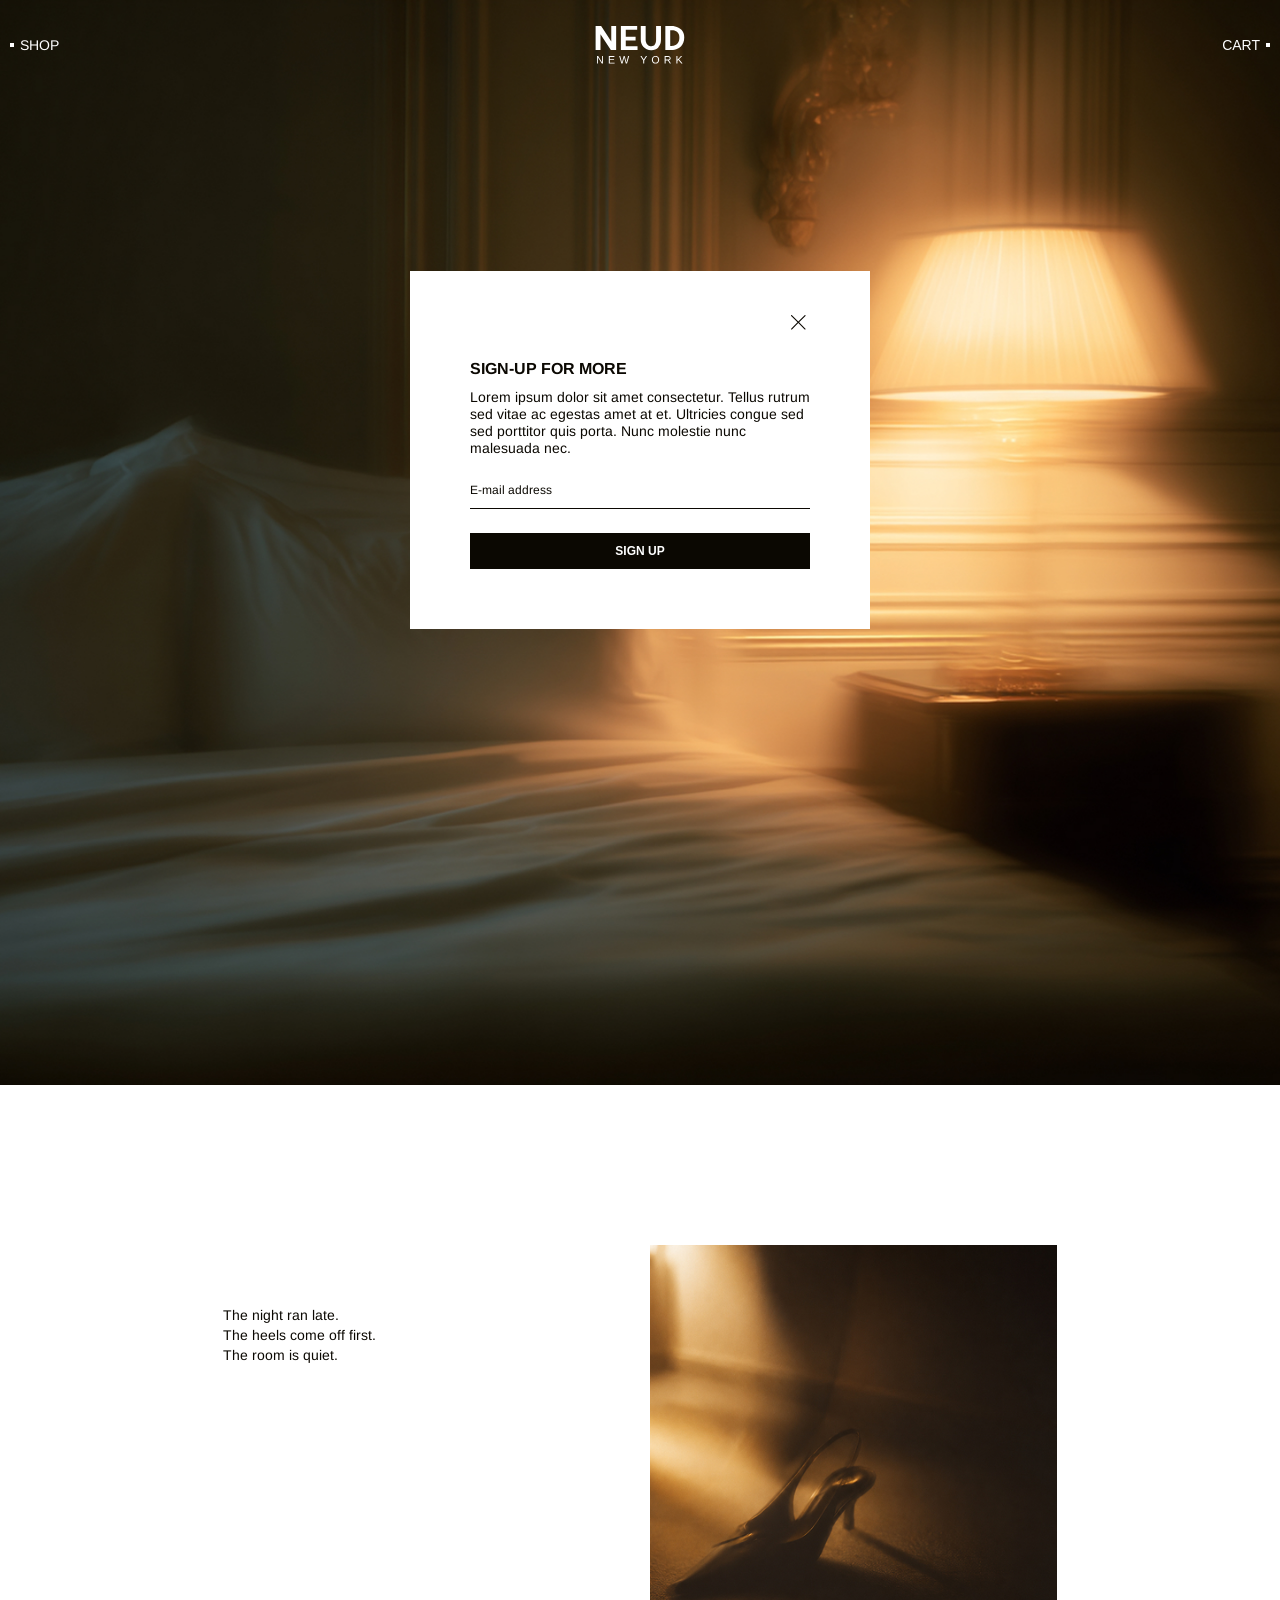
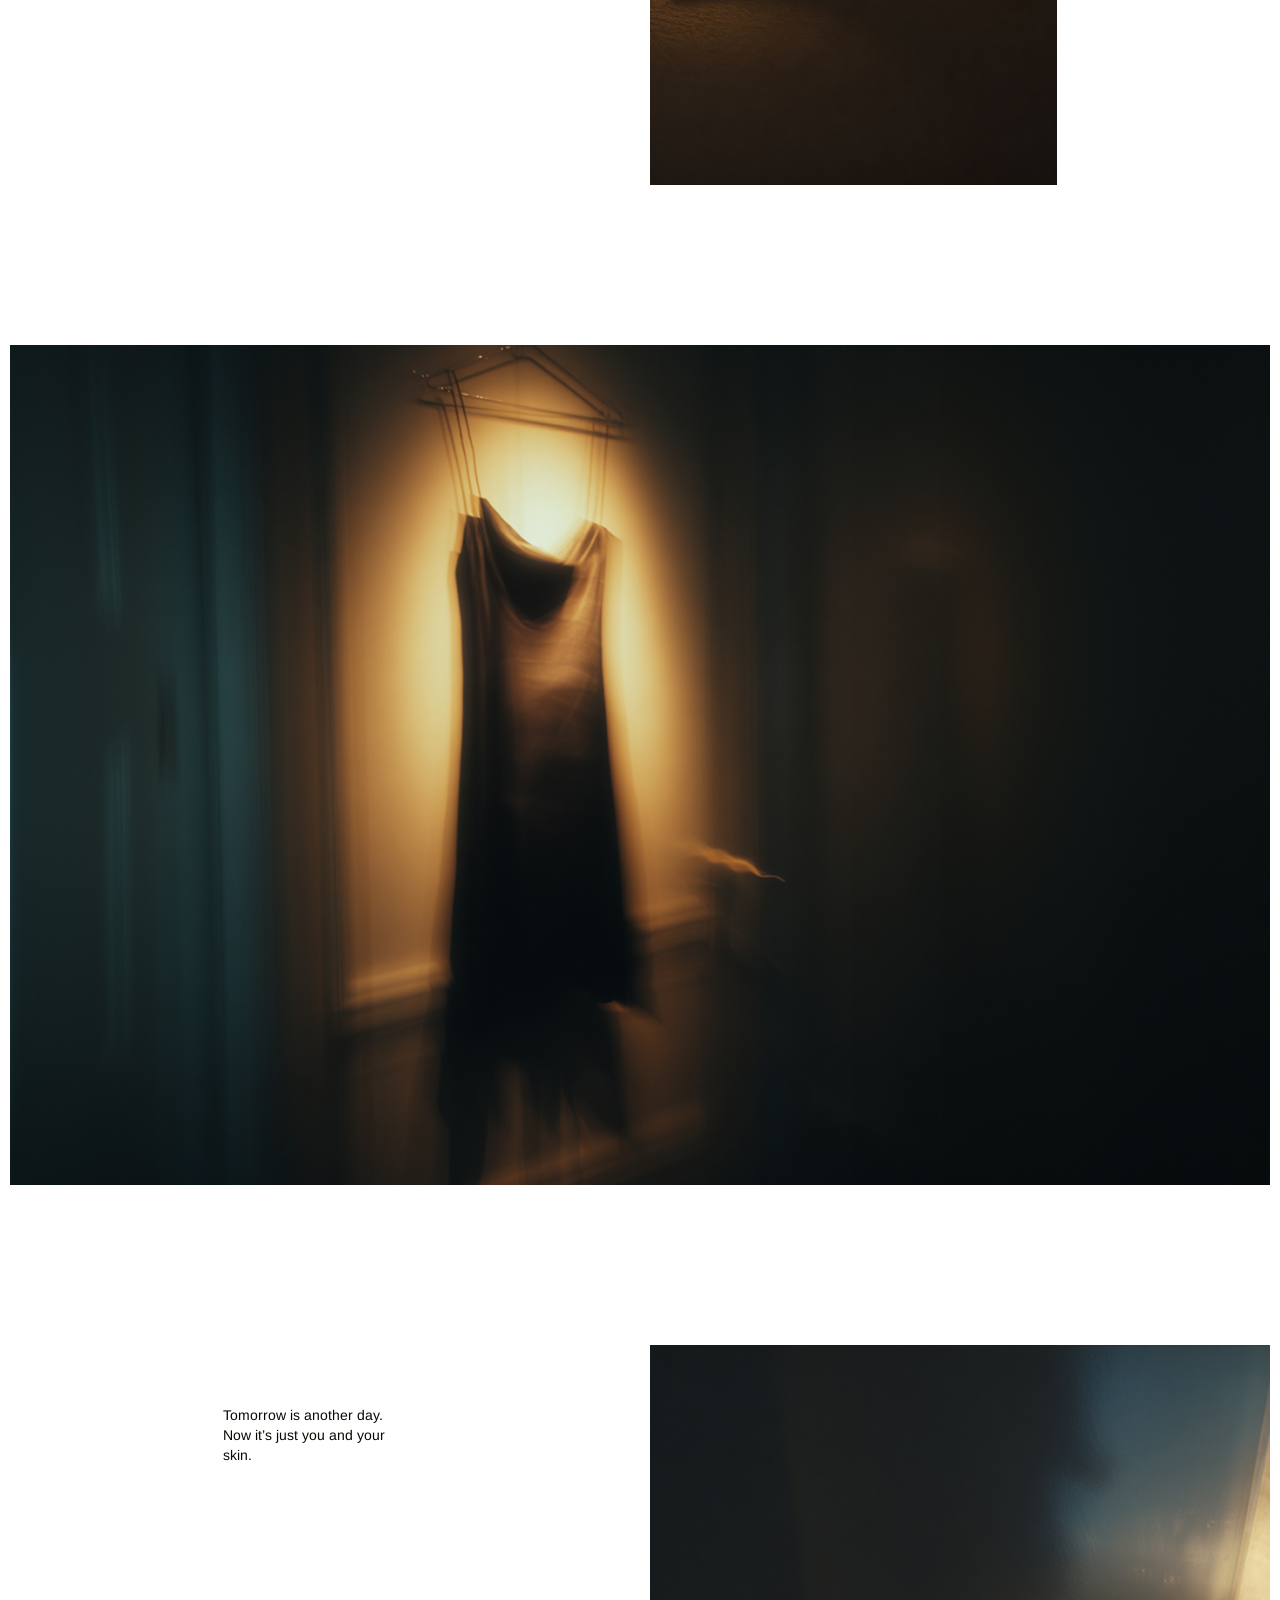
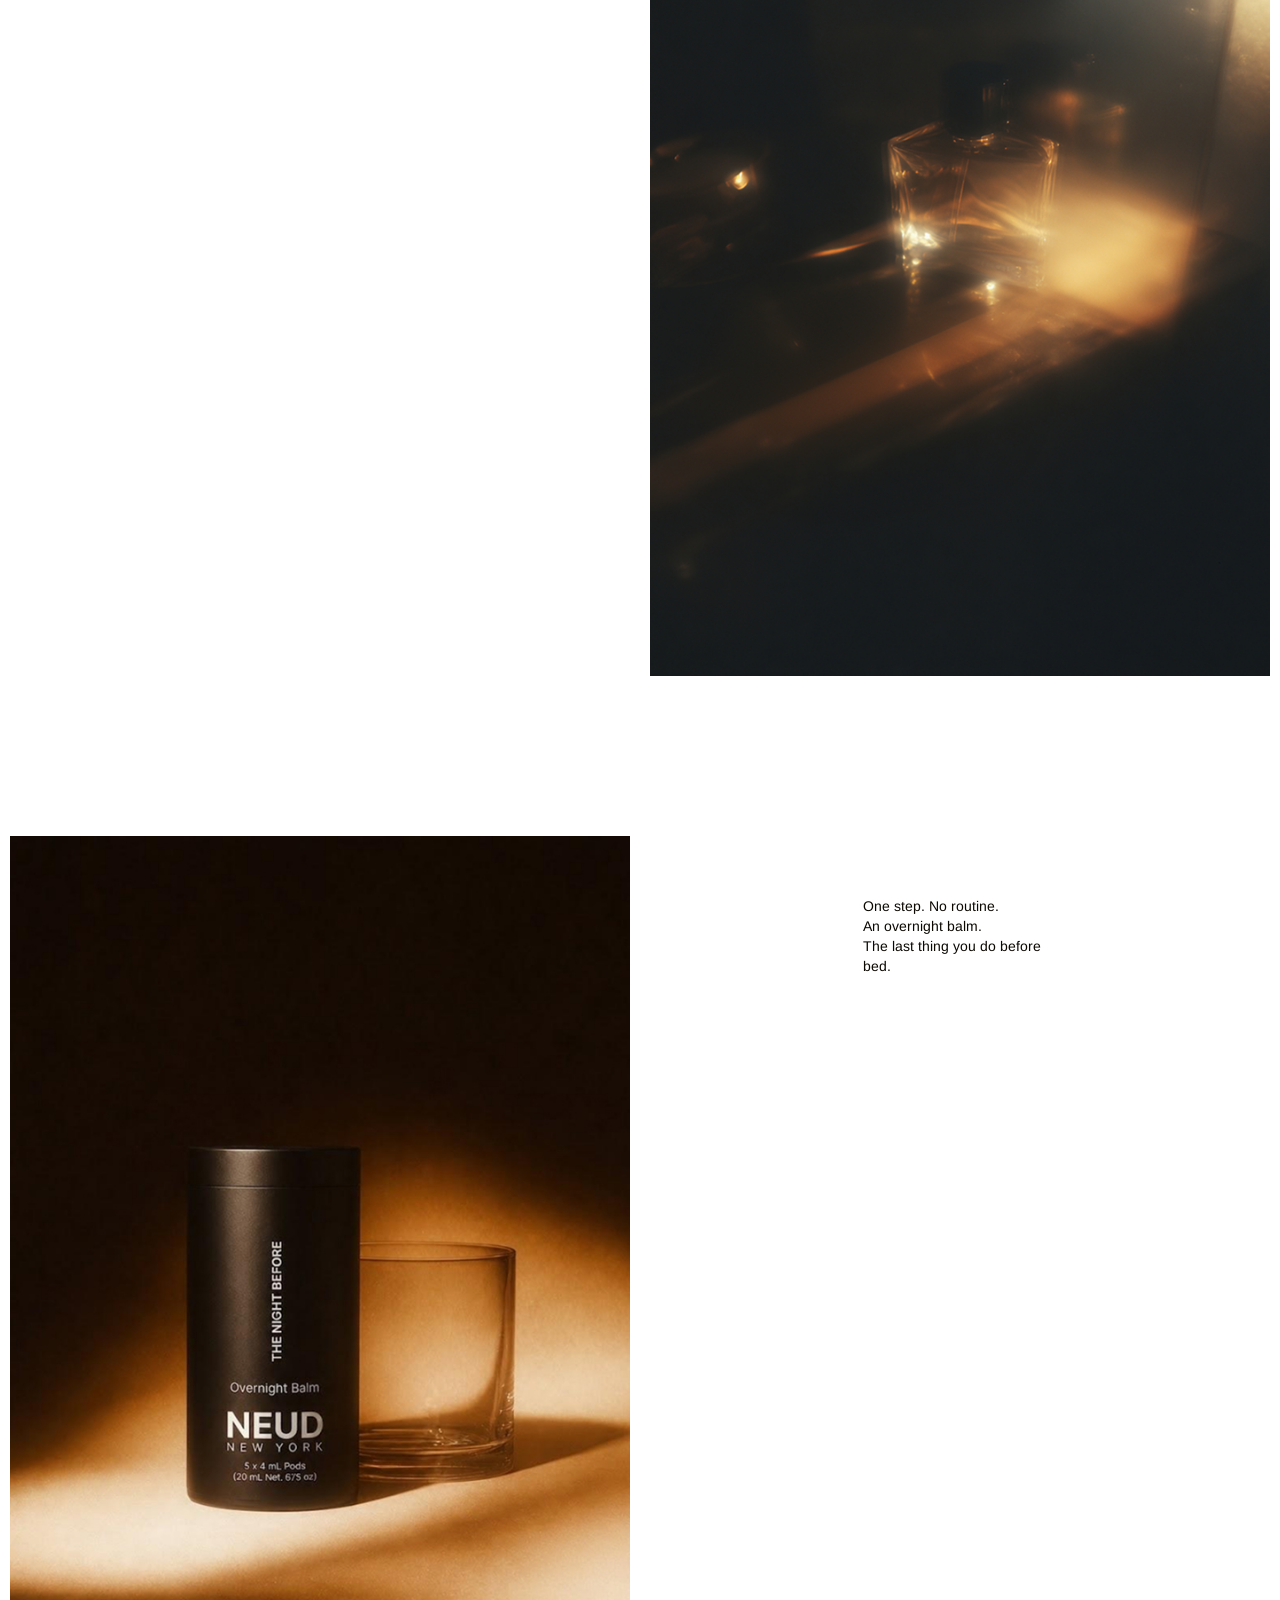
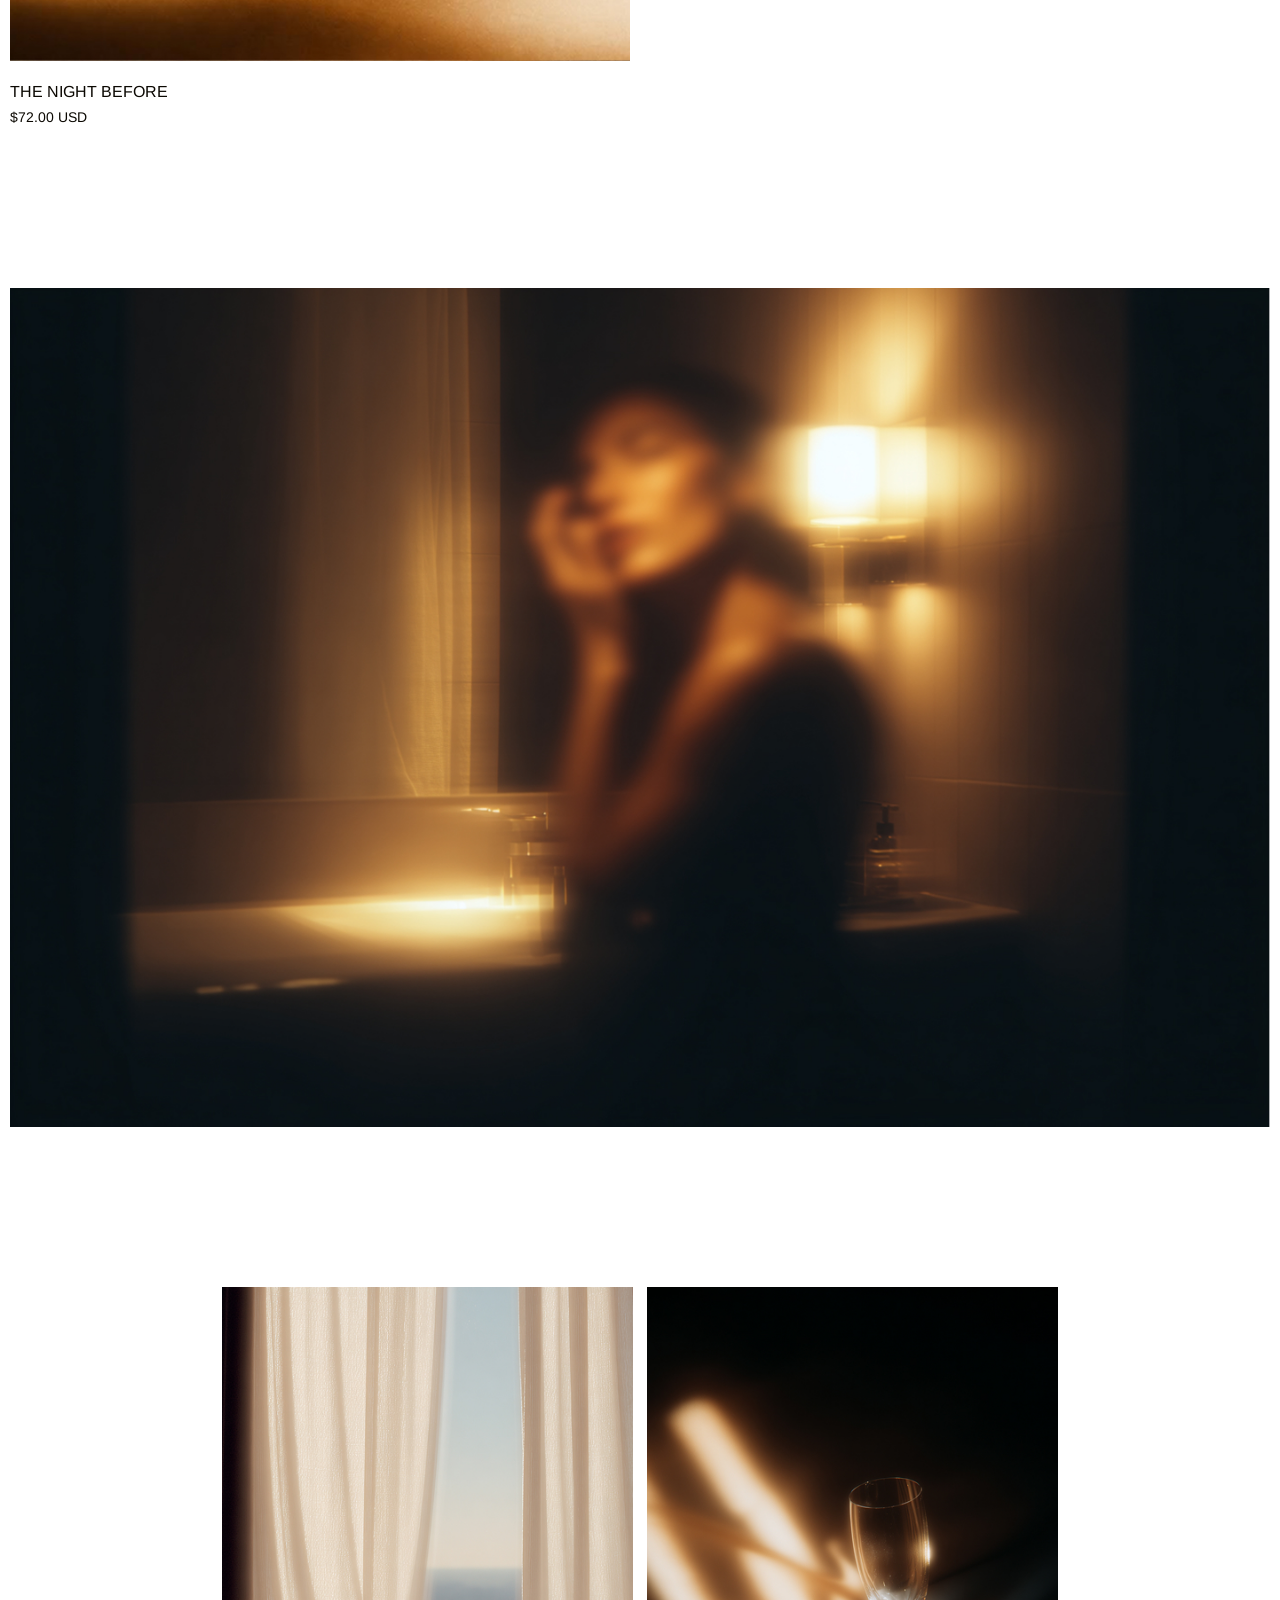
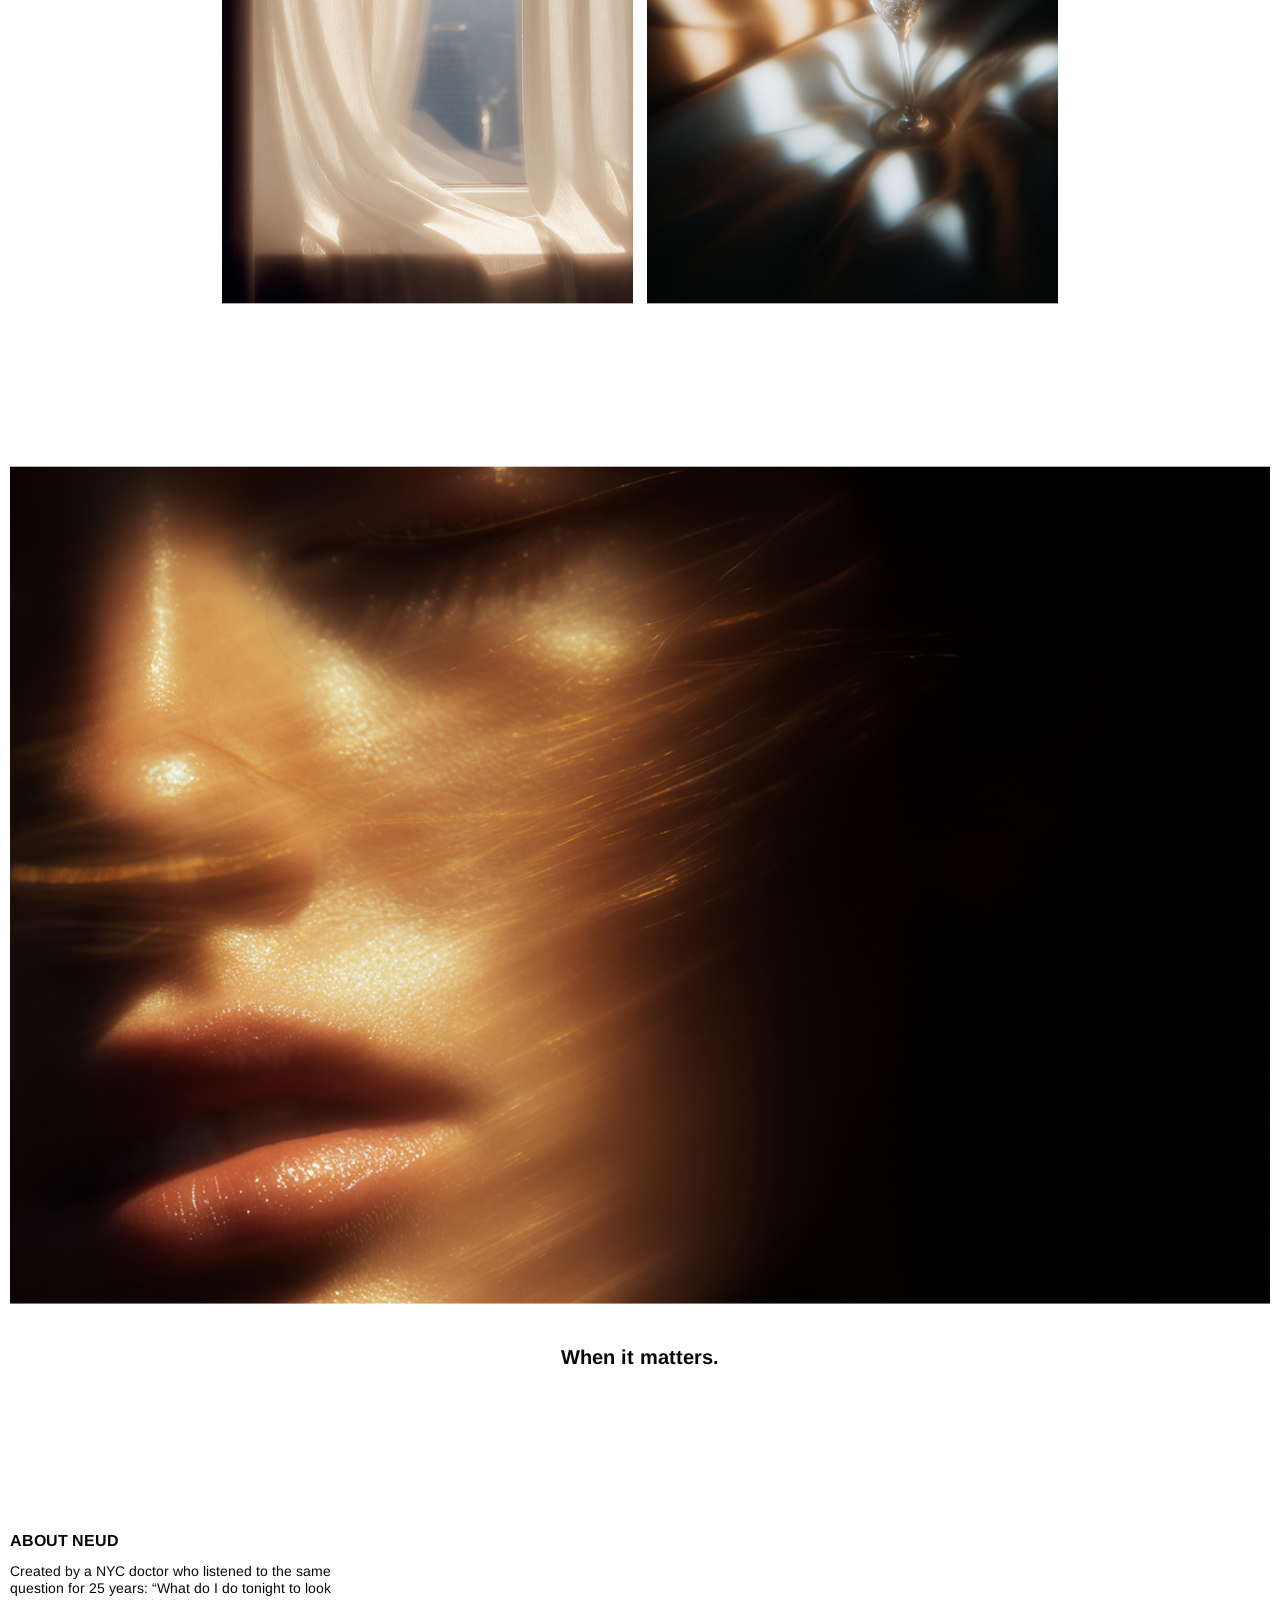
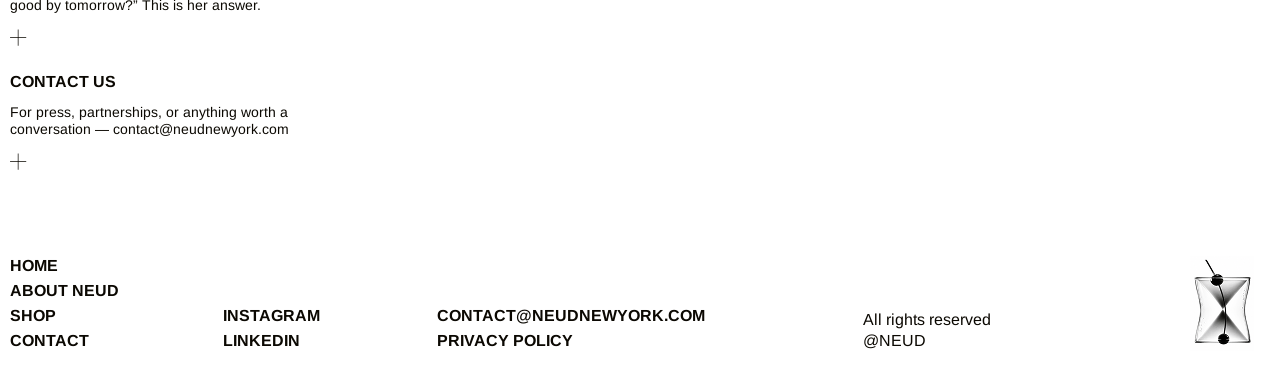
<file: index.html>
<!DOCTYPE html>
<html lang="en">

<head>
	<meta charset="UTF-8">
	<meta name="viewport" content="width=device-width, initial-scale=1.0">
	<title>Neud | Home</title>
	<!-- css link start -->
	<link rel="icon" href="./assets/images/NEUD-Favicon.webp" type="image/x-icon">
	<link rel="stylesheet" href="./assets/css/footer.css">
	<link rel="stylesheet" href="./assets/css/img-grid-section.css">
	<link rel="stylesheet" href="./assets/css/product-text-section.css">
	<link rel="stylesheet" href="./assets/css/card.css">
	<link rel="stylesheet" href="./assets/css/img-text-section2.css">
	<link rel="stylesheet" href="./assets/css/banner-section.css">
	<link rel="stylesheet" href="./assets/css/img-text-section.css">
	<link rel="stylesheet" href="./assets/css/hero-section.css">
	<link rel="stylesheet" href="./assets/css/navbar.css">
	<link rel="stylesheet" href="./assets/css/main.css">
	<!-- css link end -->
</head>

<body>
	<!-- navbar section start -->
	<header>
		<nav class="navbar home-nav home-nav-active">
			<div class="navbar-left">
				<ul class="navbar-links">
					<li><a href="#!" class="navbar-link-item">shop</a></li>
				</ul>
			</div>
			<div class="navbar-logo">
				<a href="index.html" class="logo-white">
					<img src="./assets/images/NEUD-white.svg" alt="NEUD-white">
				</a>
				<a href="index.html" class="logo-black">
					<img src="./assets/images/NEUD-black.svg" alt="NEUD-black">
				</a>
			</div>
			<div class="navbar-right">
				<ul class="navbar-links">
					<li><button class="navbar-link-item cart-drawer-open">cart</button></li>
				</ul>
			</div>
		</nav>
	</header>
	<!-- navbar section start -->

	<main>
		<!-- hero-section start -->
		<section class="hero-section">
			<a href="#!" class="link"></a>
			<img src="./assets/images/hero-bg-desktop.jpg" alt="hero-bg" class="desktop-img">
			<img src="./assets/images/hero-bg-mobile.jpg" alt="hero-bg" class="mobile-img">
		</section>
		<!-- hero-section end -->

		<!-- img-text-section start -->
		<section class="img-text-section">
			<div class="container">
				<div class="img-text-wrapper">
					<div class="blank"></div>
					<div class="img-text-content">
						<p>The night ran late.</p>
						<p>The heels come off first. </p>
						<p>The room is quiet.</p>
					</div>
					<div class="blank"></div>
					<div class="img-text-img">
						<img src="./assets/images/img-text-img1.jpg" alt="img-text-img1">
					</div>
					<div class="blank"></div>
				</div>
			</div>
		</section>
		<!-- img-text-section end -->

		<!-- banner-section start -->
		<section class="banner-section">
			<img src="./assets/images/desktop-banner1.jpg" alt="desktop-banner1" class="desktop-banner-img">
			<img src="./assets/images/mobile-banner1.jpg" alt="mobile-banner" class="mobile-banner-img">
		</section>
		<!-- banner-section end -->

		<!-- img-text-section2 start -->
		<section class="img-text-section2">
			<div class="container">
				<div class="img-text-wrapper2">
					<div class="blank"></div>
					<div class="img-text-content2">
						<p>Tomorrow is another day.</p>
						<p>Now it’s just you and your skin.</p>
					</div>
					<div class="blank"></div>
					<div class="img-text-img2">
						<img src="./assets/images/img-text-img2.jpg" alt="img-text-img2">
					</div>
				</div>
			</div>
		</section>
		<!-- img-text-section2 end -->

		<!-- product-text-section start -->
		<section class="product-text-section">
			<div class="container">
				<div class="product-text-wrapper">
					<div class="product-text-card">
						<div class="product-card card_hover">
							<div class="card-image-wrap">
								<div class="card-img">
									<a class="main-img" href="#">
										<img class="card_img" src="./assets/images/product-img1.jpg" alt="product-img1">
									</a>
									<a class="hover-img" href="#">
										<img class="card_hover_img" src="./assets/images/product-hover-img1.jpg" alt="product-hover-img1">
									</a>
								</div>
								<button class="card-btn">
									<svg width="22" height="20" viewBox="0 0 22 20" fill="none" xmlns="http://www.w3.org/2000/svg">
										<path
											d="M18.9184 18.9333H2.75841C2.56155 18.9324 2.37178 18.8598 2.22455 18.7292C2.07731 18.5985 1.98271 18.4187 1.95841 18.2233L0.538406 5.42333C0.525777 5.3118 0.536756 5.19886 0.570631 5.09186C0.604506 4.98486 0.660518 4.88618 0.735027 4.80224C0.809536 4.7183 0.900873 4.65097 1.0031 4.60464C1.10533 4.55831 1.21617 4.53402 1.32841 4.53333H20.3484C20.4606 4.53404 20.5715 4.55835 20.6737 4.60469C20.7759 4.65102 20.8672 4.71834 20.9417 4.80228C21.0162 4.88622 21.0723 4.98489 21.1061 5.09188C21.14 5.19888 21.151 5.3118 21.1384 5.42333L19.7184 18.2233C19.6941 18.4187 19.5995 18.5985 19.4522 18.7291C19.305 18.8598 19.1152 18.9324 18.9184 18.9333Z"
											stroke="black" stroke-width="1.06667" stroke-linecap="round" stroke-linejoin="round" />
										<path
											d="M6.83844 7.73332V4.53332C6.83844 3.47246 7.25987 2.45504 8.01001 1.7049C8.76016 0.954753 9.77757 0.533325 10.8384 0.533325C11.8993 0.533325 12.9167 0.954753 13.6669 1.7049C14.417 2.45504 14.8384 3.47246 14.8384 4.53332V7.73332"
											stroke="black" stroke-width="1.06667" stroke-linecap="round" stroke-linejoin="round" />
									</svg>
								</button>
							</div>
							<div class="card-content">
								<a href="#" class="card-title">The night before</a>
								<div class="card-price-wrap">
									<p class="latest-price">$72.00 USD</p>
									<p class="previous-price"></p>
								</div>
							</div>
						</div>
						<div class="product-text-card-mobile">
							<p>WHEN IT MATTERS.</p>
							<p><strong>SHOP THE NIGHT BEFORE</strong></p>
						</div>
					</div>
					<div class="blank"></div>
					<div class="product-text-content">
						<div class="product-text-desktop-content">
							<p>One step. No routine.</p>
							<p>An overnight balm.</p>
							<p>The last thing you do before bed.</p>
						</div>
						<div class="product-text-mobile-content">
							<p>One step. No routine. An overnight balm.  The last thing you do before bed.</p>
						</div>
					</div>
					<div class="blank"></div>
				</div>
			</div>
		</section>
		<!-- product-text-section end -->

		<!-- banner-section start -->
		<section class="banner-section">
			<img src="./assets/images/desktop-banner-img2.jpg" alt="desktop-banner2" class="desktop-banner-img">
			<img src="./assets/images/mobile-banner-img2.jpg" alt="mobile-banner2" class="mobile-banner-img">
		</section>
		<!-- banner-section end -->

		<!-- img-grid-section start -->
		<section class="img-grid-section">
			<div class="container">
				<div class="img-grid-wrap">
					<div class="blank"></div>
					<div class="img-grid-item">
						<img src="./assets/images/grid-img1.jpg" alt="grid-img1">
					</div>
					<div class="img-grid-item">
						<img src="./assets/images/grid-img2.jpg" alt="grid-img2">
					</div>
					<div class="blank"></div>
				</div>
			</div>
		</section>
		<!-- img-grid-section end -->

		<!-- banner-section start -->
		<section class="banner-section">
			<img src="./assets/images/desktop-banner-img3.jpg" alt="desktop-banner3" class="desktop-banner-img">
			<img src="./assets/images/mobile-banner-img3.jpg" alt="mobile-banner3" class="mobile-banner-img">
			<p class="banner-title">When it matters.</p>
		</section>
		<!-- banner-section end -->

		<!-- cart-drawer start -->
		<div class="cart-drawer">
			<span class="cart-drawer-close-window-btn"></span>
			<div class="cart-drawer-inner">
				<div class="cart-drawer-top">
					<p class="cart-drawer-title">cart <span>(1 item)</span></p>
					<button class="cart-drawer-close-btn" type="button" aria-label="size chart drawer close"
						title="cart-drawer-close-btn">
						<svg width="10" height="10" viewBox="0 0 10 10" fill="none" xmlns="http://www.w3.org/2000/svg">
							<path
								d="M9.85403 9.14653C9.90048 9.19298 9.93733 9.24813 9.96247 9.30883C9.98762 9.36953 10.0006 9.43458 10.0006 9.50028C10.0006 9.56598 9.98762 9.63103 9.96247 9.69173C9.93733 9.75242 9.90048 9.80757 9.85403 9.85403C9.80757 9.90048 9.75242 9.93733 9.69173 9.96247C9.63103 9.98762 9.56598 10.0006 9.50028 10.0006C9.43458 10.0006 9.36953 9.98762 9.30883 9.96247C9.24813 9.93733 9.19298 9.90048 9.14653 9.85403L5.00028 5.70715L0.854028 9.85403C0.760208 9.94785 0.63296 10.0006 0.500278 10.0006C0.367596 10.0006 0.240348 9.94785 0.146528 9.85403C0.0527077 9.76021 2.61548e-09 9.63296 0 9.50028C-2.61548e-09 9.3676 0.0527077 9.24035 0.146528 9.14653L4.2934 5.00028L0.146528 0.854028C0.0527077 0.760208 0 0.63296 0 0.500278C0 0.367596 0.0527077 0.240348 0.146528 0.146528C0.240348 0.0527077 0.367596 0 0.500278 0C0.63296 0 0.760208 0.0527077 0.854028 0.146528L5.00028 4.2934L9.14653 0.146528C9.24035 0.0527077 9.3676 -2.61548e-09 9.50028 0C9.63296 2.61548e-09 9.76021 0.0527077 9.85403 0.146528C9.94785 0.240348 10.0006 0.367596 10.0006 0.500278C10.0006 0.63296 9.94785 0.760208 9.85403 0.854028L5.70715 5.00028L9.85403 9.14653Z"
								fill="#0B0802" />
						</svg>
					</button>
				</div>
				<div class="cart-drawer-content">
					<div class="cart-drawer-items">
						<div class="cart-drawer-item">
							<div class="cart-drawer-item-img">
								<img src="./assets/images/card-drawer-img1.jpg" alt="card-drawer-img1">
							</div>
							<div class="cart-drawer-item-content-wrap">
								<div class="cart-drawer-item-content-inner">
									<div class="cart-drawer-item-content">
										<p class="cart-drawer-item-title">The night before</p>
										<p class="cart-drawer-item-price">$72.00 USD</p>
										<p class="cart-drawer-item-qty">Qty: 1</p>
									</div>
									<div class="cart-drawer-item-qty-btn-wrap">
										<button class="cart-drawer-item-qty-btn">-</button>
										<input type="text" class="cart-drawer-item-qty-input" value="1" readonly>
										<button class="cart-drawer-item-qty-btn">+</button>
									</div>
								</div>
								<div class="cart-drawer-item-remove-btn-wrap">
									<button class="cart-drawer-item-remove-btn">
										<svg width="12" height="13" viewBox="0 0 12 13" fill="none" xmlns="http://www.w3.org/2000/svg">
											<path
												d="M11.375 2H0.375C0.275544 2 0.180161 2.03951 0.109835 2.10983C0.0395088 2.18016 0 2.27554 0 2.375C0 2.47446 0.0395088 2.56984 0.109835 2.64017C0.180161 2.71049 0.275544 2.75 0.375 2.75H1V11.875C1 12.1071 1.09219 12.3296 1.25628 12.4937C1.42038 12.6578 1.64294 12.75 1.875 12.75H9.875C10.1071 12.75 10.3296 12.6578 10.4937 12.4937C10.6578 12.3296 10.75 12.1071 10.75 11.875V2.75H11.375C11.4745 2.75 11.5698 2.71049 11.6402 2.64017C11.7105 2.56984 11.75 2.47446 11.75 2.375C11.75 2.27554 11.7105 2.18016 11.6402 2.10983C11.5698 2.03951 11.4745 2 11.375 2ZM10 11.875C10 11.9082 9.98683 11.9399 9.96339 11.9634C9.93995 11.9868 9.90815 12 9.875 12H1.875C1.84185 12 1.81005 11.9868 1.78661 11.9634C1.76317 11.9399 1.75 11.9082 1.75 11.875V2.75H10V11.875ZM3 0.375C3 0.275544 3.03951 0.180161 3.10984 0.109835C3.18016 0.0395088 3.27554 0 3.375 0H8.375C8.47446 0 8.56984 0.0395088 8.64017 0.109835C8.71049 0.180161 8.75 0.275544 8.75 0.375C8.75 0.474456 8.71049 0.569839 8.64017 0.640165C8.56984 0.710491 8.47446 0.75 8.375 0.75H3.375C3.27554 0.75 3.18016 0.710491 3.10984 0.640165C3.03951 0.569839 3 0.474456 3 0.375Z"
												fill="black" />
										</svg>
									</button>
								</div>
							</div>
						</div>
					</div>
				</div>
				<div class="cart-drawer-empty">
					<div class="cart-drawer-empty-text">
						<p>Your Cart Is Empty</p>
						<a href="#!" class="btn">shop now</a>
					</div>
				</div>
				<div class="cart-drawer-footer">
					<div class="cart-drawer-total-wrap">
						<p class="cart-drawer-total-title">total</p>
						<p class="cart-drawer-total-price">$72.00 USD</p>
					</div>
					<div class="cart-drawer-checkout-btn-wrap">
						<button class="btn">secure checkout</button>
					</div>
				</div>
			</div>
		</div>
		<!-- cart-drawer end -->

		<!-- modal start -->
		<!-- <button id="openBtn" class="demo-btn">Open Modal</button> -->
		<div class="modal" id="newsletterModal" aria-hidden="true">
			<div class="overlay" data-close></div>
			<div class="modal-card">
				<button class="modal-close" data-close>
					<svg width="15" height="15" viewBox="0 0 15 15" fill="none" xmlns="http://www.w3.org/2000/svg">
						<path
							d="M14.446 13.651C14.5012 13.7025 14.5456 13.7646 14.5763 13.8336C14.607 13.9026 14.6236 13.9771 14.6249 14.0526C14.6262 14.1281 14.6124 14.2031 14.5841 14.2732C14.5558 14.3432 14.5137 14.4068 14.4602 14.4602C14.4068 14.5137 14.3432 14.5558 14.2732 14.5841C14.2031 14.6124 14.1281 14.6262 14.0526 14.6249C13.9771 14.6236 13.9026 14.607 13.8336 14.5763C13.7646 14.5456 13.7025 14.5012 13.651 14.446L7.29847 8.09441L0.945969 14.446C0.839338 14.5453 0.698303 14.5994 0.552577 14.5969C0.406851 14.5943 0.267812 14.5352 0.164752 14.4322C0.0616926 14.3291 0.0026588 14.1901 8.76355e-05 14.0444C-0.00248353 13.8986 0.0516087 13.7576 0.150969 13.651L6.50253 7.29847L0.150969 0.945969C0.0516087 0.839338 -0.00248353 0.698303 8.76355e-05 0.552577C0.0026588 0.406851 0.0616926 0.267812 0.164752 0.164752C0.267812 0.0616926 0.406851 0.0026588 0.552577 8.76355e-05C0.698303 -0.00248353 0.839338 0.0516087 0.945969 0.150969L7.29847 6.50253L13.651 0.150969C13.7576 0.0516087 13.8986 -0.00248353 14.0444 8.76355e-05C14.1901 0.0026588 14.3291 0.0616926 14.4322 0.164752C14.5352 0.267812 14.5943 0.406851 14.5969 0.552577C14.5994 0.698303 14.5453 0.839338 14.446 0.945969L8.09441 7.29847L14.446 13.651Z"
							fill="#0B0802" />
					</svg>
				</button>
				<h3 class="modal-title">SIGN-UP FOR MORE</h3>
				<p class="modal-text">Lorem ipsum dolor sit amet consectetur. Tellus rutrum sed vitae ac egestas amet at et.
					Ultricies congue sed sed porttitor quis porta. Nunc molestie nunc malesuada nec.</p>
				<form class="modal-form">
					<div class="contact-field-col">
						<input type="email" placeholder="E-mail address" required>
					</div>
					<div class="modal-btn">
						<button class="btn">SIGN UP</button>
					</div>
				</form>
			</div>
		</div>
		<!-- modal end -->

	</main>

	<!-- footer start -->
	<footer class="footer">
		<div class="footer-wrap">
			<div class="footer-top">
				<div class="footer-top-item">
					<p class="title">about neud</p>
					<p class="text">Created by a NYC doctor who listened to the same question for 25 years: “What do I do tonight
						to look good by tomorrow?” This is her answer.</p>
					<a href="#!" class="link">
						<svg width="18" height="18" viewBox="0 0 18 18" fill="none" xmlns="http://www.w3.org/2000/svg">
							<path
								d="M17.25 8.625C17.25 8.72446 17.2105 8.81984 17.1402 8.89017C17.0698 8.96049 16.9745 9 16.875 9H9V16.875C9 16.9745 8.96049 17.0698 8.89017 17.1402C8.81984 17.2105 8.72446 17.25 8.625 17.25C8.52554 17.25 8.43016 17.2105 8.35983 17.1402C8.28951 17.0698 8.25 16.9745 8.25 16.875V9H0.375C0.275544 9 0.180161 8.96049 0.109835 8.89017C0.0395089 8.81984 0 8.72446 0 8.625C0 8.52554 0.0395089 8.43016 0.109835 8.35983C0.180161 8.28951 0.275544 8.25 0.375 8.25H8.25V0.375C8.25 0.275544 8.28951 0.180161 8.35983 0.109835C8.43016 0.0395089 8.52554 0 8.625 0C8.72446 0 8.81984 0.0395089 8.89017 0.109835C8.96049 0.180161 9 0.275544 9 0.375V8.25H16.875C16.9745 8.25 17.0698 8.28951 17.1402 8.35983C17.2105 8.43016 17.25 8.52554 17.25 8.625Z"
								fill="#0B0802" />
						</svg>
					</a>
				</div>
				<div class="footer-top-item">
					<p class="title">contact us</p>
					<p class="text">For press, partnerships, or anything worth a conversation — <a
							href="#!">contact@neudnewyork.com</a></p>
					<a href="#!" class="link">
						<svg width="18" height="18" viewBox="0 0 18 18" fill="none" xmlns="http://www.w3.org/2000/svg">
							<path
								d="M17.25 8.625C17.25 8.72446 17.2105 8.81984 17.1402 8.89017C17.0698 8.96049 16.9745 9 16.875 9H9V16.875C9 16.9745 8.96049 17.0698 8.89017 17.1402C8.81984 17.2105 8.72446 17.25 8.625 17.25C8.52554 17.25 8.43016 17.2105 8.35983 17.1402C8.28951 17.0698 8.25 16.9745 8.25 16.875V9H0.375C0.275544 9 0.180161 8.96049 0.109835 8.89017C0.0395089 8.81984 0 8.72446 0 8.625C0 8.52554 0.0395089 8.43016 0.109835 8.35983C0.180161 8.28951 0.275544 8.25 0.375 8.25H8.25V0.375C8.25 0.275544 8.28951 0.180161 8.35983 0.109835C8.43016 0.0395089 8.52554 0 8.625 0C8.72446 0 8.81984 0.0395089 8.89017 0.109835C8.96049 0.180161 9 0.275544 9 0.375V8.25H16.875C16.9745 8.25 17.0698 8.28951 17.1402 8.35983C17.2105 8.43016 17.25 8.52554 17.25 8.625Z"
								fill="#0B0802" />
						</svg>
					</a>
				</div>
			</div>
			<div class="footer-bottom">
				<div class="footer-nav-item">
					<ul>
						<li><a href="#!">home</a></li>
						<li><a href="#!">about neud</a></li>
						<li><a href="#!">shop</a></li>
						<li><a href="#!">contact</a></li>
					</ul>
				</div>
				<div class="footer-nav-item text-center">
					<ul>
						<li><a href="#!">instagram</a></li>
						<li><a href="#!">linkedin</a></li>
					</ul>
				</div>
				<div class="footer-nav-item big">
					<ul>
						<li><a href="#!">contact@neudnewyork.com</a></li>
						<li><a href="#!">Privacy policy</a></li>
					</ul>
				</div>
				<div class="footer-coypyright-wrap">
					<p class="coypyright-text">All rights reserved @NEUD</p>
				</div>
				<div class="footer-btm-img-wrap">
					<img src="./assets/images/footer-btm-img.png" alt="footer-btm-img" class="footer-btm-img">
				</div>
			</div>
		</div>
	</footer>
	<!-- footer end -->

	<!-- js link start -->
	<script src="./assets/js/modal.js"></script>
	<script src="./assets/js/script.js"></script>
	<!-- js link end -->
</body>

</html>
</file>
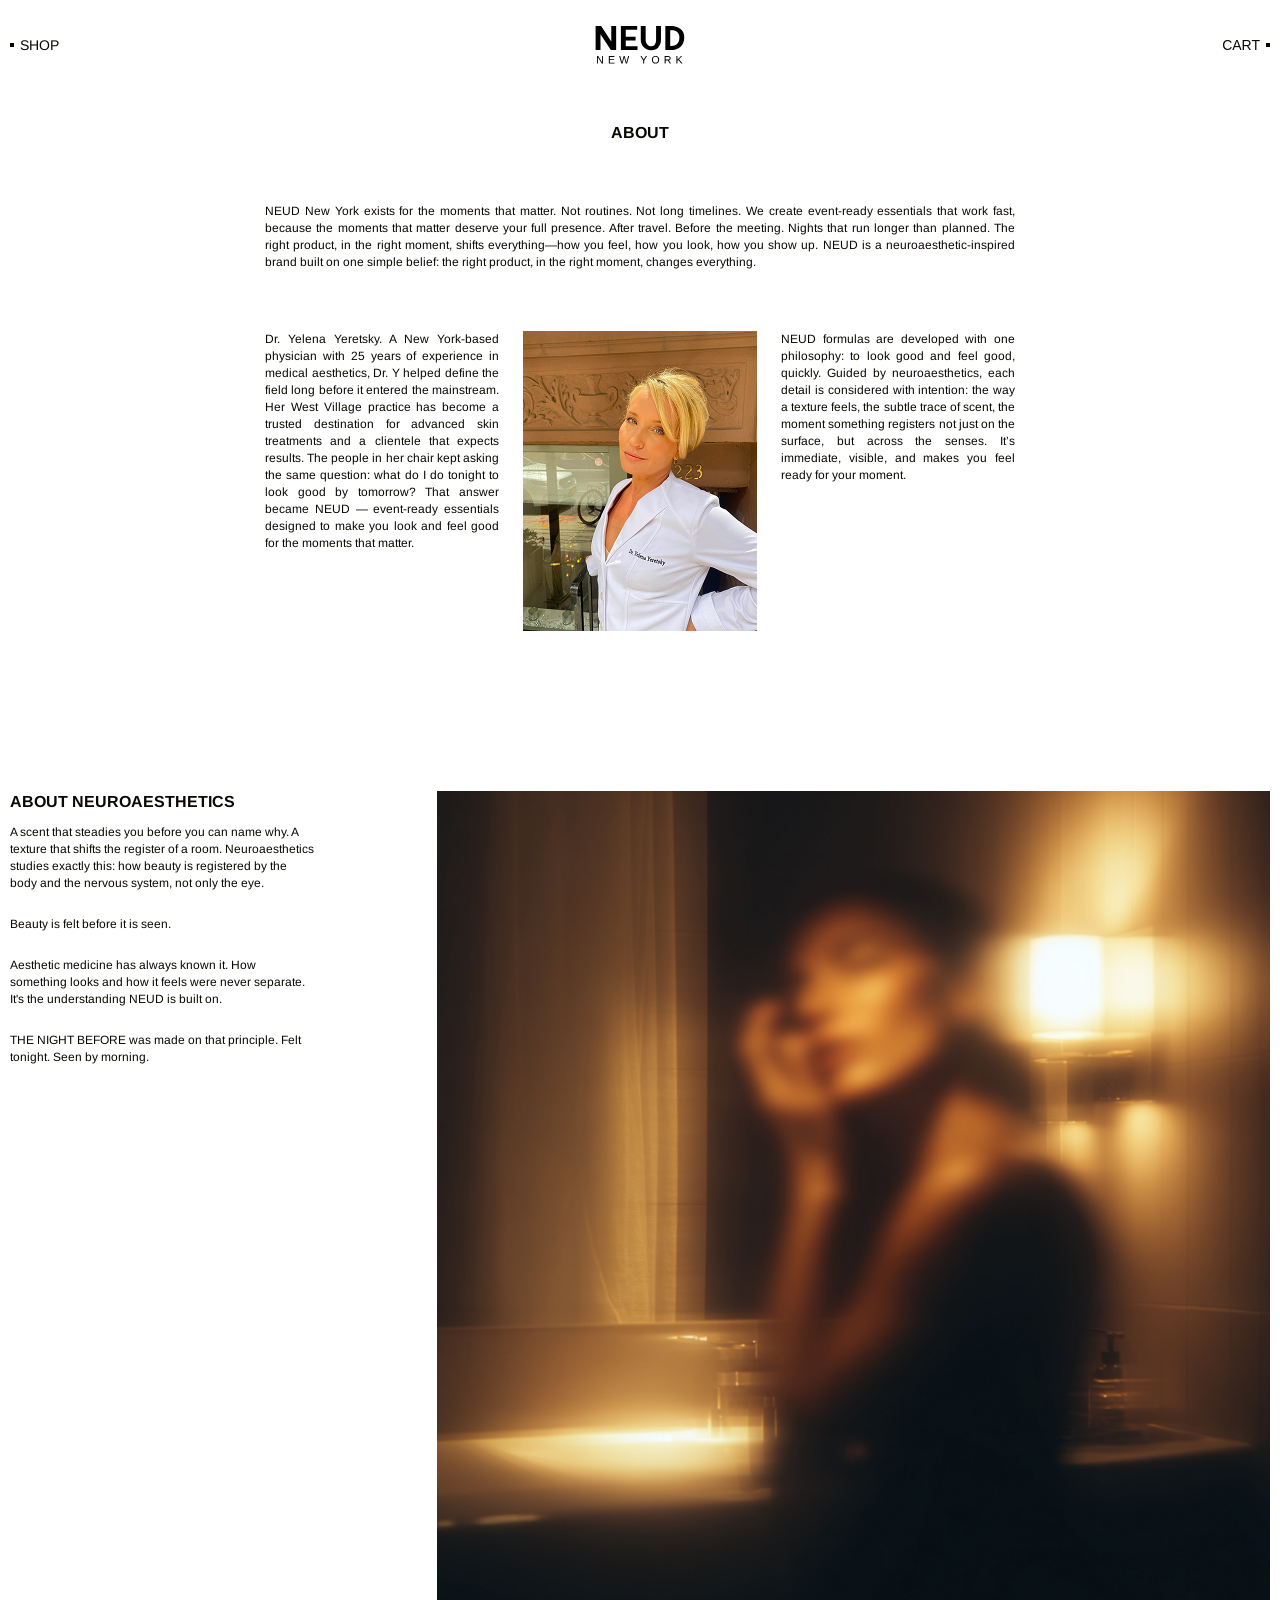
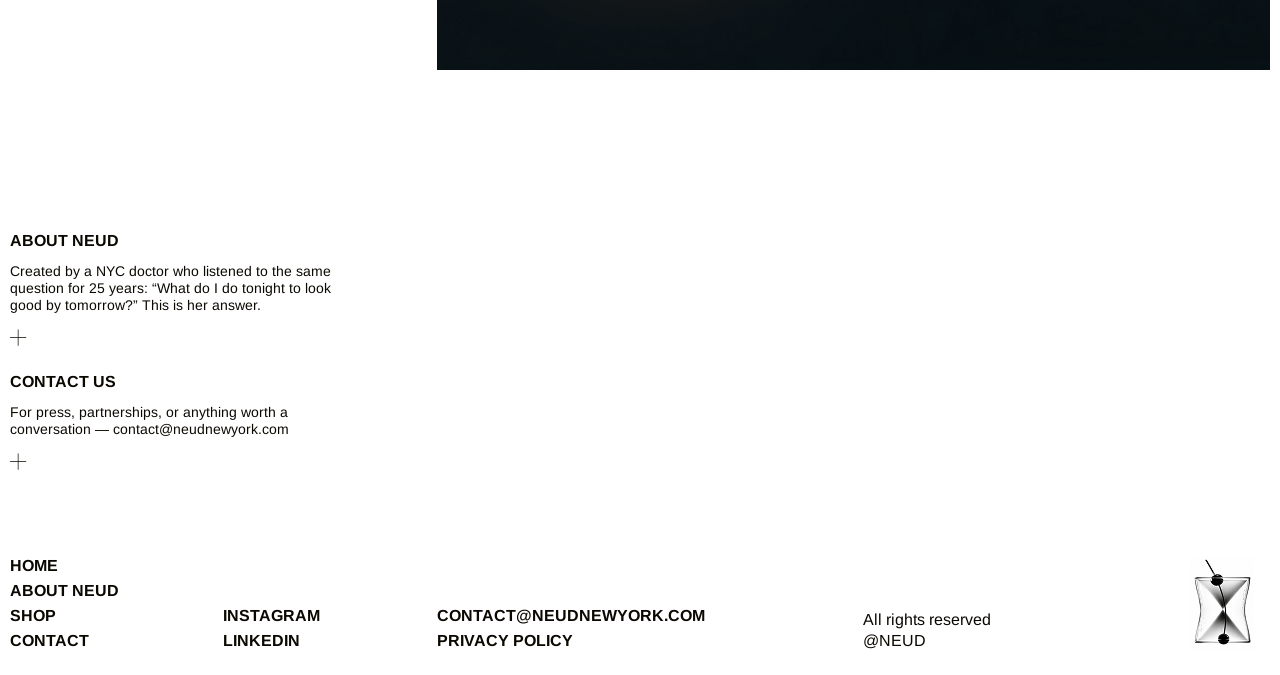
<file: about.html>
<!DOCTYPE html>
<html lang="en">

<head>
	<meta charset="UTF-8">
	<meta name="viewport" content="width=device-width, initial-scale=1.0">
	<title>Neud | About Us</title>
	<!-- css link start -->
	<link rel="icon" href="./assets/images/NEUD-Favicon.webp" type="image/x-icon">
	<link rel="stylesheet" href="./assets/css/footer.css">
	<link rel="stylesheet" href="./assets/css/img-text-section3.css">
	<link rel="stylesheet" href="./assets/css/about-section.css">
	<link rel="stylesheet" href="./assets/css/card.css">
	<link rel="stylesheet" href="./assets/css/navbar.css">
	<link rel="stylesheet" href="./assets/css/main.css">
	<!-- css link end -->
</head>

<body>
	<!-- navbar section start -->
	<header>
		<nav class="navbar ">
			<div class="navbar-left">
				<ul class="navbar-links">
					<li><a href="#!" class="navbar-link-item">shop</a></li>
				</ul>
			</div>
			<div class="navbar-logo">
				<a href="index.html" class="logo-white">
					<img src="./assets/images/NEUD-white.svg" alt="NEUD-white">
				</a>
				<a href="index.html" class="logo-black">
					<img src="./assets/images/NEUD-black.svg" alt="NEUD-black">
				</a>
			</div>
			<div class="navbar-right">
				<ul class="navbar-links">
					<li><button class="navbar-link-item cart-drawer-open">cart</button></li>
				</ul>
			</div>
		</nav>
	</header>
	<!-- navbar section start -->

	<main>
		<!-- about-section start -->
		<section class="about-section">
			<div class="container">
				<div class="about-wrap">
					<h1 class="about-section-heading">ABOUT</h1>
					<div class="about-content-top">
						<p>NEUD New York exists for the moments that matter. Not routines. Not long timelines. We create
							event-ready
							essentials that work fast, because the moments that matter deserve your full presence. After
							travel.
							Before the meeting. Nights that run longer than planned. The right product, in the right
							moment, shifts
							everything—how you feel, how you look, how you show up. NEUD is a neuroaesthetic-inspired
							brand built on
							one simple belief: the right product, in the right moment, changes everything.</p>
					</div>
					<div class="about-content-grid-wrap">
						<div class="about-content-grid">
							<p>Dr. Yelena Yeretsky. A New York-based physician with 25 years of experience in medical
								aesthetics, Dr.
								Y helped define the field long before it entered the mainstream. Her West Village
								practice has become a
								trusted destination for advanced skin treatments and a clientele that expects results.
								The people in her
								chair kept asking the same question: what do I do tonight to look good by tomorrow? That
								answer became
								NEUD — event-ready essentials designed to make you look and feel good for the moments
								that matter.</p>
						</div>
						<div class="about-img-grid">
							<img src="./assets/images/about-img1.jpg" alt="about-img1">
						</div>
						<div class="about-content-grid pt-8">
							<p>NEUD formulas are developed with one philosophy: to look good and feel good, quickly.
								Guided by
								neuroaesthetics, each detail is considered with intention: the way a texture feels, the
								subtle trace of
								scent, the moment something registers not just on the surface, but across the senses.
								It’s immediate,
								visible, and makes you feel ready for your moment.</p>
						</div>
					</div>
				</div>
			</div>
		</section>
		<!-- about-section end -->

		<!-- img-text-section3 start -->
		<section class="img-text-section3">
			<div class="container">
				<div class="img-text-wrap3">
					<div class="img-text-content3">
						<h2 class="img-text-content3-title">ABOUT NEUROAESTHETICS</h2>
						<div class="img-text-content3-wrap">
							<p>A scent that steadies you before you can name why. A texture that shifts the register of
								a room.
								Neuroaesthetics studies exactly this: how beauty is registered by the body and the
								nervous system, not
								only the eye.</p>
							<p>Beauty is felt before it is seen.</p>
							<p>Aesthetic medicine has always known it. How something looks and how it feels were never
								separate. It's
								the understanding NEUD is built on.</p>
							<p>THE NIGHT BEFORE was made on that principle. Felt tonight. Seen by morning.</p>
						</div>
					</div>
					<div class="img-text-img3">
						<img src="./assets/images/img-text-img3.jpg" alt="img-text-img3">
					</div>
				</div>
			</div>
		</section>
		<!-- img-text-section3 end -->

		<!-- cart-drawer start -->
		<div class="cart-drawer blank">
			<span class="cart-drawer-close-window-btn"></span>
			<div class="cart-drawer-inner">
				<div class="cart-drawer-top">
					<p class="cart-drawer-title">cart <span>(1 item)</span></p>
					<button class="cart-drawer-close-btn" type="button" aria-label="size chart drawer close"
						title="cart-drawer-close-btn">
						<svg width="10" height="10" viewBox="0 0 10 10" fill="none" xmlns="http://www.w3.org/2000/svg">
							<path
								d="M9.85403 9.14653C9.90048 9.19298 9.93733 9.24813 9.96247 9.30883C9.98762 9.36953 10.0006 9.43458 10.0006 9.50028C10.0006 9.56598 9.98762 9.63103 9.96247 9.69173C9.93733 9.75242 9.90048 9.80757 9.85403 9.85403C9.80757 9.90048 9.75242 9.93733 9.69173 9.96247C9.63103 9.98762 9.56598 10.0006 9.50028 10.0006C9.43458 10.0006 9.36953 9.98762 9.30883 9.96247C9.24813 9.93733 9.19298 9.90048 9.14653 9.85403L5.00028 5.70715L0.854028 9.85403C0.760208 9.94785 0.63296 10.0006 0.500278 10.0006C0.367596 10.0006 0.240348 9.94785 0.146528 9.85403C0.0527077 9.76021 2.61548e-09 9.63296 0 9.50028C-2.61548e-09 9.3676 0.0527077 9.24035 0.146528 9.14653L4.2934 5.00028L0.146528 0.854028C0.0527077 0.760208 0 0.63296 0 0.500278C0 0.367596 0.0527077 0.240348 0.146528 0.146528C0.240348 0.0527077 0.367596 0 0.500278 0C0.63296 0 0.760208 0.0527077 0.854028 0.146528L5.00028 4.2934L9.14653 0.146528C9.24035 0.0527077 9.3676 -2.61548e-09 9.50028 0C9.63296 2.61548e-09 9.76021 0.0527077 9.85403 0.146528C9.94785 0.240348 10.0006 0.367596 10.0006 0.500278C10.0006 0.63296 9.94785 0.760208 9.85403 0.854028L5.70715 5.00028L9.85403 9.14653Z"
								fill="#0B0802" />
						</svg>
					</button>
				</div>
				<div class="cart-drawer-content">
					<div class="cart-drawer-items">
						<div class="cart-drawer-item">
							<div class="cart-drawer-item-img">
								<img src="./assets/images/card-drawer-img1.jpg" alt="card-drawer-img1">
							</div>
							<div class="cart-drawer-item-content-wrap">
								<div class="cart-drawer-item-content-inner">
									<div class="cart-drawer-item-content">
										<p class="cart-drawer-item-title">The night before</p>
										<p class="cart-drawer-item-price">$72.00 USD</p>
										<p class="cart-drawer-item-qty">Qty: 1</p>
									</div>
									<div class="cart-drawer-item-qty-btn-wrap">
										<button class="cart-drawer-item-qty-btn">-</button>
										<input type="text" class="cart-drawer-item-qty-input" value="1" readonly>
										<button class="cart-drawer-item-qty-btn">+</button>
									</div>
								</div>
								<div class="cart-drawer-item-remove-btn-wrap">
									<button class="cart-drawer-item-remove-btn">
										<svg width="12" height="13" viewBox="0 0 12 13" fill="none"
											xmlns="http://www.w3.org/2000/svg">
											<path
												d="M11.375 2H0.375C0.275544 2 0.180161 2.03951 0.109835 2.10983C0.0395088 2.18016 0 2.27554 0 2.375C0 2.47446 0.0395088 2.56984 0.109835 2.64017C0.180161 2.71049 0.275544 2.75 0.375 2.75H1V11.875C1 12.1071 1.09219 12.3296 1.25628 12.4937C1.42038 12.6578 1.64294 12.75 1.875 12.75H9.875C10.1071 12.75 10.3296 12.6578 10.4937 12.4937C10.6578 12.3296 10.75 12.1071 10.75 11.875V2.75H11.375C11.4745 2.75 11.5698 2.71049 11.6402 2.64017C11.7105 2.56984 11.75 2.47446 11.75 2.375C11.75 2.27554 11.7105 2.18016 11.6402 2.10983C11.5698 2.03951 11.4745 2 11.375 2ZM10 11.875C10 11.9082 9.98683 11.9399 9.96339 11.9634C9.93995 11.9868 9.90815 12 9.875 12H1.875C1.84185 12 1.81005 11.9868 1.78661 11.9634C1.76317 11.9399 1.75 11.9082 1.75 11.875V2.75H10V11.875ZM3 0.375C3 0.275544 3.03951 0.180161 3.10984 0.109835C3.18016 0.0395088 3.27554 0 3.375 0H8.375C8.47446 0 8.56984 0.0395088 8.64017 0.109835C8.71049 0.180161 8.75 0.275544 8.75 0.375C8.75 0.474456 8.71049 0.569839 8.64017 0.640165C8.56984 0.710491 8.47446 0.75 8.375 0.75H3.375C3.27554 0.75 3.18016 0.710491 3.10984 0.640165C3.03951 0.569839 3 0.474456 3 0.375Z"
												fill="black" />
										</svg>
									</button>
								</div>
							</div>
						</div>
					</div>
				</div>
				<div class="cart-drawer-empty">
					<div class="cart-drawer-empty-text">
						<p>Your Cart Is Empty</p>
						<a href="#!" class="btn">shop now</a>
					</div>
				</div>
				<div class="cart-drawer-footer">
					<div class="cart-drawer-total-wrap">
						<p class="cart-drawer-total-title">total</p>
						<p class="cart-drawer-total-price">$72.00 USD</p>
					</div>
					<div class="cart-drawer-checkout-btn-wrap">
						<button class="btn">secure checkout</button>
					</div>
				</div>
			</div>
		</div>
		<!-- cart-drawer end -->
	</main>

	<!-- footer start -->
	<footer class="footer">
		<div class="footer-wrap">
			<div class="footer-top">
				<div class="footer-top-item">
					<p class="title">about neud</p>
					<p class="text">Created by a NYC doctor who listened to the same question for 25 years: “What do I
						do tonight
						to look good by tomorrow?” This is her answer.</p>
					<a href="#!" class="link">
						<svg width="18" height="18" viewBox="0 0 18 18" fill="none" xmlns="http://www.w3.org/2000/svg">
							<path
								d="M17.25 8.625C17.25 8.72446 17.2105 8.81984 17.1402 8.89017C17.0698 8.96049 16.9745 9 16.875 9H9V16.875C9 16.9745 8.96049 17.0698 8.89017 17.1402C8.81984 17.2105 8.72446 17.25 8.625 17.25C8.52554 17.25 8.43016 17.2105 8.35983 17.1402C8.28951 17.0698 8.25 16.9745 8.25 16.875V9H0.375C0.275544 9 0.180161 8.96049 0.109835 8.89017C0.0395089 8.81984 0 8.72446 0 8.625C0 8.52554 0.0395089 8.43016 0.109835 8.35983C0.180161 8.28951 0.275544 8.25 0.375 8.25H8.25V0.375C8.25 0.275544 8.28951 0.180161 8.35983 0.109835C8.43016 0.0395089 8.52554 0 8.625 0C8.72446 0 8.81984 0.0395089 8.89017 0.109835C8.96049 0.180161 9 0.275544 9 0.375V8.25H16.875C16.9745 8.25 17.0698 8.28951 17.1402 8.35983C17.2105 8.43016 17.25 8.52554 17.25 8.625Z"
								fill="#0B0802" />
						</svg>
					</a>
				</div>
				<div class="footer-top-item">
					<p class="title">contact us</p>
					<p class="text">For press, partnerships, or anything worth a conversation — <a
							href="#!">contact@neudnewyork.com</a></p>
					<a href="#!" class="link">
						<svg width="18" height="18" viewBox="0 0 18 18" fill="none" xmlns="http://www.w3.org/2000/svg">
							<path
								d="M17.25 8.625C17.25 8.72446 17.2105 8.81984 17.1402 8.89017C17.0698 8.96049 16.9745 9 16.875 9H9V16.875C9 16.9745 8.96049 17.0698 8.89017 17.1402C8.81984 17.2105 8.72446 17.25 8.625 17.25C8.52554 17.25 8.43016 17.2105 8.35983 17.1402C8.28951 17.0698 8.25 16.9745 8.25 16.875V9H0.375C0.275544 9 0.180161 8.96049 0.109835 8.89017C0.0395089 8.81984 0 8.72446 0 8.625C0 8.52554 0.0395089 8.43016 0.109835 8.35983C0.180161 8.28951 0.275544 8.25 0.375 8.25H8.25V0.375C8.25 0.275544 8.28951 0.180161 8.35983 0.109835C8.43016 0.0395089 8.52554 0 8.625 0C8.72446 0 8.81984 0.0395089 8.89017 0.109835C8.96049 0.180161 9 0.275544 9 0.375V8.25H16.875C16.9745 8.25 17.0698 8.28951 17.1402 8.35983C17.2105 8.43016 17.25 8.52554 17.25 8.625Z"
								fill="#0B0802" />
						</svg>
					</a>
				</div>
			</div>
			<div class="footer-bottom">
				<div class="footer-nav-item">
					<ul>
						<li><a href="#!">home</a></li>
						<li><a href="#!">about neud</a></li>
						<li><a href="#!">shop</a></li>
						<li><a href="#!">contact</a></li>
					</ul>
				</div>
				<div class="footer-nav-item text-center">
					<ul>
						<li><a href="#!">instagram</a></li>
						<li><a href="#!">linkedin</a></li>
					</ul>
				</div>
				<div class="footer-nav-item big">
					<ul>
						<li><a href="#!">contact@neudnewyork.com</a></li>
						<li><a href="#!">Privacy policy</a></li>
					</ul>
				</div>
				<div class="footer-coypyright-wrap">
					<p class="coypyright-text">All rights reserved @NEUD</p>
				</div>
				<div class="footer-btm-img-wrap">
					<img src="./assets/images/footer-btm-img.png" alt="footer-btm-img" class="footer-btm-img">
				</div>
			</div>
		</div>
	</footer>
	<!-- footer end -->

	<!-- js link start -->
	<script src="./assets/js/script.js"></script>
	<!-- js link end -->
</body>

</html>
</file>
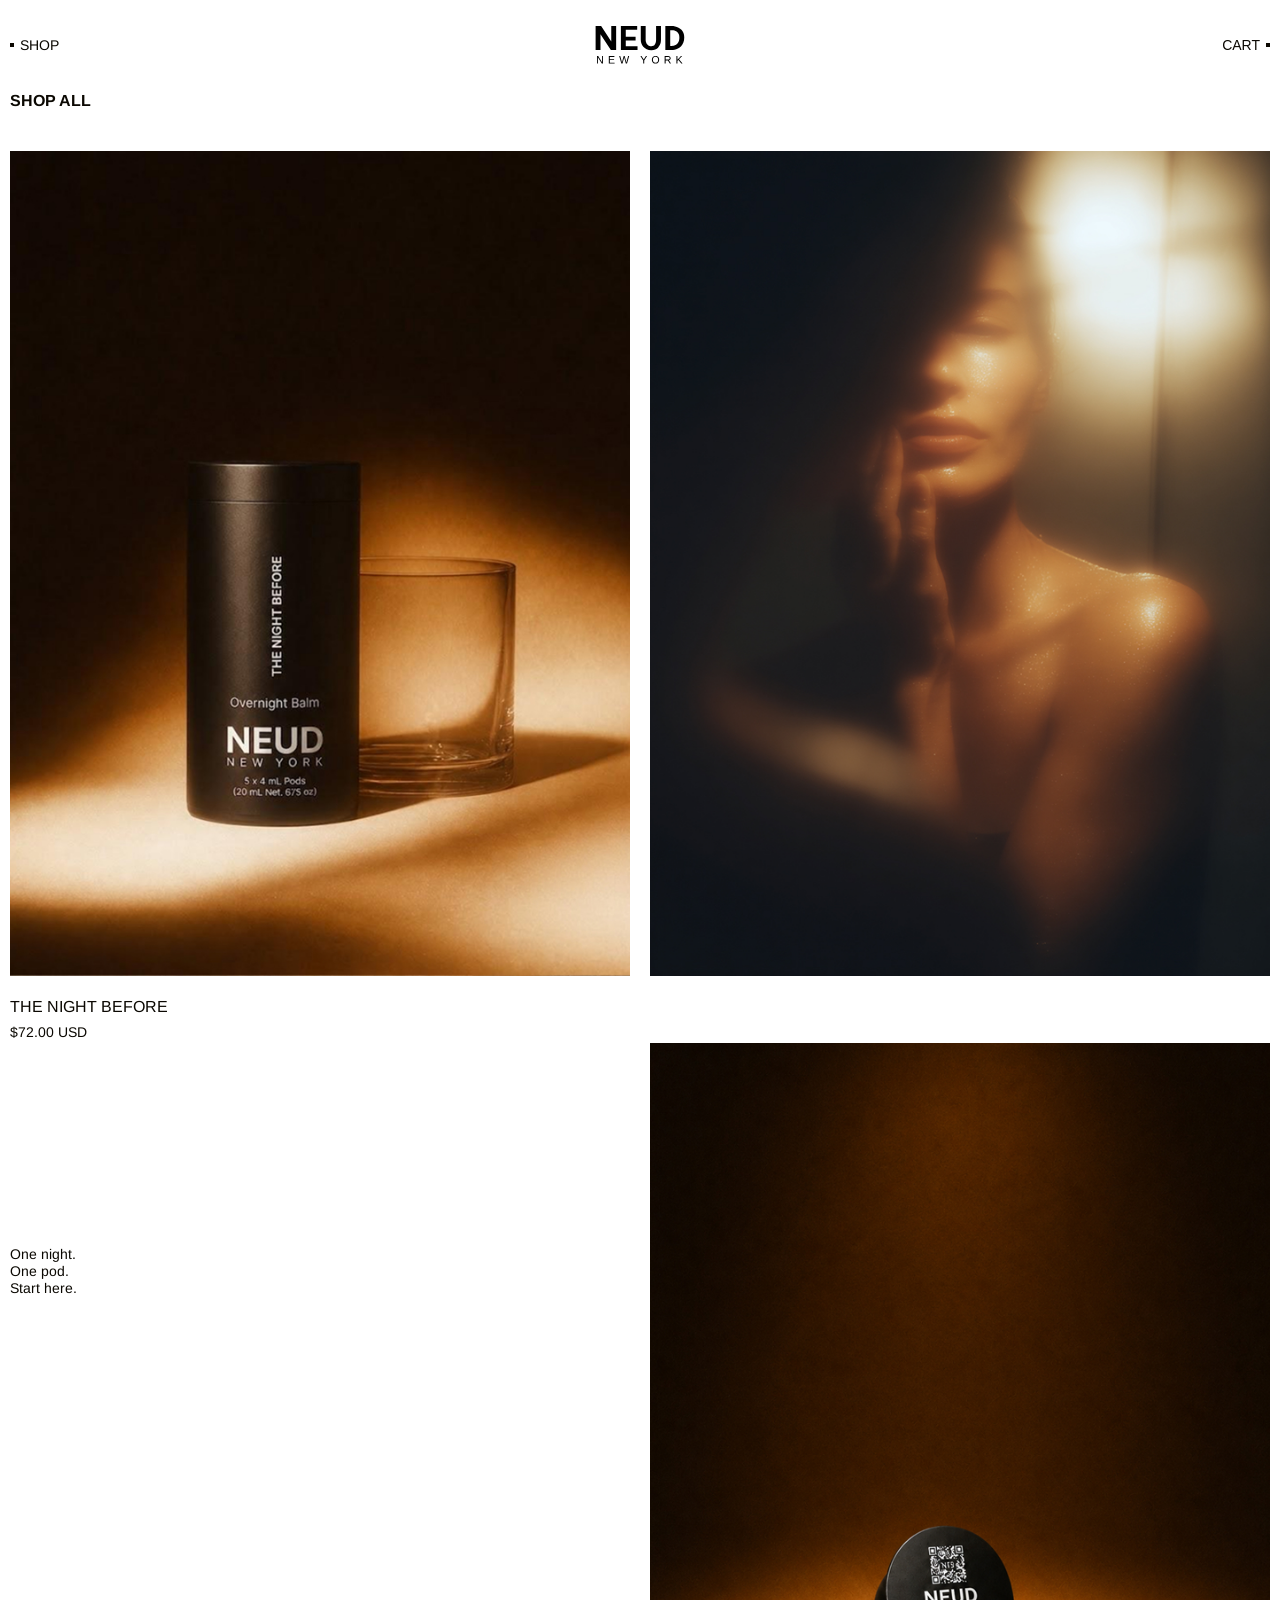
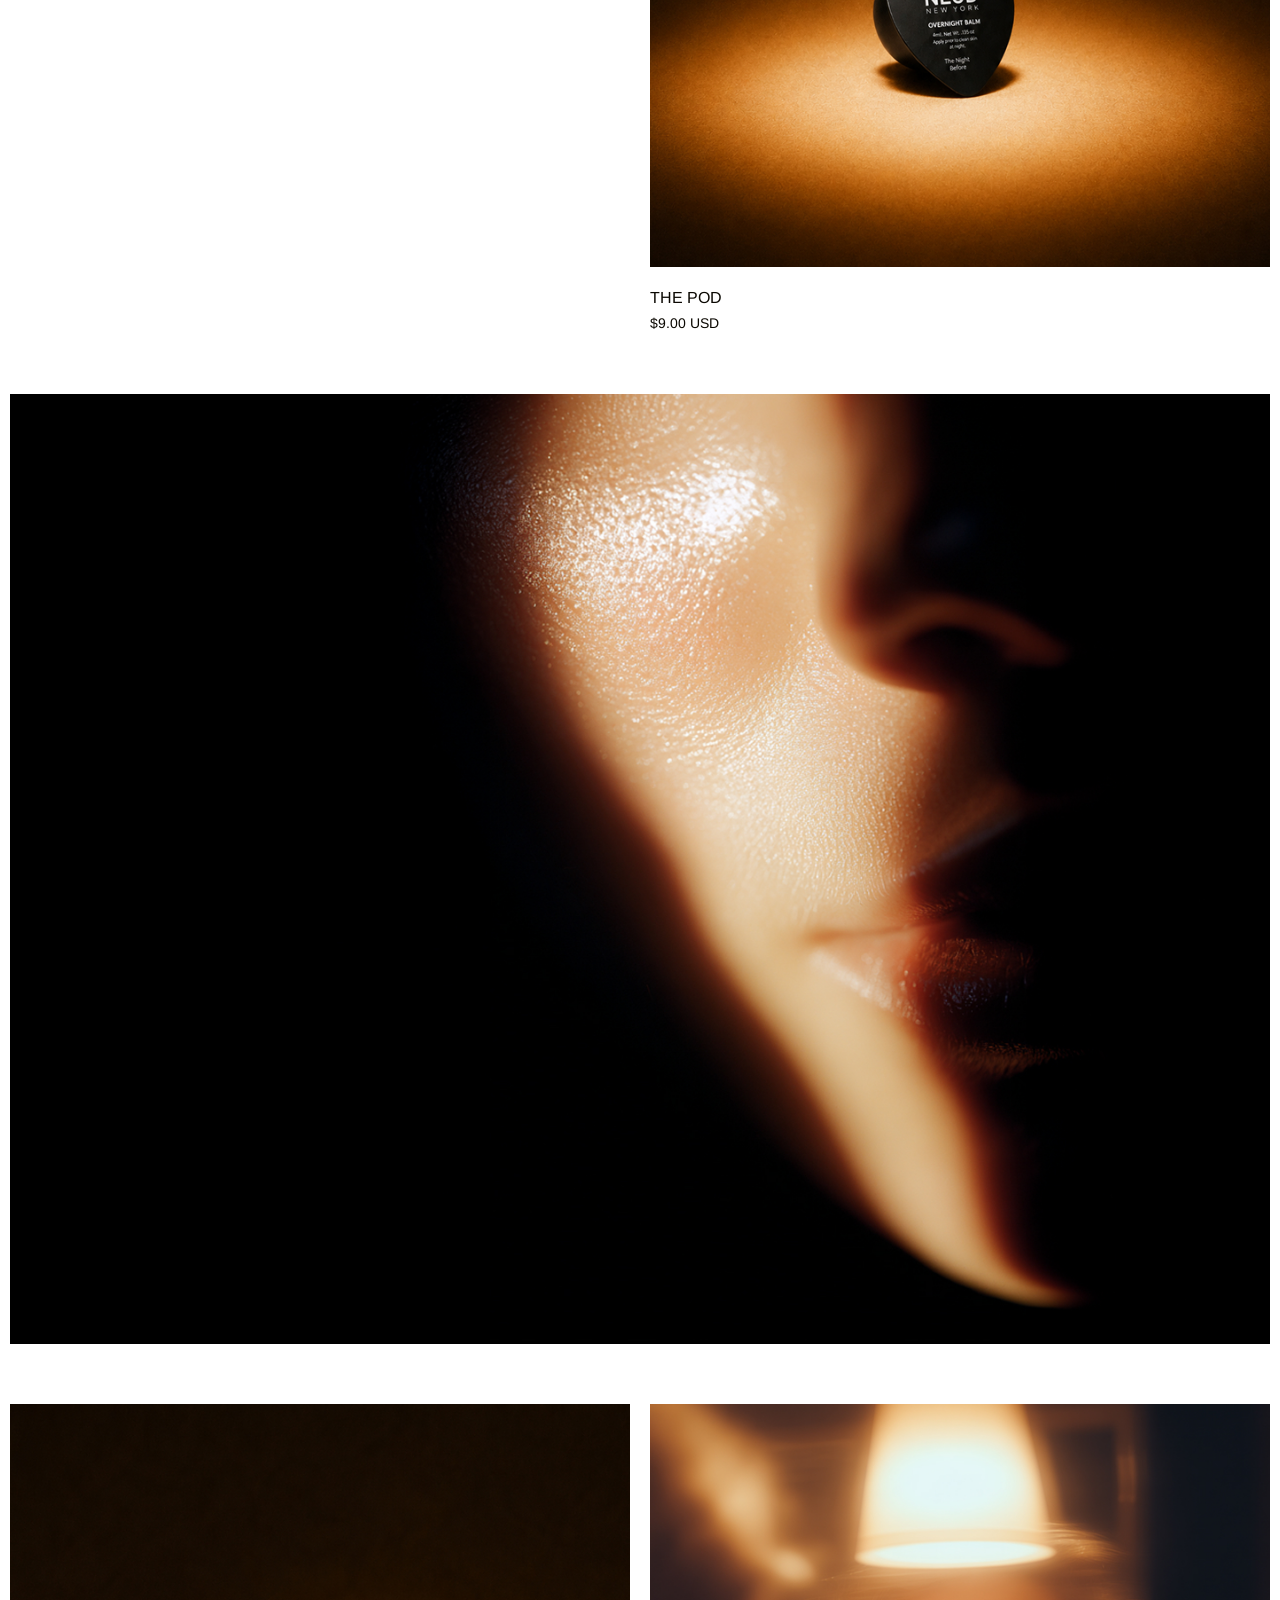
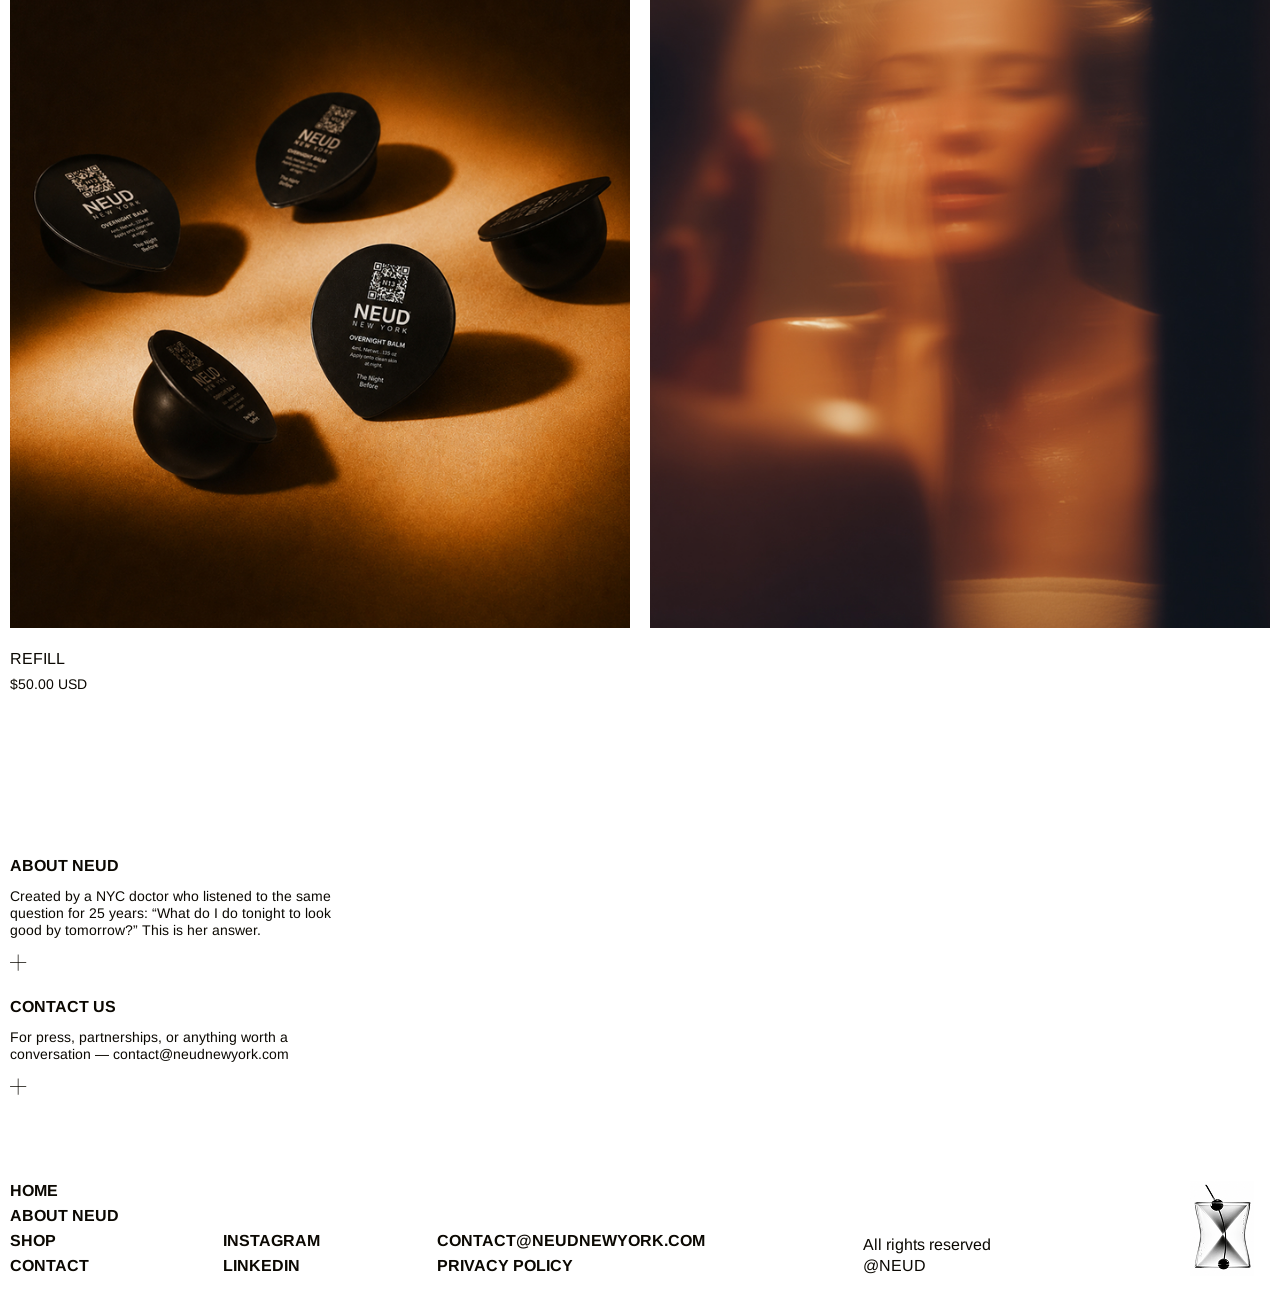
<file: collections.html>
<!DOCTYPE html>
<html lang="en">

<head>
	<meta charset="UTF-8">
	<meta name="viewport" content="width=device-width, initial-scale=1.0">
	<title>Neud | Collections</title>
	<!-- css link start -->
	<link rel="icon" href="./assets/images/NEUD-Favicon.webp" type="image/x-icon">
	<link rel="stylesheet" href="./assets/css/footer.css">
	<link rel="stylesheet" href="./assets/css/banner-section.css">
	<link rel="stylesheet" href="./assets/css/collections-section.css">
	<link rel="stylesheet" href="./assets/css/card.css">
	<link rel="stylesheet" href="./assets/css/navbar.css">
	<link rel="stylesheet" href="./assets/css/main.css">
	<!-- css link end -->
</head>

<body>
	<!-- navbar section start -->
	<header>
		<nav class="navbar ">
			<div class="navbar-left">
				<ul class="navbar-links">
					<li><a href="#!" class="navbar-link-item">shop</a></li>
				</ul>
			</div>
			<div class="navbar-logo">
				<a href="index.html" class="logo-white">
					<img src="./assets/images/NEUD-white.svg" alt="NEUD-white">
				</a>
				<a href="index.html" class="logo-black">
					<img src="./assets/images/NEUD-black.svg" alt="NEUD-black">
				</a>
			</div>
			<div class="navbar-right">
				<ul class="navbar-links">
					<li><button class="navbar-link-item cart-drawer-open">cart</button></li>
				</ul>
			</div>
		</nav>
	</header>
	<!-- navbar section start -->

	<main>
		<!-- collections-section start -->
		<section class="collections-section">
			<div class="container">
				<div class="collections-wrapper">
					<h1 class="collections-section-title">shop all</h1>
					<div class="collections-items">
						<div class="collections-item">
							<div class="product-card card_hover">
								<div class="card-image-wrap">
									<div class="card-img">
										<a class="main-img" href="#">
											<img class="card_img" src="./assets/images/product-img1.jpg"
												alt="product-img1">
										</a>
										<a class="hover-img" href="#">
											<img class="card_hover_img" src="./assets/images/product-hover-img1.jpg"
												alt="product-hover-img1">
										</a>
									</div>
									<button class="card-btn">
										<svg width="22" height="20" viewBox="0 0 22 20" fill="none"
											xmlns="http://www.w3.org/2000/svg">
											<path
												d="M18.9184 18.9333H2.75841C2.56155 18.9324 2.37178 18.8598 2.22455 18.7292C2.07731 18.5985 1.98271 18.4187 1.95841 18.2233L0.538406 5.42333C0.525777 5.3118 0.536756 5.19886 0.570631 5.09186C0.604506 4.98486 0.660518 4.88618 0.735027 4.80224C0.809536 4.7183 0.900873 4.65097 1.0031 4.60464C1.10533 4.55831 1.21617 4.53402 1.32841 4.53333H20.3484C20.4606 4.53404 20.5715 4.55835 20.6737 4.60469C20.7759 4.65102 20.8672 4.71834 20.9417 4.80228C21.0162 4.88622 21.0723 4.98489 21.1061 5.09188C21.14 5.19888 21.151 5.3118 21.1384 5.42333L19.7184 18.2233C19.6941 18.4187 19.5995 18.5985 19.4522 18.7291C19.305 18.8598 19.1152 18.9324 18.9184 18.9333Z"
												stroke="black" stroke-width="1.06667" stroke-linecap="round"
												stroke-linejoin="round" />
											<path
												d="M6.83844 7.73332V4.53332C6.83844 3.47246 7.25987 2.45504 8.01001 1.7049C8.76016 0.954753 9.77757 0.533325 10.8384 0.533325C11.8993 0.533325 12.9167 0.954753 13.6669 1.7049C14.417 2.45504 14.8384 3.47246 14.8384 4.53332V7.73332"
												stroke="black" stroke-width="1.06667" stroke-linecap="round"
												stroke-linejoin="round" />
										</svg>
									</button>
								</div>
								<div class="card-content">
									<a href="#" class="card-title">The night before</a>
									<div class="card-price-wrap">
										<p class="latest-price">$72.00 USD</p>
										<p class="previous-price"></p>
									</div>
								</div>
							</div>
						</div>
						<div class="collection-item">
							<div class="collection-item-img">
								<img src="./assets/images/collection-item-img1.jpg" alt="collection-item-img1">
							</div>
						</div>
						<div class="collection-item">
							<div class="collection-item-content">
								<p>One night.</p>
								<p>One pod.</p>
								<p>Start here.</p>
							</div>
						</div>
						<div class="collections-item">
							<div class="product-card card_hover">
								<div class="card-image-wrap">
									<div class="card-img">
										<a class="main-img" href="#">
											<img class="card_img" src="./assets/images/product-img2.jpg"
												alt="product-img2">
										</a>
										<a class="hover-img" href="#">
											<img class="card_hover_img" src="./assets/images/product-hover-img1.jpg"
												alt="product-hover-img1">
										</a>
									</div>
									<button class="card-btn">
										<svg width="22" height="20" viewBox="0 0 22 20" fill="none"
											xmlns="http://www.w3.org/2000/svg">
											<path
												d="M18.9184 18.9333H2.75841C2.56155 18.9324 2.37178 18.8598 2.22455 18.7292C2.07731 18.5985 1.98271 18.4187 1.95841 18.2233L0.538406 5.42333C0.525777 5.3118 0.536756 5.19886 0.570631 5.09186C0.604506 4.98486 0.660518 4.88618 0.735027 4.80224C0.809536 4.7183 0.900873 4.65097 1.0031 4.60464C1.10533 4.55831 1.21617 4.53402 1.32841 4.53333H20.3484C20.4606 4.53404 20.5715 4.55835 20.6737 4.60469C20.7759 4.65102 20.8672 4.71834 20.9417 4.80228C21.0162 4.88622 21.0723 4.98489 21.1061 5.09188C21.14 5.19888 21.151 5.3118 21.1384 5.42333L19.7184 18.2233C19.6941 18.4187 19.5995 18.5985 19.4522 18.7291C19.305 18.8598 19.1152 18.9324 18.9184 18.9333Z"
												stroke="black" stroke-width="1.06667" stroke-linecap="round"
												stroke-linejoin="round" />
											<path
												d="M6.83844 7.73332V4.53332C6.83844 3.47246 7.25987 2.45504 8.01001 1.7049C8.76016 0.954753 9.77757 0.533325 10.8384 0.533325C11.8993 0.533325 12.9167 0.954753 13.6669 1.7049C14.417 2.45504 14.8384 3.47246 14.8384 4.53332V7.73332"
												stroke="black" stroke-width="1.06667" stroke-linecap="round"
												stroke-linejoin="round" />
										</svg>
									</button>
								</div>
								<div class="card-content">
									<a href="#" class="card-title">The POD</a>
									<div class="card-price-wrap">
										<p class="latest-price">$9.00 USD</p>
										<p class="previous-price"></p>
									</div>
								</div>
							</div>
						</div>
					</div>
				</div>
			</div>
		</section>
		<!-- collections-section end -->

		<!-- banner-section start -->
		<section class="banner-section collection-banner">
			<img src="./assets/images/desktop-banner-img4.jpg" alt="desktop-banner4" class="desktop-banner-img">
			<img src="./assets/images/mobile-banner-img4.jpg" alt="mobile-banner4" class="mobile-banner-img">
		</section>
		<!-- banner-section end -->

		<!-- collections-section start -->
		<section class="collections-section">
			<div class="container">
				<div class="collections-wrapper">
					<div class="collections-items">
						<div class="collections-item">
							<div class="product-card card_hover">
								<div class="card-image-wrap">
									<div class="card-img">
										<a class="main-img" href="#">
											<img class="card_img" src="./assets/images/product-img3.jpg"
												alt="product-img3">
										</a>
										<a class="hover-img" href="#">
											<img class="card_hover_img" src="./assets/images/product-hover-img1.jpg"
												alt="product-hover-img1">
										</a>
									</div>
									<button class="card-btn">
										<svg width="22" height="20" viewBox="0 0 22 20" fill="none"
											xmlns="http://www.w3.org/2000/svg">
											<path
												d="M18.9184 18.9333H2.75841C2.56155 18.9324 2.37178 18.8598 2.22455 18.7292C2.07731 18.5985 1.98271 18.4187 1.95841 18.2233L0.538406 5.42333C0.525777 5.3118 0.536756 5.19886 0.570631 5.09186C0.604506 4.98486 0.660518 4.88618 0.735027 4.80224C0.809536 4.7183 0.900873 4.65097 1.0031 4.60464C1.10533 4.55831 1.21617 4.53402 1.32841 4.53333H20.3484C20.4606 4.53404 20.5715 4.55835 20.6737 4.60469C20.7759 4.65102 20.8672 4.71834 20.9417 4.80228C21.0162 4.88622 21.0723 4.98489 21.1061 5.09188C21.14 5.19888 21.151 5.3118 21.1384 5.42333L19.7184 18.2233C19.6941 18.4187 19.5995 18.5985 19.4522 18.7291C19.305 18.8598 19.1152 18.9324 18.9184 18.9333Z"
												stroke="black" stroke-width="1.06667" stroke-linecap="round"
												stroke-linejoin="round" />
											<path
												d="M6.83844 7.73332V4.53332C6.83844 3.47246 7.25987 2.45504 8.01001 1.7049C8.76016 0.954753 9.77757 0.533325 10.8384 0.533325C11.8993 0.533325 12.9167 0.954753 13.6669 1.7049C14.417 2.45504 14.8384 3.47246 14.8384 4.53332V7.73332"
												stroke="black" stroke-width="1.06667" stroke-linecap="round"
												stroke-linejoin="round" />
										</svg>
									</button>
								</div>
								<div class="card-content">
									<a href="#" class="card-title">REFILL</a>
									<div class="card-price-wrap">
										<p class="latest-price">$50.00 USD</p>
										<p class="previous-price"></p>
									</div>
								</div>
							</div>
						</div>
						<div class="collection-item">
							<div class="collection-item-img">
								<img src="./assets/images/collection-item-img2.jpg" alt="collection-item-img2">
							</div>
						</div>
					</div>
				</div>
			</div>
		</section>
		<!-- collections-section end -->

		<!-- cart-drawer start -->
		<div class="cart-drawer">
			<span class="cart-drawer-close-window-btn"></span>
			<div class="cart-drawer-inner">
				<div class="cart-drawer-top">
					<p class="cart-drawer-title">cart <span>(1 item)</span></p>
					<button class="cart-drawer-close-btn" type="button" aria-label="size chart drawer close"
						title="cart-drawer-close-btn">
						<svg width="10" height="10" viewBox="0 0 10 10" fill="none" xmlns="http://www.w3.org/2000/svg">
							<path
								d="M9.85403 9.14653C9.90048 9.19298 9.93733 9.24813 9.96247 9.30883C9.98762 9.36953 10.0006 9.43458 10.0006 9.50028C10.0006 9.56598 9.98762 9.63103 9.96247 9.69173C9.93733 9.75242 9.90048 9.80757 9.85403 9.85403C9.80757 9.90048 9.75242 9.93733 9.69173 9.96247C9.63103 9.98762 9.56598 10.0006 9.50028 10.0006C9.43458 10.0006 9.36953 9.98762 9.30883 9.96247C9.24813 9.93733 9.19298 9.90048 9.14653 9.85403L5.00028 5.70715L0.854028 9.85403C0.760208 9.94785 0.63296 10.0006 0.500278 10.0006C0.367596 10.0006 0.240348 9.94785 0.146528 9.85403C0.0527077 9.76021 2.61548e-09 9.63296 0 9.50028C-2.61548e-09 9.3676 0.0527077 9.24035 0.146528 9.14653L4.2934 5.00028L0.146528 0.854028C0.0527077 0.760208 0 0.63296 0 0.500278C0 0.367596 0.0527077 0.240348 0.146528 0.146528C0.240348 0.0527077 0.367596 0 0.500278 0C0.63296 0 0.760208 0.0527077 0.854028 0.146528L5.00028 4.2934L9.14653 0.146528C9.24035 0.0527077 9.3676 -2.61548e-09 9.50028 0C9.63296 2.61548e-09 9.76021 0.0527077 9.85403 0.146528C9.94785 0.240348 10.0006 0.367596 10.0006 0.500278C10.0006 0.63296 9.94785 0.760208 9.85403 0.854028L5.70715 5.00028L9.85403 9.14653Z"
								fill="#0B0802" />
						</svg>
					</button>
				</div>
				<div class="cart-drawer-content">
					<div class="cart-drawer-items">
						<div class="cart-drawer-item">
							<div class="cart-drawer-item-img">
								<img src="./assets/images/card-drawer-img1.jpg" alt="card-drawer-img1">
							</div>
							<div class="cart-drawer-item-content-wrap">
								<div class="cart-drawer-item-content-inner">
									<div class="cart-drawer-item-content">
										<p class="cart-drawer-item-title">The night before</p>
										<p class="cart-drawer-item-price">$72.00 USD</p>
										<p class="cart-drawer-item-qty">Qty: 1</p>
									</div>
									<div class="cart-drawer-item-qty-btn-wrap">
										<button class="cart-drawer-item-qty-btn">-</button>
										<input type="text" class="cart-drawer-item-qty-input" value="1" readonly>
										<button class="cart-drawer-item-qty-btn">+</button>
									</div>
								</div>
								<div class="cart-drawer-item-remove-btn-wrap">
									<button class="cart-drawer-item-remove-btn">
										<svg width="12" height="13" viewBox="0 0 12 13" fill="none"
											xmlns="http://www.w3.org/2000/svg">
											<path
												d="M11.375 2H0.375C0.275544 2 0.180161 2.03951 0.109835 2.10983C0.0395088 2.18016 0 2.27554 0 2.375C0 2.47446 0.0395088 2.56984 0.109835 2.64017C0.180161 2.71049 0.275544 2.75 0.375 2.75H1V11.875C1 12.1071 1.09219 12.3296 1.25628 12.4937C1.42038 12.6578 1.64294 12.75 1.875 12.75H9.875C10.1071 12.75 10.3296 12.6578 10.4937 12.4937C10.6578 12.3296 10.75 12.1071 10.75 11.875V2.75H11.375C11.4745 2.75 11.5698 2.71049 11.6402 2.64017C11.7105 2.56984 11.75 2.47446 11.75 2.375C11.75 2.27554 11.7105 2.18016 11.6402 2.10983C11.5698 2.03951 11.4745 2 11.375 2ZM10 11.875C10 11.9082 9.98683 11.9399 9.96339 11.9634C9.93995 11.9868 9.90815 12 9.875 12H1.875C1.84185 12 1.81005 11.9868 1.78661 11.9634C1.76317 11.9399 1.75 11.9082 1.75 11.875V2.75H10V11.875ZM3 0.375C3 0.275544 3.03951 0.180161 3.10984 0.109835C3.18016 0.0395088 3.27554 0 3.375 0H8.375C8.47446 0 8.56984 0.0395088 8.64017 0.109835C8.71049 0.180161 8.75 0.275544 8.75 0.375C8.75 0.474456 8.71049 0.569839 8.64017 0.640165C8.56984 0.710491 8.47446 0.75 8.375 0.75H3.375C3.27554 0.75 3.18016 0.710491 3.10984 0.640165C3.03951 0.569839 3 0.474456 3 0.375Z"
												fill="black" />
										</svg>
									</button>
								</div>
							</div>
						</div>
					</div>
				</div>
				<div class="cart-drawer-empty">
					<div class="cart-drawer-empty-text">
						<p>Your Cart Is Empty</p>
						<a href="#!" class="btn">shop now</a>
					</div>
				</div>
				<div class="cart-drawer-footer">
					<div class="cart-drawer-total-wrap">
						<p class="cart-drawer-total-title">total</p>
						<p class="cart-drawer-total-price">$72.00 USD</p>
					</div>
					<div class="cart-drawer-checkout-btn-wrap">
						<button class="btn">secure checkout</button>
					</div>
				</div>
			</div>
		</div>
		<!-- cart-drawer end -->

	</main>

	<!-- footer start -->
	<footer class="footer">
		<div class="footer-wrap">
			<div class="footer-top">
				<div class="footer-top-item">
					<p class="title">about neud</p>
					<p class="text">Created by a NYC doctor who listened to the same question for 25 years: “What do I
						do tonight
						to look good by tomorrow?” This is her answer.</p>
					<a href="#!" class="link">
						<svg width="18" height="18" viewBox="0 0 18 18" fill="none" xmlns="http://www.w3.org/2000/svg">
							<path
								d="M17.25 8.625C17.25 8.72446 17.2105 8.81984 17.1402 8.89017C17.0698 8.96049 16.9745 9 16.875 9H9V16.875C9 16.9745 8.96049 17.0698 8.89017 17.1402C8.81984 17.2105 8.72446 17.25 8.625 17.25C8.52554 17.25 8.43016 17.2105 8.35983 17.1402C8.28951 17.0698 8.25 16.9745 8.25 16.875V9H0.375C0.275544 9 0.180161 8.96049 0.109835 8.89017C0.0395089 8.81984 0 8.72446 0 8.625C0 8.52554 0.0395089 8.43016 0.109835 8.35983C0.180161 8.28951 0.275544 8.25 0.375 8.25H8.25V0.375C8.25 0.275544 8.28951 0.180161 8.35983 0.109835C8.43016 0.0395089 8.52554 0 8.625 0C8.72446 0 8.81984 0.0395089 8.89017 0.109835C8.96049 0.180161 9 0.275544 9 0.375V8.25H16.875C16.9745 8.25 17.0698 8.28951 17.1402 8.35983C17.2105 8.43016 17.25 8.52554 17.25 8.625Z"
								fill="#0B0802" />
						</svg>
					</a>
				</div>
				<div class="footer-top-item">
					<p class="title">contact us</p>
					<p class="text">For press, partnerships, or anything worth a conversation — <a
							href="#!">contact@neudnewyork.com</a></p>
					<a href="#!" class="link">
						<svg width="18" height="18" viewBox="0 0 18 18" fill="none" xmlns="http://www.w3.org/2000/svg">
							<path
								d="M17.25 8.625C17.25 8.72446 17.2105 8.81984 17.1402 8.89017C17.0698 8.96049 16.9745 9 16.875 9H9V16.875C9 16.9745 8.96049 17.0698 8.89017 17.1402C8.81984 17.2105 8.72446 17.25 8.625 17.25C8.52554 17.25 8.43016 17.2105 8.35983 17.1402C8.28951 17.0698 8.25 16.9745 8.25 16.875V9H0.375C0.275544 9 0.180161 8.96049 0.109835 8.89017C0.0395089 8.81984 0 8.72446 0 8.625C0 8.52554 0.0395089 8.43016 0.109835 8.35983C0.180161 8.28951 0.275544 8.25 0.375 8.25H8.25V0.375C8.25 0.275544 8.28951 0.180161 8.35983 0.109835C8.43016 0.0395089 8.52554 0 8.625 0C8.72446 0 8.81984 0.0395089 8.89017 0.109835C8.96049 0.180161 9 0.275544 9 0.375V8.25H16.875C16.9745 8.25 17.0698 8.28951 17.1402 8.35983C17.2105 8.43016 17.25 8.52554 17.25 8.625Z"
								fill="#0B0802" />
						</svg>
					</a>
				</div>
			</div>
			<div class="footer-bottom">
				<div class="footer-nav-item">
					<ul>
						<li><a href="#!">home</a></li>
						<li><a href="#!">about neud</a></li>
						<li><a href="#!">shop</a></li>
						<li><a href="#!">contact</a></li>
					</ul>
				</div>
				<div class="footer-nav-item text-center">
					<ul>
						<li><a href="#!">instagram</a></li>
						<li><a href="#!">linkedin</a></li>
					</ul>
				</div>
				<div class="footer-nav-item big">
					<ul>
						<li><a href="#!">contact@neudnewyork.com</a></li>
						<li><a href="#!">Privacy policy</a></li>
					</ul>
				</div>
				<div class="footer-coypyright-wrap">
					<p class="coypyright-text">All rights reserved @NEUD</p>
				</div>
				<div class="footer-btm-img-wrap">
					<img src="./assets/images/footer-btm-img.png" alt="footer-btm-img" class="footer-btm-img">
				</div>
			</div>
		</div>
	</footer>
	<!-- footer end -->

	<!-- js link start -->
	<script src="./assets/js/script.js"></script>
	<!-- js link end -->
</body>

</html>
</file>
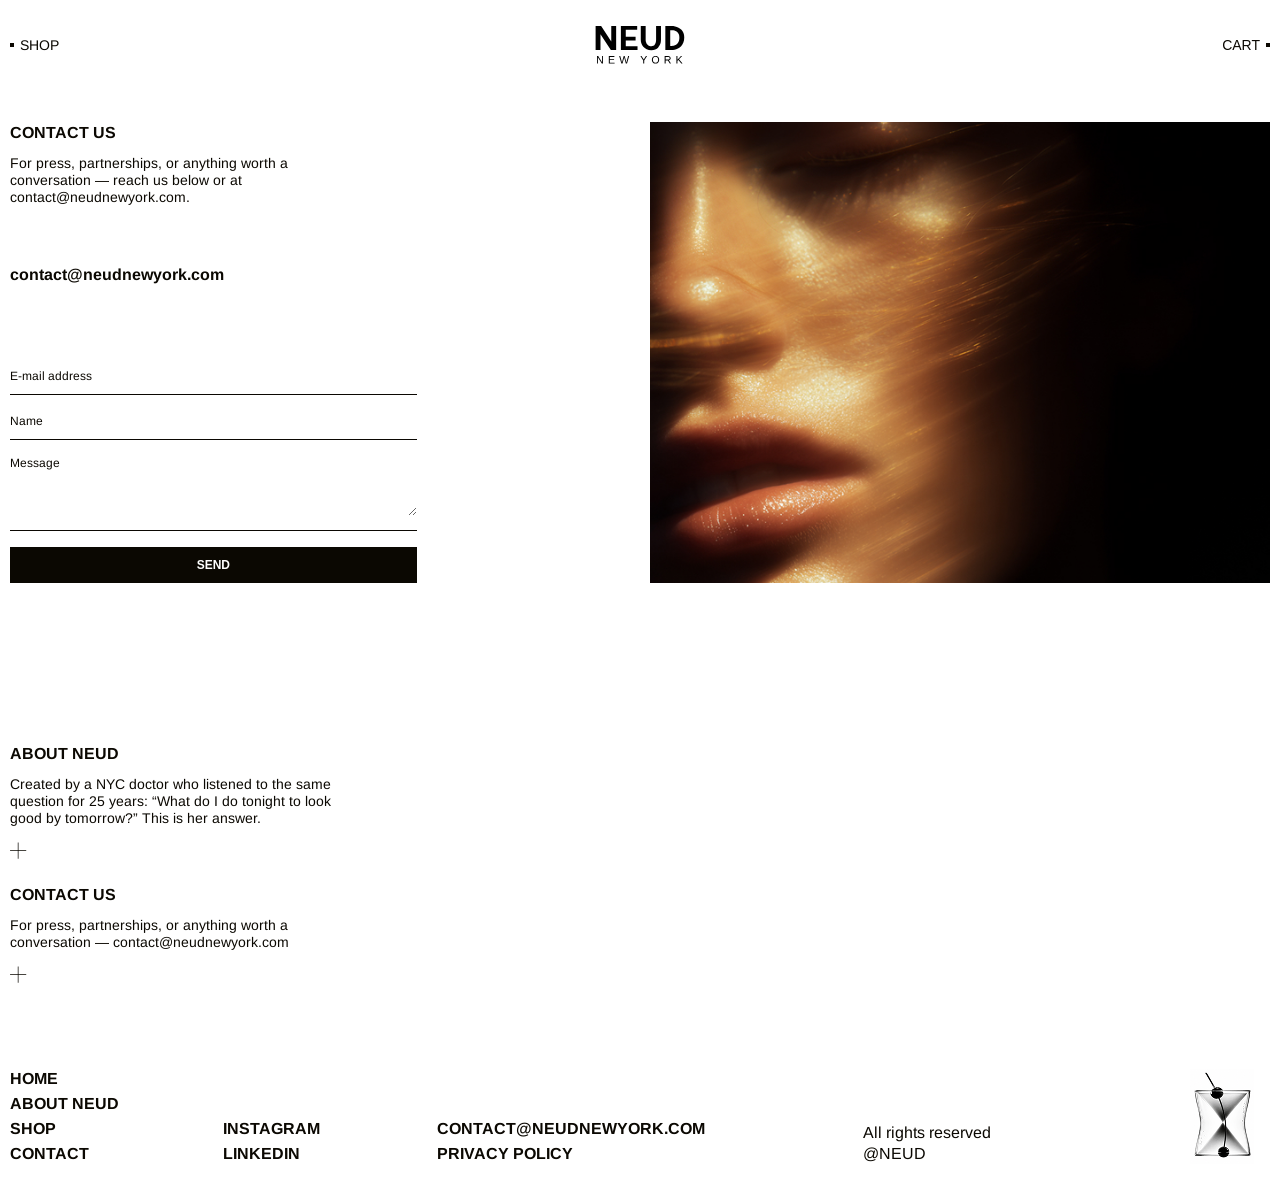
<file: contact.html>
<!DOCTYPE html>
<html lang="en">

<head>
	<meta charset="UTF-8">
	<meta name="viewport" content="width=device-width, initial-scale=1.0">
	<title>Neud | Contact Us</title>
	<!-- css link start -->
	<link rel="icon" href="./assets/images/NEUD-Favicon.webp" type="image/x-icon">
	<link rel="stylesheet" href="./assets/css/footer.css">
	<link rel="stylesheet" href="./assets/css/contact-section.css">
	<link rel="stylesheet" href="./assets/css/card.css">
	<link rel="stylesheet" href="./assets/css/navbar.css">
	<link rel="stylesheet" href="./assets/css/main.css">
	<!-- css link end -->
</head>

<body>
	<!-- navbar section start -->
	<header>
		<nav class="navbar ">
			<div class="navbar-left">
				<ul class="navbar-links">
					<li><a href="#!" class="navbar-link-item">shop</a></li>
				</ul>
			</div>
			<div class="navbar-logo">
				<a href="index.html" class="logo-white">
					<img src="./assets/images/NEUD-white.svg" alt="NEUD-white">
				</a>
				<a href="index.html" class="logo-black">
					<img src="./assets/images/NEUD-black.svg" alt="NEUD-black">
				</a>
			</div>
			<div class="navbar-right">
				<ul class="navbar-links">
					<li><button class="navbar-link-item cart-drawer-open">cart</button></li>
				</ul>
			</div>
		</nav>
	</header>
	<!-- navbar section start -->

	<main>
		<!-- contact-section start -->
		<section class="contact-section">
			<div class="container">
				<div class="contact-wrap">
					<div class="contact-content-wrap">
						<div class="contact-content-top">
							<h1 class="contact-title">contact us</h1>
							<p class="contact-text">For press, partnerships, or anything worth a conversation — reach us
								below or at
								contact@neudnewyork.com.</p>
							<a href="#!" class="contact-mail">contact@neudnewyork.com</a>
						</div>
						<div class="contact-content-btm">
							<form action="" class="contact-form">
								<div class="contact-field-col">
									<input type="email" placeholder="E-mail address">
								</div>
								<div class="contact-field-col">
									<input type="text" placeholder="Name">
								</div>
								<div class="contact-field-col">
									<textarea name="message" placeholder="Message" rows="4" cols="40"></textarea>
								</div>
								<div class="contact-btn">
									<button class="btn">send</button>
								</div>
							</form>
						</div>
					</div>
					<div class="blank"></div>
					<div class="contact-img">
						<img src="./assets/images/contact-img1.jpg" alt="contact-img1">
					</div>
				</div>
			</div>
		</section>
		<!-- contact-section end -->

		<!-- cart-drawer start -->
		<div class="cart-drawer blank">
			<span class="cart-drawer-close-window-btn"></span>
			<div class="cart-drawer-inner">
				<div class="cart-drawer-top">
					<p class="cart-drawer-title">cart <span>(1 item)</span></p>
					<button class="cart-drawer-close-btn" type="button" aria-label="size chart drawer close"
						title="cart-drawer-close-btn">
						<svg width="10" height="10" viewBox="0 0 10 10" fill="none" xmlns="http://www.w3.org/2000/svg">
							<path
								d="M9.85403 9.14653C9.90048 9.19298 9.93733 9.24813 9.96247 9.30883C9.98762 9.36953 10.0006 9.43458 10.0006 9.50028C10.0006 9.56598 9.98762 9.63103 9.96247 9.69173C9.93733 9.75242 9.90048 9.80757 9.85403 9.85403C9.80757 9.90048 9.75242 9.93733 9.69173 9.96247C9.63103 9.98762 9.56598 10.0006 9.50028 10.0006C9.43458 10.0006 9.36953 9.98762 9.30883 9.96247C9.24813 9.93733 9.19298 9.90048 9.14653 9.85403L5.00028 5.70715L0.854028 9.85403C0.760208 9.94785 0.63296 10.0006 0.500278 10.0006C0.367596 10.0006 0.240348 9.94785 0.146528 9.85403C0.0527077 9.76021 2.61548e-09 9.63296 0 9.50028C-2.61548e-09 9.3676 0.0527077 9.24035 0.146528 9.14653L4.2934 5.00028L0.146528 0.854028C0.0527077 0.760208 0 0.63296 0 0.500278C0 0.367596 0.0527077 0.240348 0.146528 0.146528C0.240348 0.0527077 0.367596 0 0.500278 0C0.63296 0 0.760208 0.0527077 0.854028 0.146528L5.00028 4.2934L9.14653 0.146528C9.24035 0.0527077 9.3676 -2.61548e-09 9.50028 0C9.63296 2.61548e-09 9.76021 0.0527077 9.85403 0.146528C9.94785 0.240348 10.0006 0.367596 10.0006 0.500278C10.0006 0.63296 9.94785 0.760208 9.85403 0.854028L5.70715 5.00028L9.85403 9.14653Z"
								fill="#0B0802" />
						</svg>
					</button>
				</div>
				<div class="cart-drawer-content">
					<div class="cart-drawer-items">
						<div class="cart-drawer-item">
							<div class="cart-drawer-item-img">
								<img src="./assets/images/card-drawer-img1.jpg" alt="card-drawer-img1">
							</div>
							<div class="cart-drawer-item-content-wrap">
								<div class="cart-drawer-item-content-inner">
									<div class="cart-drawer-item-content">
										<p class="cart-drawer-item-title">The night before</p>
										<p class="cart-drawer-item-price">$72.00 USD</p>
										<p class="cart-drawer-item-qty">Qty: 1</p>
									</div>
									<div class="cart-drawer-item-qty-btn-wrap">
										<button class="cart-drawer-item-qty-btn">-</button>
										<input type="text" class="cart-drawer-item-qty-input" value="1" readonly>
										<button class="cart-drawer-item-qty-btn">+</button>
									</div>
								</div>
								<div class="cart-drawer-item-remove-btn-wrap">
									<button class="cart-drawer-item-remove-btn">
										<svg width="12" height="13" viewBox="0 0 12 13" fill="none"
											xmlns="http://www.w3.org/2000/svg">
											<path
												d="M11.375 2H0.375C0.275544 2 0.180161 2.03951 0.109835 2.10983C0.0395088 2.18016 0 2.27554 0 2.375C0 2.47446 0.0395088 2.56984 0.109835 2.64017C0.180161 2.71049 0.275544 2.75 0.375 2.75H1V11.875C1 12.1071 1.09219 12.3296 1.25628 12.4937C1.42038 12.6578 1.64294 12.75 1.875 12.75H9.875C10.1071 12.75 10.3296 12.6578 10.4937 12.4937C10.6578 12.3296 10.75 12.1071 10.75 11.875V2.75H11.375C11.4745 2.75 11.5698 2.71049 11.6402 2.64017C11.7105 2.56984 11.75 2.47446 11.75 2.375C11.75 2.27554 11.7105 2.18016 11.6402 2.10983C11.5698 2.03951 11.4745 2 11.375 2ZM10 11.875C10 11.9082 9.98683 11.9399 9.96339 11.9634C9.93995 11.9868 9.90815 12 9.875 12H1.875C1.84185 12 1.81005 11.9868 1.78661 11.9634C1.76317 11.9399 1.75 11.9082 1.75 11.875V2.75H10V11.875ZM3 0.375C3 0.275544 3.03951 0.180161 3.10984 0.109835C3.18016 0.0395088 3.27554 0 3.375 0H8.375C8.47446 0 8.56984 0.0395088 8.64017 0.109835C8.71049 0.180161 8.75 0.275544 8.75 0.375C8.75 0.474456 8.71049 0.569839 8.64017 0.640165C8.56984 0.710491 8.47446 0.75 8.375 0.75H3.375C3.27554 0.75 3.18016 0.710491 3.10984 0.640165C3.03951 0.569839 3 0.474456 3 0.375Z"
												fill="black" />
										</svg>
									</button>
								</div>
							</div>
						</div>
					</div>
				</div>
				<div class="cart-drawer-empty">
					<div class="cart-drawer-empty-text">
						<p>Your Cart Is Empty</p>
						<a href="#!" class="btn">shop now</a>
					</div>
				</div>
				<div class="cart-drawer-footer">
					<div class="cart-drawer-total-wrap">
						<p class="cart-drawer-total-title">total</p>
						<p class="cart-drawer-total-price">$72.00 USD</p>
					</div>
					<div class="cart-drawer-checkout-btn-wrap">
						<button class="btn">secure checkout</button>
					</div>
				</div>
			</div>
		</div>
		<!-- cart-drawer end -->
	</main>

	<!-- footer start -->
	<footer class="footer">
		<div class="footer-wrap">
			<div class="footer-top">
				<div class="footer-top-item">
					<p class="title">about neud</p>
					<p class="text">Created by a NYC doctor who listened to the same question for 25 years: “What do I
						do tonight
						to look good by tomorrow?” This is her answer.</p>
					<a href="#!" class="link">
						<svg width="18" height="18" viewBox="0 0 18 18" fill="none" xmlns="http://www.w3.org/2000/svg">
							<path
								d="M17.25 8.625C17.25 8.72446 17.2105 8.81984 17.1402 8.89017C17.0698 8.96049 16.9745 9 16.875 9H9V16.875C9 16.9745 8.96049 17.0698 8.89017 17.1402C8.81984 17.2105 8.72446 17.25 8.625 17.25C8.52554 17.25 8.43016 17.2105 8.35983 17.1402C8.28951 17.0698 8.25 16.9745 8.25 16.875V9H0.375C0.275544 9 0.180161 8.96049 0.109835 8.89017C0.0395089 8.81984 0 8.72446 0 8.625C0 8.52554 0.0395089 8.43016 0.109835 8.35983C0.180161 8.28951 0.275544 8.25 0.375 8.25H8.25V0.375C8.25 0.275544 8.28951 0.180161 8.35983 0.109835C8.43016 0.0395089 8.52554 0 8.625 0C8.72446 0 8.81984 0.0395089 8.89017 0.109835C8.96049 0.180161 9 0.275544 9 0.375V8.25H16.875C16.9745 8.25 17.0698 8.28951 17.1402 8.35983C17.2105 8.43016 17.25 8.52554 17.25 8.625Z"
								fill="#0B0802" />
						</svg>
					</a>
				</div>
				<div class="footer-top-item">
					<p class="title">contact us</p>
					<p class="text">For press, partnerships, or anything worth a conversation — <a
							href="#!">contact@neudnewyork.com</a></p>
					<a href="#!" class="link">
						<svg width="18" height="18" viewBox="0 0 18 18" fill="none" xmlns="http://www.w3.org/2000/svg">
							<path
								d="M17.25 8.625C17.25 8.72446 17.2105 8.81984 17.1402 8.89017C17.0698 8.96049 16.9745 9 16.875 9H9V16.875C9 16.9745 8.96049 17.0698 8.89017 17.1402C8.81984 17.2105 8.72446 17.25 8.625 17.25C8.52554 17.25 8.43016 17.2105 8.35983 17.1402C8.28951 17.0698 8.25 16.9745 8.25 16.875V9H0.375C0.275544 9 0.180161 8.96049 0.109835 8.89017C0.0395089 8.81984 0 8.72446 0 8.625C0 8.52554 0.0395089 8.43016 0.109835 8.35983C0.180161 8.28951 0.275544 8.25 0.375 8.25H8.25V0.375C8.25 0.275544 8.28951 0.180161 8.35983 0.109835C8.43016 0.0395089 8.52554 0 8.625 0C8.72446 0 8.81984 0.0395089 8.89017 0.109835C8.96049 0.180161 9 0.275544 9 0.375V8.25H16.875C16.9745 8.25 17.0698 8.28951 17.1402 8.35983C17.2105 8.43016 17.25 8.52554 17.25 8.625Z"
								fill="#0B0802" />
						</svg>
					</a>
				</div>
			</div>
			<div class="footer-bottom">
				<div class="footer-nav-item">
					<ul>
						<li><a href="#!">home</a></li>
						<li><a href="#!">about neud</a></li>
						<li><a href="#!">shop</a></li>
						<li><a href="#!">contact</a></li>
					</ul>
				</div>
				<div class="footer-nav-item text-center">
					<ul>
						<li><a href="#!">instagram</a></li>
						<li><a href="#!">linkedin</a></li>
					</ul>
				</div>
				<div class="footer-nav-item big">
					<ul>
						<li><a href="#!">contact@neudnewyork.com</a></li>
						<li><a href="#!">Privacy policy</a></li>
					</ul>
				</div>
				<div class="footer-coypyright-wrap">
					<p class="coypyright-text">All rights reserved @NEUD</p>
				</div>
				<div class="footer-btm-img-wrap">
					<img src="./assets/images/footer-btm-img.png" alt="footer-btm-img" class="footer-btm-img">
				</div>
			</div>
		</div>
	</footer>
	<!-- footer end -->

	<!-- js link start -->
	<script src="./assets/js/script.js"></script>
	<!-- js link end -->
</body>

</html>
</file>
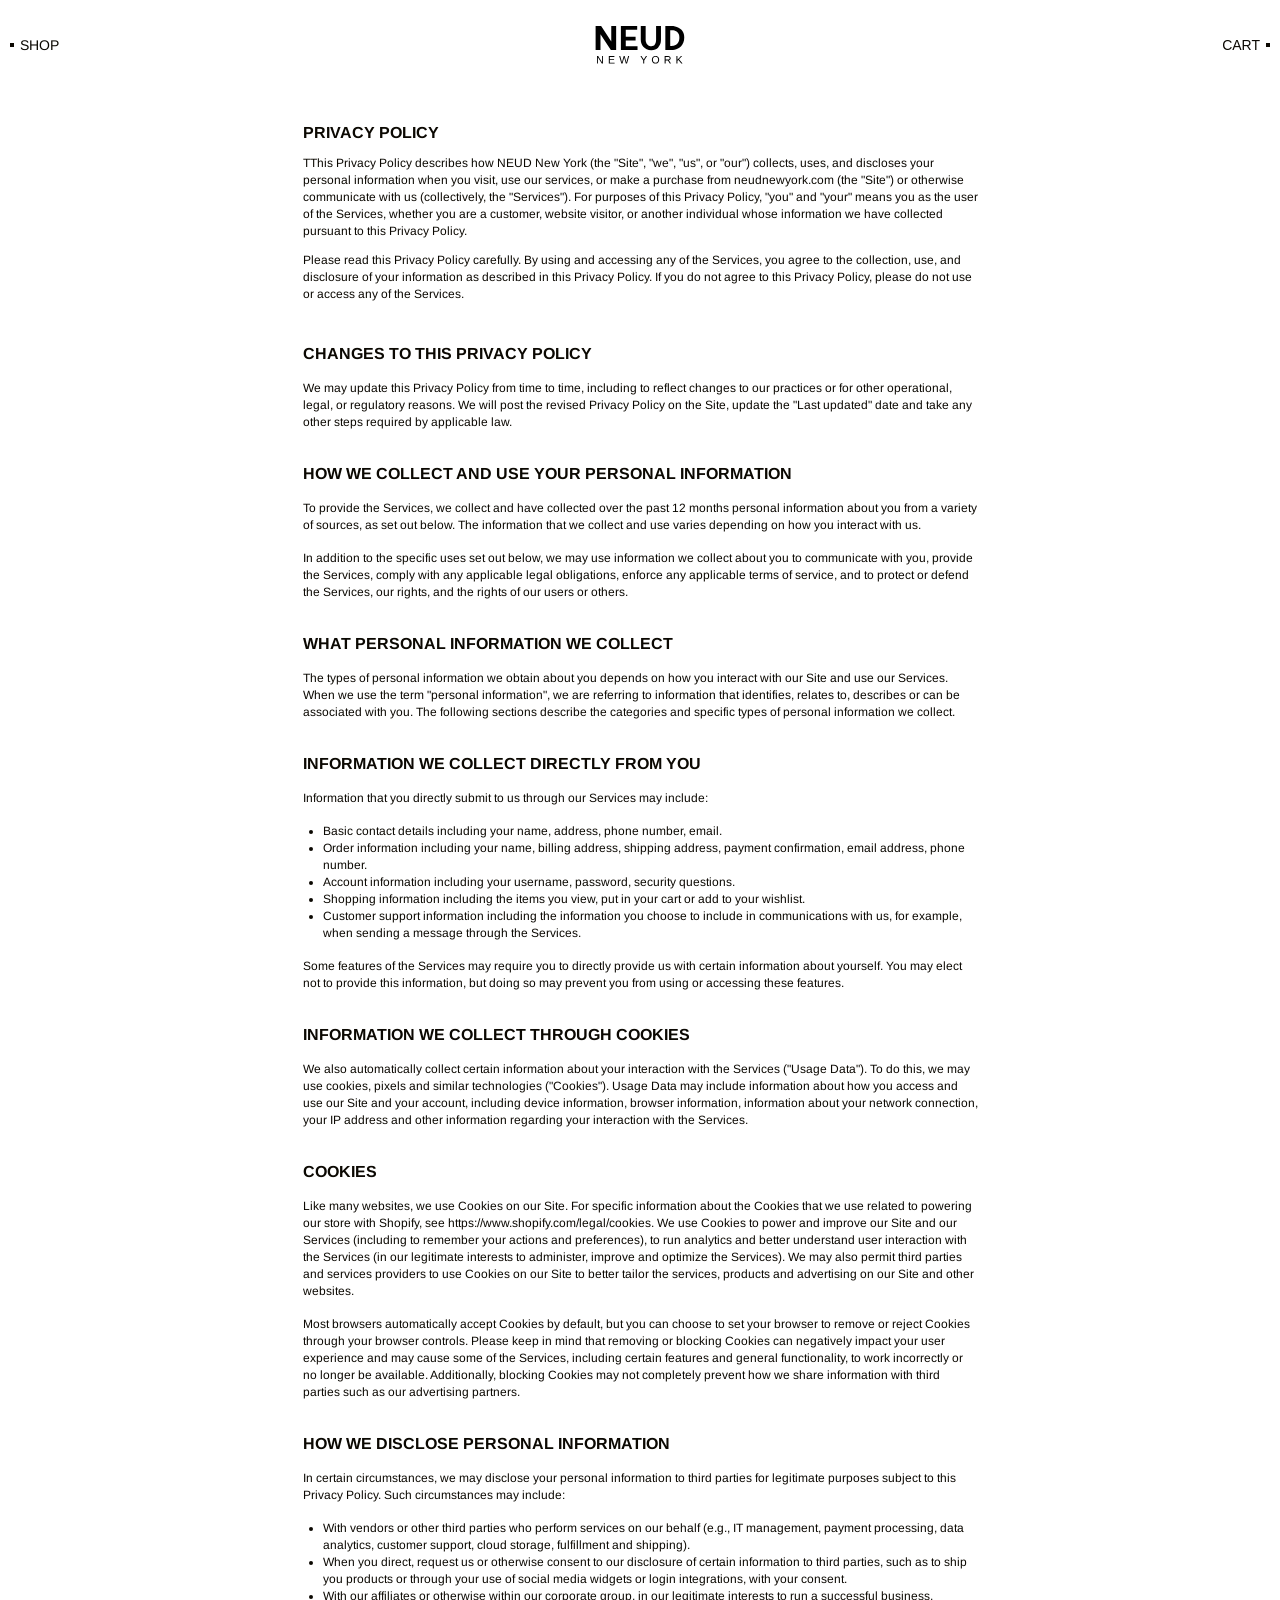
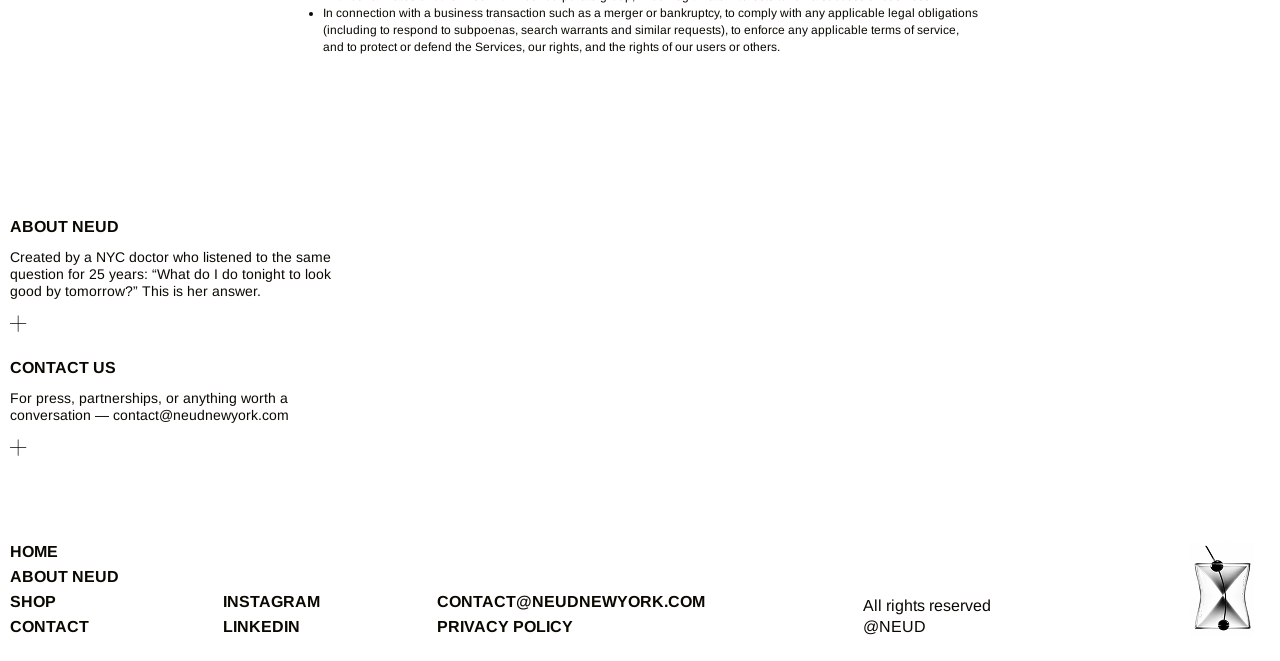
<file: privacy-policy.html>
<!DOCTYPE html>
<html lang="en">

<head>
	<meta charset="UTF-8">
	<meta name="viewport" content="width=device-width, initial-scale=1.0">
	<title>Neud | Privacy Policy</title>
	<!-- css link start -->
	<link rel="icon" href="./assets/images/NEUD-Favicon.webp" type="image/x-icon">
	<link rel="stylesheet" href="./assets/css/footer.css">
	<link rel="stylesheet" href="./assets/css/policy-section.css">
	<link rel="stylesheet" href="./assets/css/card.css">
	<link rel="stylesheet" href="./assets/css/navbar.css">
	<link rel="stylesheet" href="./assets/css/main.css">
	<!-- css link end -->
</head>

<body>
	<!-- navbar section start -->
	<header>
		<nav class="navbar ">
			<div class="navbar-left">
				<ul class="navbar-links">
					<li><a href="#!" class="navbar-link-item">shop</a></li>
				</ul>
			</div>
			<div class="navbar-logo">
				<a href="index.html" class="logo-white">
					<img src="./assets/images/NEUD-white.svg" alt="NEUD-white">
				</a>
				<a href="index.html" class="logo-black">
					<img src="./assets/images/NEUD-black.svg" alt="NEUD-black">
				</a>
			</div>
			<div class="navbar-right">
				<ul class="navbar-links">
					<li><button class="navbar-link-item cart-drawer-open">cart</button></li>
				</ul>
			</div>
		</nav>
	</header>
	<!-- navbar section start -->

	<main>
		<!-- policy-section start -->
		<section class="policy-section">
			<div class="container">
				<div class="policy-wrap">
					<div class="policy-top">
						<div class="policy-item">
							<h1>Privacy Policy</h1>
							<p>TThis Privacy Policy describes how NEUD New York (the "Site", "we", "us", or "our")
								collects, uses, and discloses your personal information when you visit, use our
								services, or make a
								purchase from neudnewyork.com (the "Site") or otherwise communicate with us
								(collectively, the
								"Services"). For purposes of this Privacy Policy, "you" and "your" means you as the user
								of the
								Services, whether you are a customer, website visitor, or another individual whose
								information we have
								collected pursuant to this Privacy Policy.</p>
							<p>Please read this Privacy Policy carefully. By using and accessing any of the Services,
								you agree to the
								collection, use, and disclosure of your information as described in this Privacy Policy.
								If you do not
								agree to this Privacy Policy, please do not use or access any of the Services.</p>
						</div>
					</div>
					<div class="policy-btm">
						<div class="policy-item">
							<h2>Changes to This Privacy Policy</h2>
							<p>We may update this Privacy Policy from time to time, including to reflect changes to our
								practices or
								for other operational, legal, or regulatory reasons. We will post the revised Privacy
								Policy on the
								Site, update the "Last updated" date and take any other steps required by applicable
								law.</p>
						</div>
						<div class="policy-item">
							<h2>How We Collect and Use Your Personal Information</h2>
							<p>To provide the Services, we collect and have collected over the past 12 months personal
								information
								about you from a variety of sources, as set out below. The information that we collect
								and use varies
								depending on how you interact with us.</p>
							<p>In addition to the specific uses set out below, we may use information we collect about
								you to
								communicate with you, provide the Services, comply with any applicable legal
								obligations, enforce any
								applicable terms of service, and to protect or defend the Services, our rights, and the
								rights of our
								users or others.</p>
						</div>
						<div class="policy-item">
							<h2>What Personal Information We Collect</h2>
							<p>The types of personal information we obtain about you depends on how you interact with
								our Site and use
								our Services. When we use the term "personal information", we are referring to
								information that
								identifies, relates to, describes or can be associated with you. The following sections
								describe the
								categories and specific types of personal information we collect.</p>
						</div>
						<div class="policy-item">
							<h2>Information We Collect Directly from You</h2>
							<p>Information that you directly submit to us through our Services may include:</p>
							<ul>
								<li>Basic contact details including your name, address, phone number, email.</li>
								<li>Order information including your name, billing address, shipping address, payment
									confirmation,
									email address, phone number.</li>
								<li>Account information including your username, password, security questions.</li>
								<li>Shopping information including the items you view, put in your cart or add to your
									wishlist.</li>
								<li>Customer support information including the information you choose to include in
									communications with
									us, for example, when sending a message through the Services.</li>
							</ul>
							<p>Some features of the Services may require you to directly provide us with certain
								information about
								yourself. You may elect not to provide this information, but doing so may prevent you
								from using or
								accessing these features.</p>
						</div>
						<div class="policy-item">
							<h2>Information We Collect through Cookies</h2>
							<p>We also automatically collect certain information about your interaction with the
								Services ("Usage
								Data"). To do this, we may use cookies, pixels and similar technologies ("Cookies").
								Usage Data may
								include information about how you access and use our Site and your account, including
								device
								information, browser information, information about your network connection, your IP
								address and other
								information regarding your interaction with the Services.</p>
						</div>
						<div class="policy-item">
							<h2>Cookies</h2>
							<p>Like many websites, we use Cookies on our Site. For specific information about the
								Cookies that we use
								related to powering our store with Shopify, see https://www.shopify.com/legal/cookies.
								We use Cookies to
								power and improve our Site and our Services (including to remember your actions and
								preferences), to run
								analytics and better understand user interaction with the Services (in our legitimate
								interests to
								administer, improve and optimize the Services). We may also permit third parties and
								services providers
								to use Cookies on our Site to better tailor the services, products and advertising on
								our Site and other
								websites.</p>
							<p>Most browsers automatically accept Cookies by default, but you can choose to set your
								browser to remove
								or reject Cookies through your browser controls. Please keep in mind that removing or
								blocking Cookies
								can negatively impact your user experience and may cause some of the Services, including
								certain
								features and general functionality, to work incorrectly or no longer be available.
								Additionally,
								blocking Cookies may not completely prevent how we share information with third parties
								such as our
								advertising partners.</p>
						</div>
						<div class="policy-item">
							<h2>How We Disclose Personal Information</h2>
							<p>In certain circumstances, we may disclose your personal information to third parties for
								legitimate
								purposes subject to this Privacy Policy. Such circumstances may include:</p>
							<ul>
								<li>With vendors or other third parties who perform services on our behalf (e.g., IT
									management, payment
									processing, data analytics, customer support, cloud storage, fulfillment and
									shipping).</li>
								<li>When you direct, request us or otherwise consent to our disclosure of certain
									information to third
									parties, such as to ship you products or through your use of social media widgets or
									login
									integrations, with your consent.</li>
								<li>With our affiliates or otherwise within our corporate group, in our legitimate
									interests to run a
									successful business.</li>
								<li>In connection with a business transaction such as a merger or bankruptcy, to comply
									with any
									applicable legal obligations (including to respond to subpoenas, search warrants and
									similar
									requests), to enforce any applicable terms of service, and to protect or defend the
									Services, our
									rights, and the rights of our users or others.</li>
							</ul>
						</div>
					</div>
				</div>
			</div>
		</section>
		<!-- policy-section end -->

		<!-- cart-drawer start -->
		<div class="cart-drawer blank">
			<span class="cart-drawer-close-window-btn"></span>
			<div class="cart-drawer-inner">
				<div class="cart-drawer-top">
					<p class="cart-drawer-title">cart <span>(1 item)</span></p>
					<button class="cart-drawer-close-btn" type="button" aria-label="size chart drawer close"
						title="cart-drawer-close-btn">
						<svg width="10" height="10" viewBox="0 0 10 10" fill="none" xmlns="http://www.w3.org/2000/svg">
							<path
								d="M9.85403 9.14653C9.90048 9.19298 9.93733 9.24813 9.96247 9.30883C9.98762 9.36953 10.0006 9.43458 10.0006 9.50028C10.0006 9.56598 9.98762 9.63103 9.96247 9.69173C9.93733 9.75242 9.90048 9.80757 9.85403 9.85403C9.80757 9.90048 9.75242 9.93733 9.69173 9.96247C9.63103 9.98762 9.56598 10.0006 9.50028 10.0006C9.43458 10.0006 9.36953 9.98762 9.30883 9.96247C9.24813 9.93733 9.19298 9.90048 9.14653 9.85403L5.00028 5.70715L0.854028 9.85403C0.760208 9.94785 0.63296 10.0006 0.500278 10.0006C0.367596 10.0006 0.240348 9.94785 0.146528 9.85403C0.0527077 9.76021 2.61548e-09 9.63296 0 9.50028C-2.61548e-09 9.3676 0.0527077 9.24035 0.146528 9.14653L4.2934 5.00028L0.146528 0.854028C0.0527077 0.760208 0 0.63296 0 0.500278C0 0.367596 0.0527077 0.240348 0.146528 0.146528C0.240348 0.0527077 0.367596 0 0.500278 0C0.63296 0 0.760208 0.0527077 0.854028 0.146528L5.00028 4.2934L9.14653 0.146528C9.24035 0.0527077 9.3676 -2.61548e-09 9.50028 0C9.63296 2.61548e-09 9.76021 0.0527077 9.85403 0.146528C9.94785 0.240348 10.0006 0.367596 10.0006 0.500278C10.0006 0.63296 9.94785 0.760208 9.85403 0.854028L5.70715 5.00028L9.85403 9.14653Z"
								fill="#0B0802" />
						</svg>
					</button>
				</div>
				<div class="cart-drawer-content">
					<div class="cart-drawer-items">
						<div class="cart-drawer-item">
							<div class="cart-drawer-item-img">
								<img src="./assets/images/card-drawer-img1.jpg" alt="card-drawer-img1">
							</div>
							<div class="cart-drawer-item-content-wrap">
								<div class="cart-drawer-item-content-inner">
									<div class="cart-drawer-item-content">
										<p class="cart-drawer-item-title">The night before</p>
										<p class="cart-drawer-item-price">$72.00 USD</p>
										<p class="cart-drawer-item-qty">Qty: 1</p>
									</div>
									<div class="cart-drawer-item-qty-btn-wrap">
										<button class="cart-drawer-item-qty-btn">-</button>
										<input type="text" class="cart-drawer-item-qty-input" value="1" readonly>
										<button class="cart-drawer-item-qty-btn">+</button>
									</div>
								</div>
								<div class="cart-drawer-item-remove-btn-wrap">
									<button class="cart-drawer-item-remove-btn">
										<svg width="12" height="13" viewBox="0 0 12 13" fill="none"
											xmlns="http://www.w3.org/2000/svg">
											<path
												d="M11.375 2H0.375C0.275544 2 0.180161 2.03951 0.109835 2.10983C0.0395088 2.18016 0 2.27554 0 2.375C0 2.47446 0.0395088 2.56984 0.109835 2.64017C0.180161 2.71049 0.275544 2.75 0.375 2.75H1V11.875C1 12.1071 1.09219 12.3296 1.25628 12.4937C1.42038 12.6578 1.64294 12.75 1.875 12.75H9.875C10.1071 12.75 10.3296 12.6578 10.4937 12.4937C10.6578 12.3296 10.75 12.1071 10.75 11.875V2.75H11.375C11.4745 2.75 11.5698 2.71049 11.6402 2.64017C11.7105 2.56984 11.75 2.47446 11.75 2.375C11.75 2.27554 11.7105 2.18016 11.6402 2.10983C11.5698 2.03951 11.4745 2 11.375 2ZM10 11.875C10 11.9082 9.98683 11.9399 9.96339 11.9634C9.93995 11.9868 9.90815 12 9.875 12H1.875C1.84185 12 1.81005 11.9868 1.78661 11.9634C1.76317 11.9399 1.75 11.9082 1.75 11.875V2.75H10V11.875ZM3 0.375C3 0.275544 3.03951 0.180161 3.10984 0.109835C3.18016 0.0395088 3.27554 0 3.375 0H8.375C8.47446 0 8.56984 0.0395088 8.64017 0.109835C8.71049 0.180161 8.75 0.275544 8.75 0.375C8.75 0.474456 8.71049 0.569839 8.64017 0.640165C8.56984 0.710491 8.47446 0.75 8.375 0.75H3.375C3.27554 0.75 3.18016 0.710491 3.10984 0.640165C3.03951 0.569839 3 0.474456 3 0.375Z"
												fill="black" />
										</svg>
									</button>
								</div>
							</div>
						</div>
					</div>
				</div>
				<div class="cart-drawer-empty">
					<div class="cart-drawer-empty-text">
						<p>Your Cart Is Empty</p>
						<a href="#!" class="btn">shop now</a>
					</div>
				</div>
				<div class="cart-drawer-footer">
					<div class="cart-drawer-total-wrap">
						<p class="cart-drawer-total-title">total</p>
						<p class="cart-drawer-total-price">$72.00 USD</p>
					</div>
					<div class="cart-drawer-checkout-btn-wrap">
						<button class="btn">secure checkout</button>
					</div>
				</div>
			</div>
		</div>
		<!-- cart-drawer end -->
	</main>

	<!-- footer start -->
	<footer class="footer">
		<div class="footer-wrap">
			<div class="footer-top">
				<div class="footer-top-item">
					<p class="title">about neud</p>
					<p class="text">Created by a NYC doctor who listened to the same question for 25 years: “What do I
						do tonight
						to look good by tomorrow?” This is her answer.</p>
					<a href="#!" class="link">
						<svg width="18" height="18" viewBox="0 0 18 18" fill="none" xmlns="http://www.w3.org/2000/svg">
							<path
								d="M17.25 8.625C17.25 8.72446 17.2105 8.81984 17.1402 8.89017C17.0698 8.96049 16.9745 9 16.875 9H9V16.875C9 16.9745 8.96049 17.0698 8.89017 17.1402C8.81984 17.2105 8.72446 17.25 8.625 17.25C8.52554 17.25 8.43016 17.2105 8.35983 17.1402C8.28951 17.0698 8.25 16.9745 8.25 16.875V9H0.375C0.275544 9 0.180161 8.96049 0.109835 8.89017C0.0395089 8.81984 0 8.72446 0 8.625C0 8.52554 0.0395089 8.43016 0.109835 8.35983C0.180161 8.28951 0.275544 8.25 0.375 8.25H8.25V0.375C8.25 0.275544 8.28951 0.180161 8.35983 0.109835C8.43016 0.0395089 8.52554 0 8.625 0C8.72446 0 8.81984 0.0395089 8.89017 0.109835C8.96049 0.180161 9 0.275544 9 0.375V8.25H16.875C16.9745 8.25 17.0698 8.28951 17.1402 8.35983C17.2105 8.43016 17.25 8.52554 17.25 8.625Z"
								fill="#0B0802" />
						</svg>
					</a>
				</div>
				<div class="footer-top-item">
					<p class="title">contact us</p>
					<p class="text">For press, partnerships, or anything worth a conversation — <a
							href="#!">contact@neudnewyork.com</a></p>
					<a href="#!" class="link">
						<svg width="18" height="18" viewBox="0 0 18 18" fill="none" xmlns="http://www.w3.org/2000/svg">
							<path
								d="M17.25 8.625C17.25 8.72446 17.2105 8.81984 17.1402 8.89017C17.0698 8.96049 16.9745 9 16.875 9H9V16.875C9 16.9745 8.96049 17.0698 8.89017 17.1402C8.81984 17.2105 8.72446 17.25 8.625 17.25C8.52554 17.25 8.43016 17.2105 8.35983 17.1402C8.28951 17.0698 8.25 16.9745 8.25 16.875V9H0.375C0.275544 9 0.180161 8.96049 0.109835 8.89017C0.0395089 8.81984 0 8.72446 0 8.625C0 8.52554 0.0395089 8.43016 0.109835 8.35983C0.180161 8.28951 0.275544 8.25 0.375 8.25H8.25V0.375C8.25 0.275544 8.28951 0.180161 8.35983 0.109835C8.43016 0.0395089 8.52554 0 8.625 0C8.72446 0 8.81984 0.0395089 8.89017 0.109835C8.96049 0.180161 9 0.275544 9 0.375V8.25H16.875C16.9745 8.25 17.0698 8.28951 17.1402 8.35983C17.2105 8.43016 17.25 8.52554 17.25 8.625Z"
								fill="#0B0802" />
						</svg>
					</a>
				</div>
			</div>
			<div class="footer-bottom">
				<div class="footer-nav-item">
					<ul>
						<li><a href="#!">home</a></li>
						<li><a href="#!">about neud</a></li>
						<li><a href="#!">shop</a></li>
						<li><a href="#!">contact</a></li>
					</ul>
				</div>
				<div class="footer-nav-item text-center">
					<ul>
						<li><a href="#!">instagram</a></li>
						<li><a href="#!">linkedin</a></li>
					</ul>
				</div>
				<div class="footer-nav-item big">
					<ul>
						<li><a href="#!">contact@neudnewyork.com</a></li>
						<li><a href="#!">Privacy policy</a></li>
					</ul>
				</div>
				<div class="footer-coypyright-wrap">
					<p class="coypyright-text">All rights reserved @NEUD</p>
				</div>
				<div class="footer-btm-img-wrap">
					<img src="./assets/images/footer-btm-img.png" alt="footer-btm-img" class="footer-btm-img">
				</div>
			</div>
		</div>
	</footer>
	<!-- footer end -->

	<!-- js link start -->
	<script src="./assets/js/script.js"></script>
	<!-- js link end -->
</body>

</html>
</file>
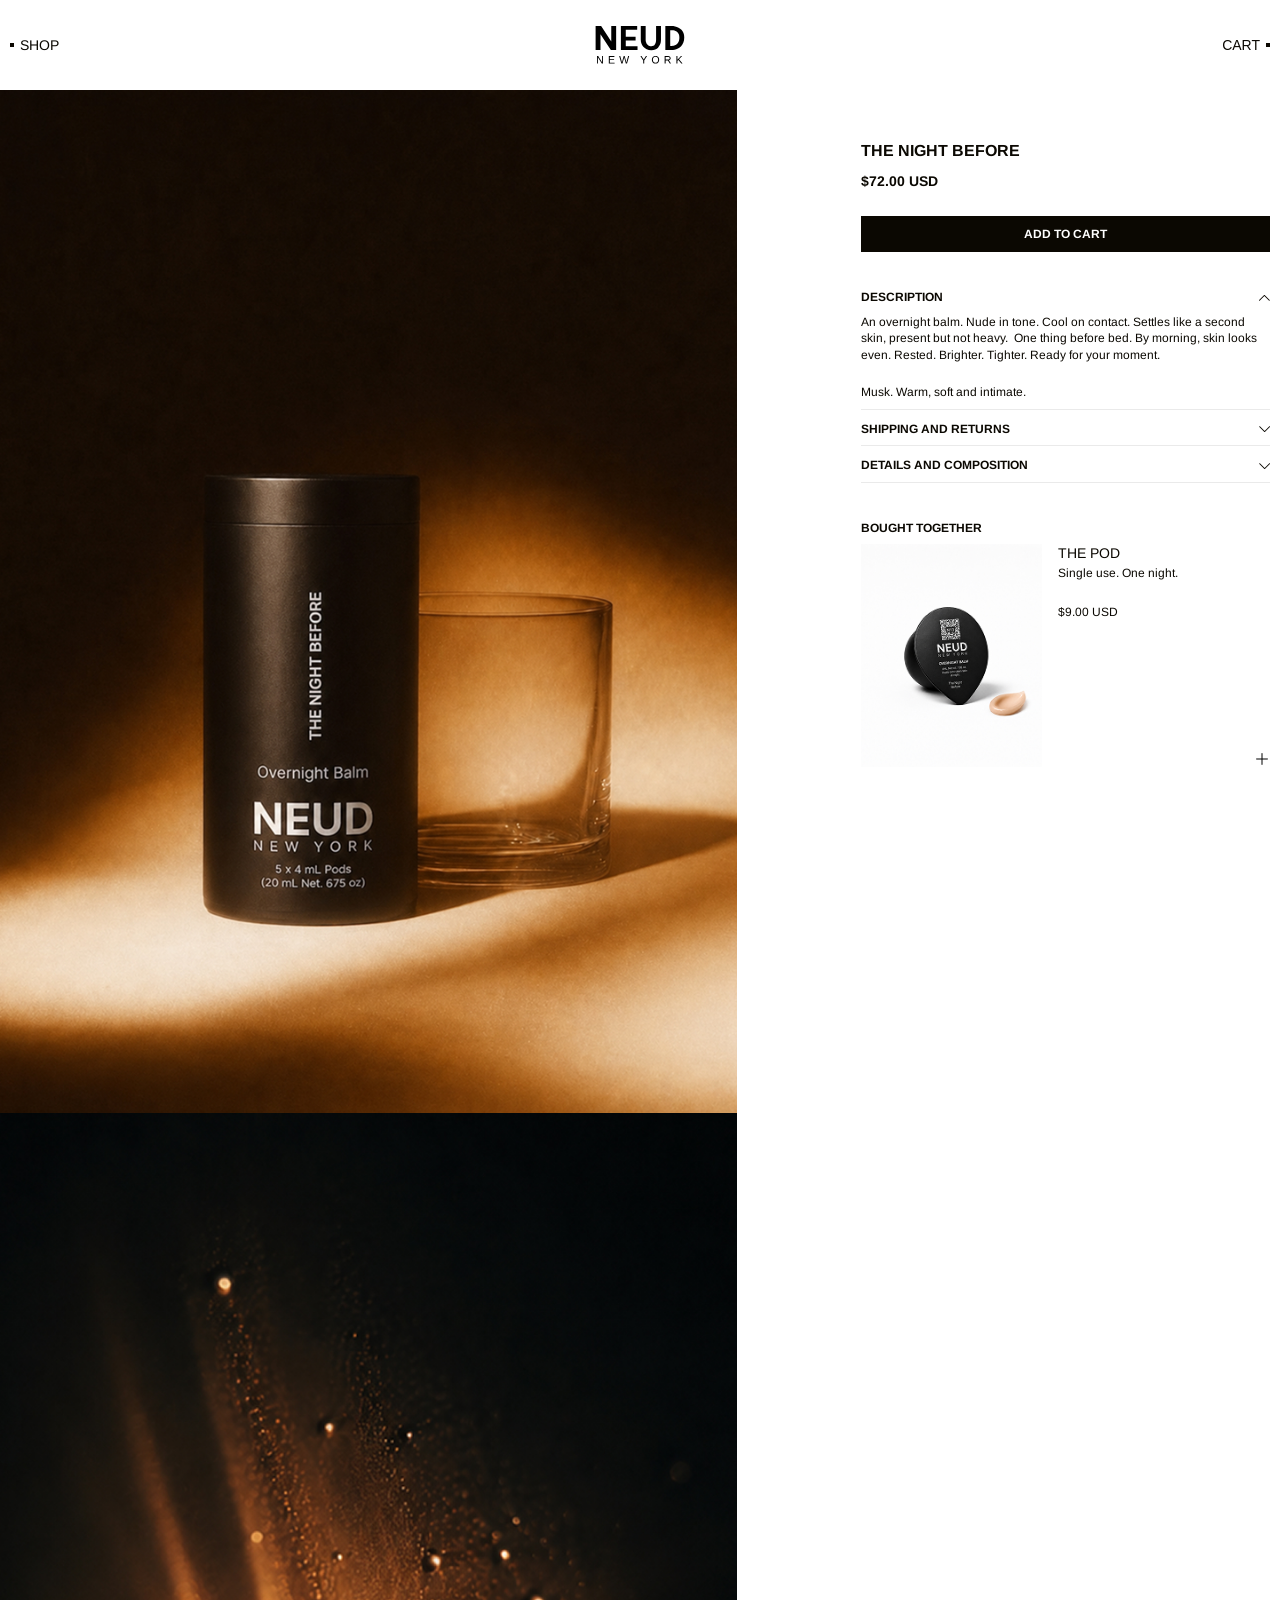
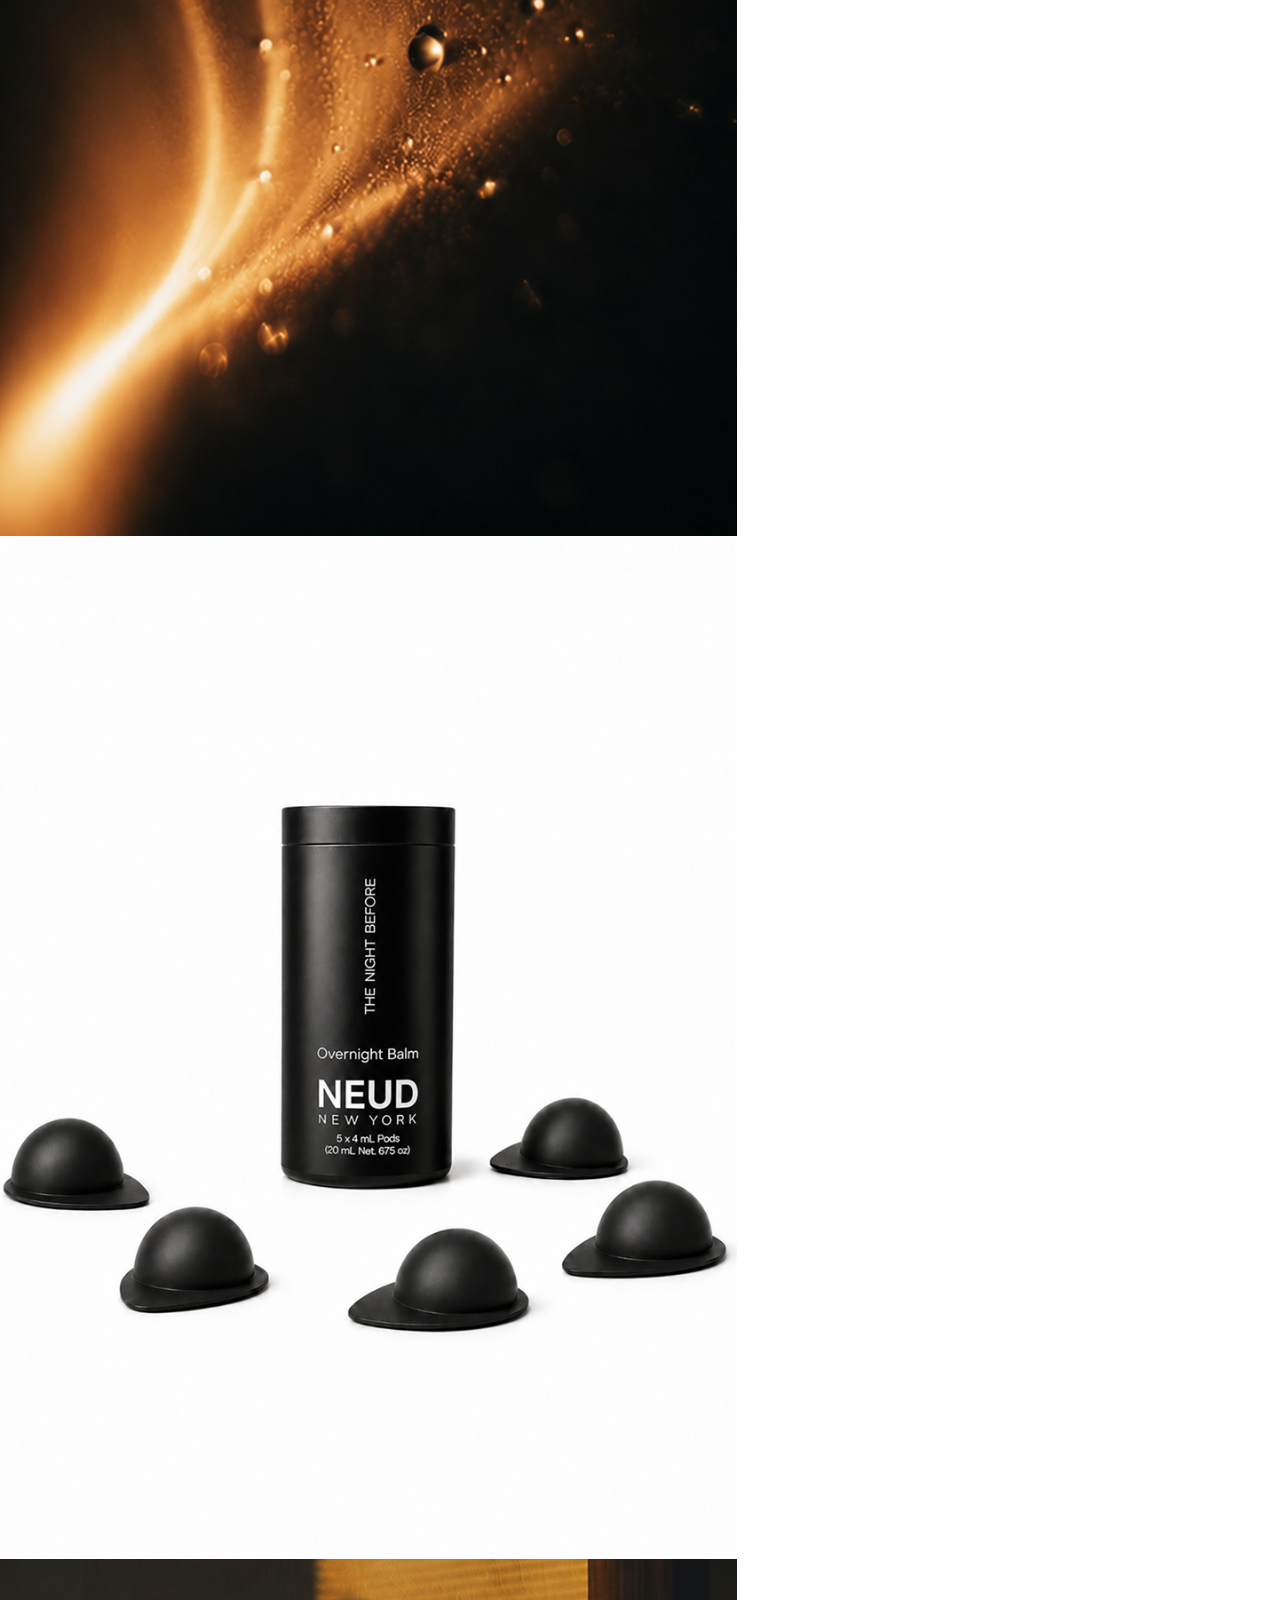
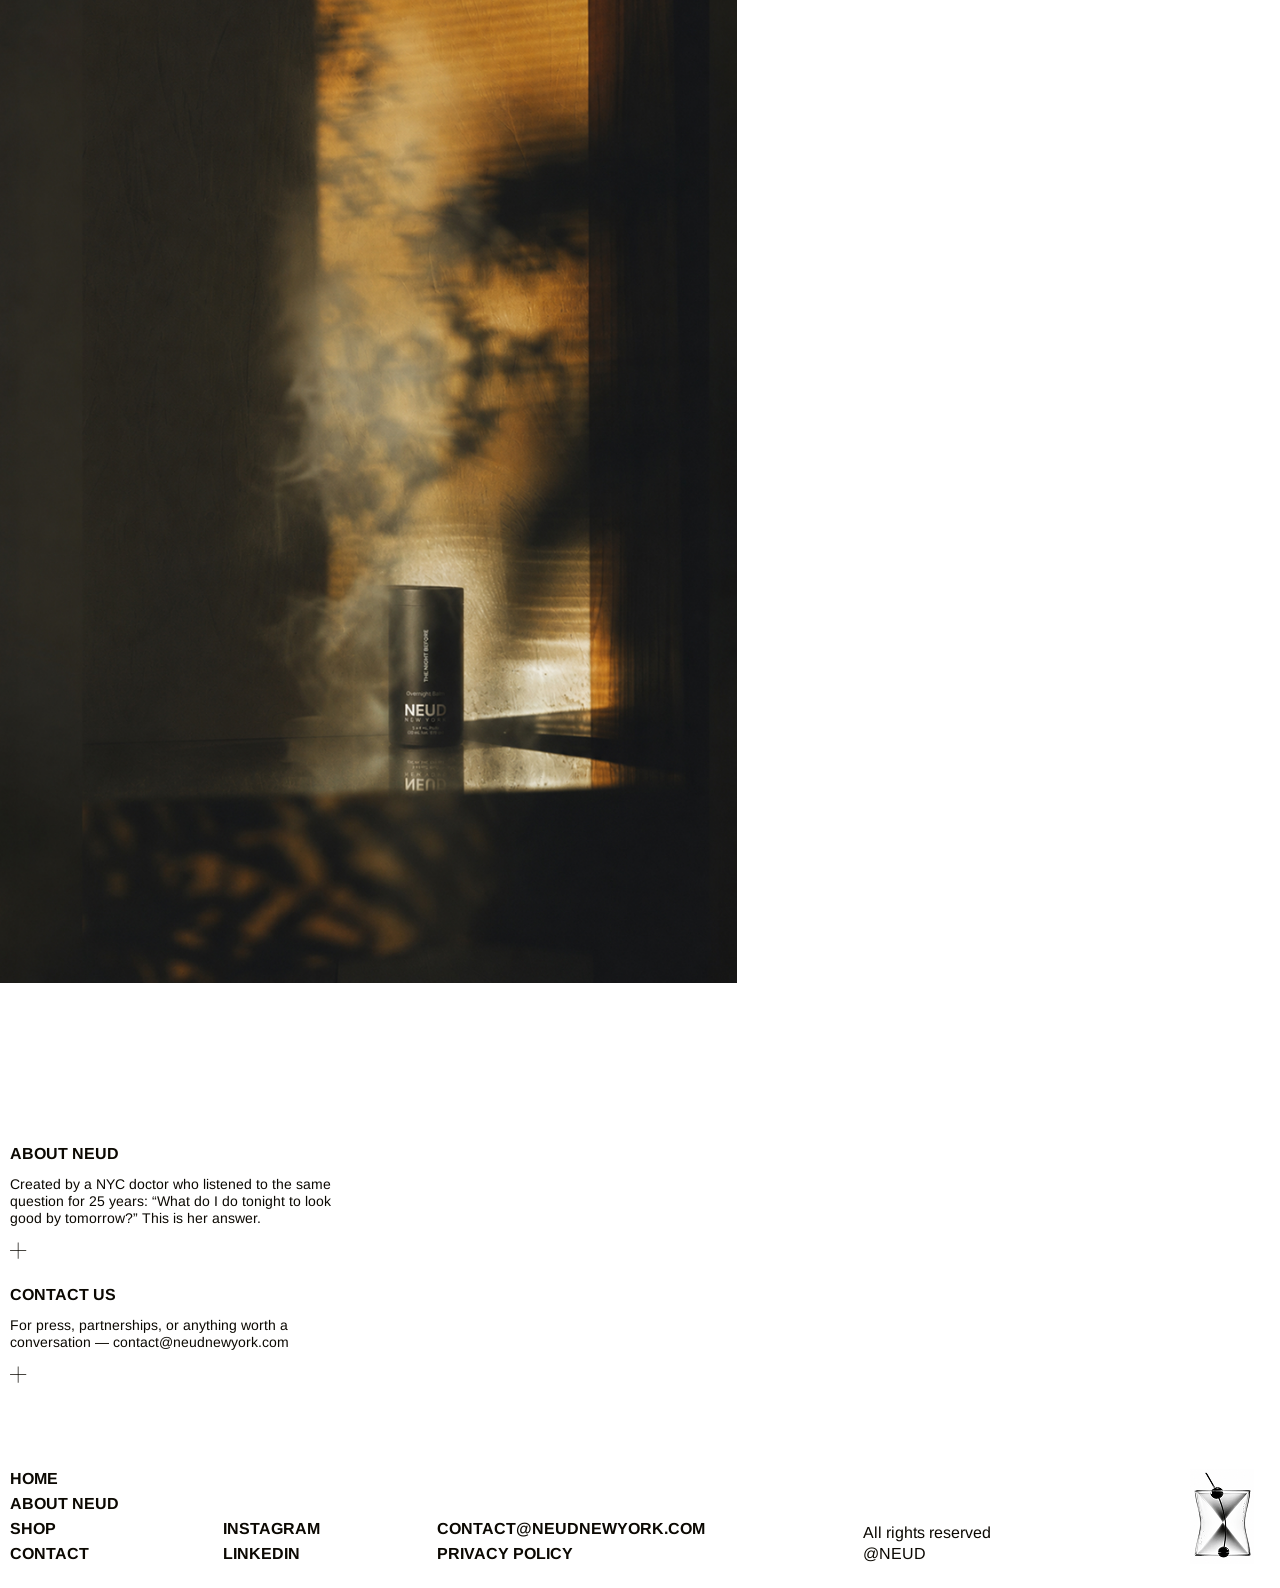
<file: product-single.html>
<!DOCTYPE html>
<html lang="en">

<head>
	<meta charset="UTF-8">
	<meta name="viewport" content="width=device-width, initial-scale=1.0">
	<title>Neud | Product Single</title>
	<!-- css link start -->
	<link rel="icon" href="./assets/images/NEUD-Favicon.webp" type="image/x-icon">
	<link rel="stylesheet" href="./assets/css/footer.css">
	<link rel="stylesheet" href="./assets/css/card.css">
	<link rel="stylesheet" href="./assets/css/accordion.css">
	<link rel="stylesheet" href="./assets/css/product-single-section.css">
	<link rel="stylesheet" href="./assets/css/navbar.css">
	<link rel="stylesheet" href="./assets/css/main.css">
	<!-- css link end -->
</head>

<body>
	<!-- navbar section start -->
	<header>
		<nav class="navbar">
			<div class="navbar-left">
				<ul class="navbar-links">
					<li><a href="#!" class="navbar-link-item">shop</a></li>
				</ul>
			</div>
			<div class="navbar-logo">
				<a href="index.html" class="logo-white">
					<img src="./assets/images/NEUD-white.svg" alt="NEUD-white">
				</a>
				<a href="index.html" class="logo-black">
					<img src="./assets/images/NEUD-black.svg" alt="NEUD-black">
				</a>
			</div>
			<div class="navbar-right">
				<ul class="navbar-links">
					<li><button class="navbar-link-item cart-drawer-open">cart</button></li>
				</ul>
			</div>
		</nav>
	</header>
	<!-- navbar section start -->

	<main>
		<!-- product-single section start -->
		<section class="product-single-section">
			<div class="container">
				<div class="product-single-wrap">
					<div class="product-single-img-area">
						<div class="product-single-mobile-content">
							<h1 class="product-single-title">The night before</h1>
							<p class="product-single-price">$72.00 USD</p>
						</div>
						<div class="product-single-imgs">
							<div class="product-single-img">
								<img src="./assets/images/product-single-img-1.jpg" alt="product-single-img-1">
							</div>
							<div class="product-single-img">
								<img src="./assets/images/product-single-img-2.jpg" alt="product-single-img-2.jpg">
							</div>
							<div class="product-single-img">
								<img src="./assets/images/product-single-img-3.jpg" alt="product-single-img-3">
							</div>
							<div class="product-single-img">
								<img src="./assets/images/product-single-img-4.jpg" alt="product-single-img-4">
							</div>
						</div>

					</div>
					<div class="product-single-content-area">
						<div class="product-single-desktop-content">
							<h1 class="product-single-title">The night before</h1>
							<p class="product-single-price">$72.00 USD</p>
						</div>
						<div class="product-single-btn">
							<a href="#!" class="btn">add to cart</a>
						</div>
						<!-- accordion start -->
						<div class="product-single-accordion">
							<div class="accordion-items first-item-open">
								<div class="accordion-item">
									<div class="accordion-item-title-wrap">
										<p class="accordion-item-title">description</p>
										<span class="accordion-item-icon">
											<svg width="11" height="6" viewBox="0 0 11 6" fill="none"
												xmlns="http://www.w3.org/2000/svg">
												<path
													d="M10.6306 5.10965L5.63065 0.109649C5.56033 0.0394235 5.46502 -2.09808e-05 5.36565 -2.09808e-05C5.26627 -2.09808e-05 5.17096 0.0394235 5.10065 0.109649L0.100646 5.10965C0.0344058 5.18074 -0.00165568 5.27476 5.84237e-05 5.37191C0.00177253 5.46906 0.0411284 5.56175 0.109835 5.63046C0.178541 5.69917 0.271234 5.73852 0.368385 5.74024C0.465535 5.74195 0.559559 5.70589 0.630646 5.63965L5.36565 0.905274L10.1006 5.63965C10.1717 5.70589 10.2658 5.74195 10.3629 5.74024C10.4601 5.73852 10.5528 5.69917 10.6215 5.63046C10.6902 5.56175 10.7295 5.46906 10.7312 5.37191C10.7329 5.27476 10.6969 5.18074 10.6306 5.10965Z"
													fill="#0B0802" />
											</svg>
										</span>
									</div>
									<div class="accordion-item-content">
										<div class="accordion-item-content-inner">
											<div class="accordion-content-items">
												<div class="accordion-content-item">
													<p class="accordion-content-item-text">An overnight balm. Nude in
														tone. Cool on contact.
														Settles like a second skin, present but not heavy.  One thing
														before bed. By morning, skin
														looks even. Rested. Brighter. Tighter. Ready for your moment.
													</p>
													<p class="accordion-content-item-text">Musk. Warm, soft and
														intimate.</p>
												</div>
											</div>
										</div>
									</div>
								</div>
								<div class="accordion-item">
									<div class="accordion-item-title-wrap">
										<p class="accordion-item-title">shipping and returns</p>
										<span class="accordion-item-icon">
											<svg width="11" height="6" viewBox="0 0 11 6" fill="none"
												xmlns="http://www.w3.org/2000/svg">
												<path
													d="M10.6306 5.10965L5.63065 0.109649C5.56033 0.0394235 5.46502 -2.09808e-05 5.36565 -2.09808e-05C5.26627 -2.09808e-05 5.17096 0.0394235 5.10065 0.109649L0.100646 5.10965C0.0344058 5.18074 -0.00165568 5.27476 5.84237e-05 5.37191C0.00177253 5.46906 0.0411284 5.56175 0.109835 5.63046C0.178541 5.69917 0.271234 5.73852 0.368385 5.74024C0.465535 5.74195 0.559559 5.70589 0.630646 5.63965L5.36565 0.905274L10.1006 5.63965C10.1717 5.70589 10.2658 5.74195 10.3629 5.74024C10.4601 5.73852 10.5528 5.69917 10.6215 5.63046C10.6902 5.56175 10.7295 5.46906 10.7312 5.37191C10.7329 5.27476 10.6969 5.18074 10.6306 5.10965Z"
													fill="#0B0802" />
											</svg>
										</span>
									</div>
									<div class="accordion-item-content">
										<div class="accordion-item-content-inner">
											<div class="accordion-content-items">
												<div class="accordion-content-item">
													<p class="accordion-content-item-text">An overnight balm. Nude in
														tone. Cool on contact.
														Settles like a second skin, present but not heavy.  One thing
														before bed. By morning, skin
														looks even. Rested. Brighter. Tighter. Ready for your moment.
													</p>
													<p class="accordion-content-item-text">Musk. Warm, soft and
														intimate.</p>
													<ul class="accordion-content-item-list">
														<li class="accordion-content-item-list-item">Compatible with
															Online Store 2.0 themes
														</li>
														<li class="accordion-content-item-list-item">No coding required
															for setup</li>
														<li class="accordion-content-item-list-item">Works with free and
															premium themes</li>
													</ul>
												</div>
											</div>
										</div>
									</div>
								</div>
								<div class="accordion-item">
									<div class="accordion-item-title-wrap">
										<p class="accordion-item-title">details and composition</p>
										<span class="accordion-item-icon">
											<svg width="11" height="6" viewBox="0 0 11 6" fill="none"
												xmlns="http://www.w3.org/2000/svg">
												<path
													d="M10.6306 5.10965L5.63065 0.109649C5.56033 0.0394235 5.46502 -2.09808e-05 5.36565 -2.09808e-05C5.26627 -2.09808e-05 5.17096 0.0394235 5.10065 0.109649L0.100646 5.10965C0.0344058 5.18074 -0.00165568 5.27476 5.84237e-05 5.37191C0.00177253 5.46906 0.0411284 5.56175 0.109835 5.63046C0.178541 5.69917 0.271234 5.73852 0.368385 5.74024C0.465535 5.74195 0.559559 5.70589 0.630646 5.63965L5.36565 0.905274L10.1006 5.63965C10.1717 5.70589 10.2658 5.74195 10.3629 5.74024C10.4601 5.73852 10.5528 5.69917 10.6215 5.63046C10.6902 5.56175 10.7295 5.46906 10.7312 5.37191C10.7329 5.27476 10.6969 5.18074 10.6306 5.10965Z"
													fill="#0B0802" />
											</svg>
										</span>
									</div>
									<div class="accordion-item-content">
										<div class="accordion-item-content-inner">
											<div class="accordion-content-items">
												<div class="accordion-content-item">
													<p class="accordion-content-item-text">An overnight balm. Nude in
														tone. Cool on contact.
														Settles like a second skin, present but not heavy.  One thing
														before bed. By morning, skin
														looks even. Rested. Brighter. Tighter. Ready for your moment.
													</p>
													<p class="accordion-content-item-text">Musk. Warm, soft and
														intimate.</p>
													<ul class="accordion-content-item-list">
														<li class="accordion-content-item-list-item">Compatible with
															Online Store 2.0 themes
														</li>
														<li class="accordion-content-item-list-item">No coding required
															for setup</li>
														<li class="accordion-content-item-list-item">Works with free and
															premium themes</li>
													</ul>
												</div>
											</div>
										</div>
									</div>
								</div>
							</div>
						</div>
						<!-- accordion end -->
						<div class="product-single-related-product">
							<h2 class="product-single-related-produc-title">bought together</h2>
							<div class="related-product-card">
								<a href="#!" class="related-product-card-img">
									<img src="./assets/images/related-product-img-1.jpg" alt="related-product-img-1">
								</a>
								<div class="related-product-card-content">
									<a href="#!" class="related-product-card-content-title">The pod</a>
									<p class="related-product-card-content-text">Single use. One night.</p>
									<p class="related-product-card-price">$9.00 USD</p>
								</div>
								<div class="related-product-card-btn">
									<a href="#!">
										<svg width="12" height="12" viewBox="0 0 12 12" fill="none"
											xmlns="http://www.w3.org/2000/svg">
											<path
												d="M12 6C12 6.13261 11.9473 6.25979 11.8536 6.35355C11.7598 6.44732 11.6326 6.5 11.5 6.5H6.5V11.5C6.5 11.6326 6.44732 11.7598 6.35355 11.8536C6.25979 11.9473 6.13261 12 6 12C5.86739 12 5.74021 11.9473 5.64645 11.8536C5.55268 11.7598 5.5 11.6326 5.5 11.5V6.5H0.5C0.367392 6.5 0.240215 6.44732 0.146447 6.35355C0.0526785 6.25979 0 6.13261 0 6C0 5.86739 0.0526785 5.74021 0.146447 5.64645C0.240215 5.55268 0.367392 5.5 0.5 5.5H5.5V0.5C5.5 0.367392 5.55268 0.240215 5.64645 0.146447C5.74021 0.0526785 5.86739 0 6 0C6.13261 0 6.25979 0.0526785 6.35355 0.146447C6.44732 0.240215 6.5 0.367392 6.5 0.5V5.5H11.5C11.6326 5.5 11.7598 5.55268 11.8536 5.64645C11.9473 5.74021 12 5.86739 12 6Z"
												fill="black" />
										</svg>
									</a>
								</div>
							</div>
						</div>
					</div>
				</div>
			</div>
		</section>
		<!-- product-single section end -->

		<!-- cart-drawer start -->
		<div class="cart-drawer">
			<span class="cart-drawer-close-window-btn"></span>
			<div class="cart-drawer-inner">
				<div class="cart-drawer-top">
					<p class="cart-drawer-title">cart <span>(1 item)</span></p>
					<button class="cart-drawer-close-btn" type="button" aria-label="size chart drawer close"
						title="cart-drawer-close-btn">
						<svg width="10" height="10" viewBox="0 0 10 10" fill="none" xmlns="http://www.w3.org/2000/svg">
							<path
								d="M9.85403 9.14653C9.90048 9.19298 9.93733 9.24813 9.96247 9.30883C9.98762 9.36953 10.0006 9.43458 10.0006 9.50028C10.0006 9.56598 9.98762 9.63103 9.96247 9.69173C9.93733 9.75242 9.90048 9.80757 9.85403 9.85403C9.80757 9.90048 9.75242 9.93733 9.69173 9.96247C9.63103 9.98762 9.56598 10.0006 9.50028 10.0006C9.43458 10.0006 9.36953 9.98762 9.30883 9.96247C9.24813 9.93733 9.19298 9.90048 9.14653 9.85403L5.00028 5.70715L0.854028 9.85403C0.760208 9.94785 0.63296 10.0006 0.500278 10.0006C0.367596 10.0006 0.240348 9.94785 0.146528 9.85403C0.0527077 9.76021 2.61548e-09 9.63296 0 9.50028C-2.61548e-09 9.3676 0.0527077 9.24035 0.146528 9.14653L4.2934 5.00028L0.146528 0.854028C0.0527077 0.760208 0 0.63296 0 0.500278C0 0.367596 0.0527077 0.240348 0.146528 0.146528C0.240348 0.0527077 0.367596 0 0.500278 0C0.63296 0 0.760208 0.0527077 0.854028 0.146528L5.00028 4.2934L9.14653 0.146528C9.24035 0.0527077 9.3676 -2.61548e-09 9.50028 0C9.63296 2.61548e-09 9.76021 0.0527077 9.85403 0.146528C9.94785 0.240348 10.0006 0.367596 10.0006 0.500278C10.0006 0.63296 9.94785 0.760208 9.85403 0.854028L5.70715 5.00028L9.85403 9.14653Z"
								fill="#0B0802" />
						</svg>
					</button>
				</div>
				<div class="cart-drawer-content">
					<div class="cart-drawer-items">
						<div class="cart-drawer-item">
							<div class="cart-drawer-item-img">
								<img src="./assets/images/card-drawer-img1.jpg" alt="card-drawer-img1">
							</div>
							<div class="cart-drawer-item-content-wrap">
								<div class="cart-drawer-item-content-inner">
									<div class="cart-drawer-item-content">
										<p class="cart-drawer-item-title">The night before</p>
										<p class="cart-drawer-item-price">$72.00 USD</p>
										<p class="cart-drawer-item-qty">Qty: 1</p>
									</div>
									<div class="cart-drawer-item-qty-btn-wrap">
										<button class="cart-drawer-item-qty-btn">-</button>
										<input type="text" class="cart-drawer-item-qty-input" value="1" readonly>
										<button class="cart-drawer-item-qty-btn">+</button>
									</div>
								</div>
								<div class="cart-drawer-item-remove-btn-wrap">
									<button class="cart-drawer-item-remove-btn">
										<svg width="12" height="13" viewBox="0 0 12 13" fill="none"
											xmlns="http://www.w3.org/2000/svg">
											<path
												d="M11.375 2H0.375C0.275544 2 0.180161 2.03951 0.109835 2.10983C0.0395088 2.18016 0 2.27554 0 2.375C0 2.47446 0.0395088 2.56984 0.109835 2.64017C0.180161 2.71049 0.275544 2.75 0.375 2.75H1V11.875C1 12.1071 1.09219 12.3296 1.25628 12.4937C1.42038 12.6578 1.64294 12.75 1.875 12.75H9.875C10.1071 12.75 10.3296 12.6578 10.4937 12.4937C10.6578 12.3296 10.75 12.1071 10.75 11.875V2.75H11.375C11.4745 2.75 11.5698 2.71049 11.6402 2.64017C11.7105 2.56984 11.75 2.47446 11.75 2.375C11.75 2.27554 11.7105 2.18016 11.6402 2.10983C11.5698 2.03951 11.4745 2 11.375 2ZM10 11.875C10 11.9082 9.98683 11.9399 9.96339 11.9634C9.93995 11.9868 9.90815 12 9.875 12H1.875C1.84185 12 1.81005 11.9868 1.78661 11.9634C1.76317 11.9399 1.75 11.9082 1.75 11.875V2.75H10V11.875ZM3 0.375C3 0.275544 3.03951 0.180161 3.10984 0.109835C3.18016 0.0395088 3.27554 0 3.375 0H8.375C8.47446 0 8.56984 0.0395088 8.64017 0.109835C8.71049 0.180161 8.75 0.275544 8.75 0.375C8.75 0.474456 8.71049 0.569839 8.64017 0.640165C8.56984 0.710491 8.47446 0.75 8.375 0.75H3.375C3.27554 0.75 3.18016 0.710491 3.10984 0.640165C3.03951 0.569839 3 0.474456 3 0.375Z"
												fill="black" />
										</svg>
									</button>
								</div>
							</div>
						</div>
					</div>
				</div>
				<div class="cart-drawer-empty">
					<div class="cart-drawer-empty-text">
						<p>Your Cart Is Empty</p>
						<a href="#!" class="btn">shop now</a>
					</div>
				</div>
				<div class="cart-drawer-footer">
					<div class="cart-drawer-total-wrap">
						<p class="cart-drawer-total-title">total</p>
						<p class="cart-drawer-total-price">$72.00 USD</p>
					</div>
					<div class="cart-drawer-checkout-btn-wrap">
						<button class="btn">secure checkout</button>
					</div>
				</div>
			</div>
		</div>
		<!-- cart-drawer end -->
	</main>

	<!-- footer start -->
	<footer class="footer">
		<div class="footer-wrap">
			<div class="footer-top">
				<div class="footer-top-item">
					<p class="title">about neud</p>
					<p class="text">Created by a NYC doctor who listened to the same question for 25 years: “What do I
						do tonight
						to look good by tomorrow?” This is her answer.</p>
					<a href="#!" class="link">
						<svg width="18" height="18" viewBox="0 0 18 18" fill="none" xmlns="http://www.w3.org/2000/svg">
							<path
								d="M17.25 8.625C17.25 8.72446 17.2105 8.81984 17.1402 8.89017C17.0698 8.96049 16.9745 9 16.875 9H9V16.875C9 16.9745 8.96049 17.0698 8.89017 17.1402C8.81984 17.2105 8.72446 17.25 8.625 17.25C8.52554 17.25 8.43016 17.2105 8.35983 17.1402C8.28951 17.0698 8.25 16.9745 8.25 16.875V9H0.375C0.275544 9 0.180161 8.96049 0.109835 8.89017C0.0395089 8.81984 0 8.72446 0 8.625C0 8.52554 0.0395089 8.43016 0.109835 8.35983C0.180161 8.28951 0.275544 8.25 0.375 8.25H8.25V0.375C8.25 0.275544 8.28951 0.180161 8.35983 0.109835C8.43016 0.0395089 8.52554 0 8.625 0C8.72446 0 8.81984 0.0395089 8.89017 0.109835C8.96049 0.180161 9 0.275544 9 0.375V8.25H16.875C16.9745 8.25 17.0698 8.28951 17.1402 8.35983C17.2105 8.43016 17.25 8.52554 17.25 8.625Z"
								fill="#0B0802" />
						</svg>
					</a>
				</div>
				<div class="footer-top-item">
					<p class="title">contact us</p>
					<p class="text">For press, partnerships, or anything worth a conversation — <a
							href="#!">contact@neudnewyork.com</a></p>
					<a href="#!" class="link">
						<svg width="18" height="18" viewBox="0 0 18 18" fill="none" xmlns="http://www.w3.org/2000/svg">
							<path
								d="M17.25 8.625C17.25 8.72446 17.2105 8.81984 17.1402 8.89017C17.0698 8.96049 16.9745 9 16.875 9H9V16.875C9 16.9745 8.96049 17.0698 8.89017 17.1402C8.81984 17.2105 8.72446 17.25 8.625 17.25C8.52554 17.25 8.43016 17.2105 8.35983 17.1402C8.28951 17.0698 8.25 16.9745 8.25 16.875V9H0.375C0.275544 9 0.180161 8.96049 0.109835 8.89017C0.0395089 8.81984 0 8.72446 0 8.625C0 8.52554 0.0395089 8.43016 0.109835 8.35983C0.180161 8.28951 0.275544 8.25 0.375 8.25H8.25V0.375C8.25 0.275544 8.28951 0.180161 8.35983 0.109835C8.43016 0.0395089 8.52554 0 8.625 0C8.72446 0 8.81984 0.0395089 8.89017 0.109835C8.96049 0.180161 9 0.275544 9 0.375V8.25H16.875C16.9745 8.25 17.0698 8.28951 17.1402 8.35983C17.2105 8.43016 17.25 8.52554 17.25 8.625Z"
								fill="#0B0802" />
						</svg>
					</a>
				</div>
			</div>
			<div class="footer-bottom">
				<div class="footer-nav-item">
					<ul>
						<li><a href="#!">home</a></li>
						<li><a href="#!">about neud</a></li>
						<li><a href="#!">shop</a></li>
						<li><a href="#!">contact</a></li>
					</ul>
				</div>
				<div class="footer-nav-item text-center">
					<ul>
						<li><a href="#!">instagram</a></li>
						<li><a href="#!">linkedin</a></li>
					</ul>
				</div>
				<div class="footer-nav-item big">
					<ul>
						<li><a href="#!">contact@neudnewyork.com</a></li>
						<li><a href="#!">Privacy policy</a></li>
					</ul>
				</div>
				<div class="footer-coypyright-wrap">
					<p class="coypyright-text">All rights reserved @NEUD</p>
				</div>
				<div class="footer-btm-img-wrap">
					<img src="./assets/images/footer-btm-img.png" alt="footer-btm-img" class="footer-btm-img">
				</div>
			</div>
		</div>
	</footer>
	<!-- footer end -->

	<!-- js link start -->
	<script src="./assets/js/script.js"></script>
	<!-- js link end -->
</body>

</html>
</file>
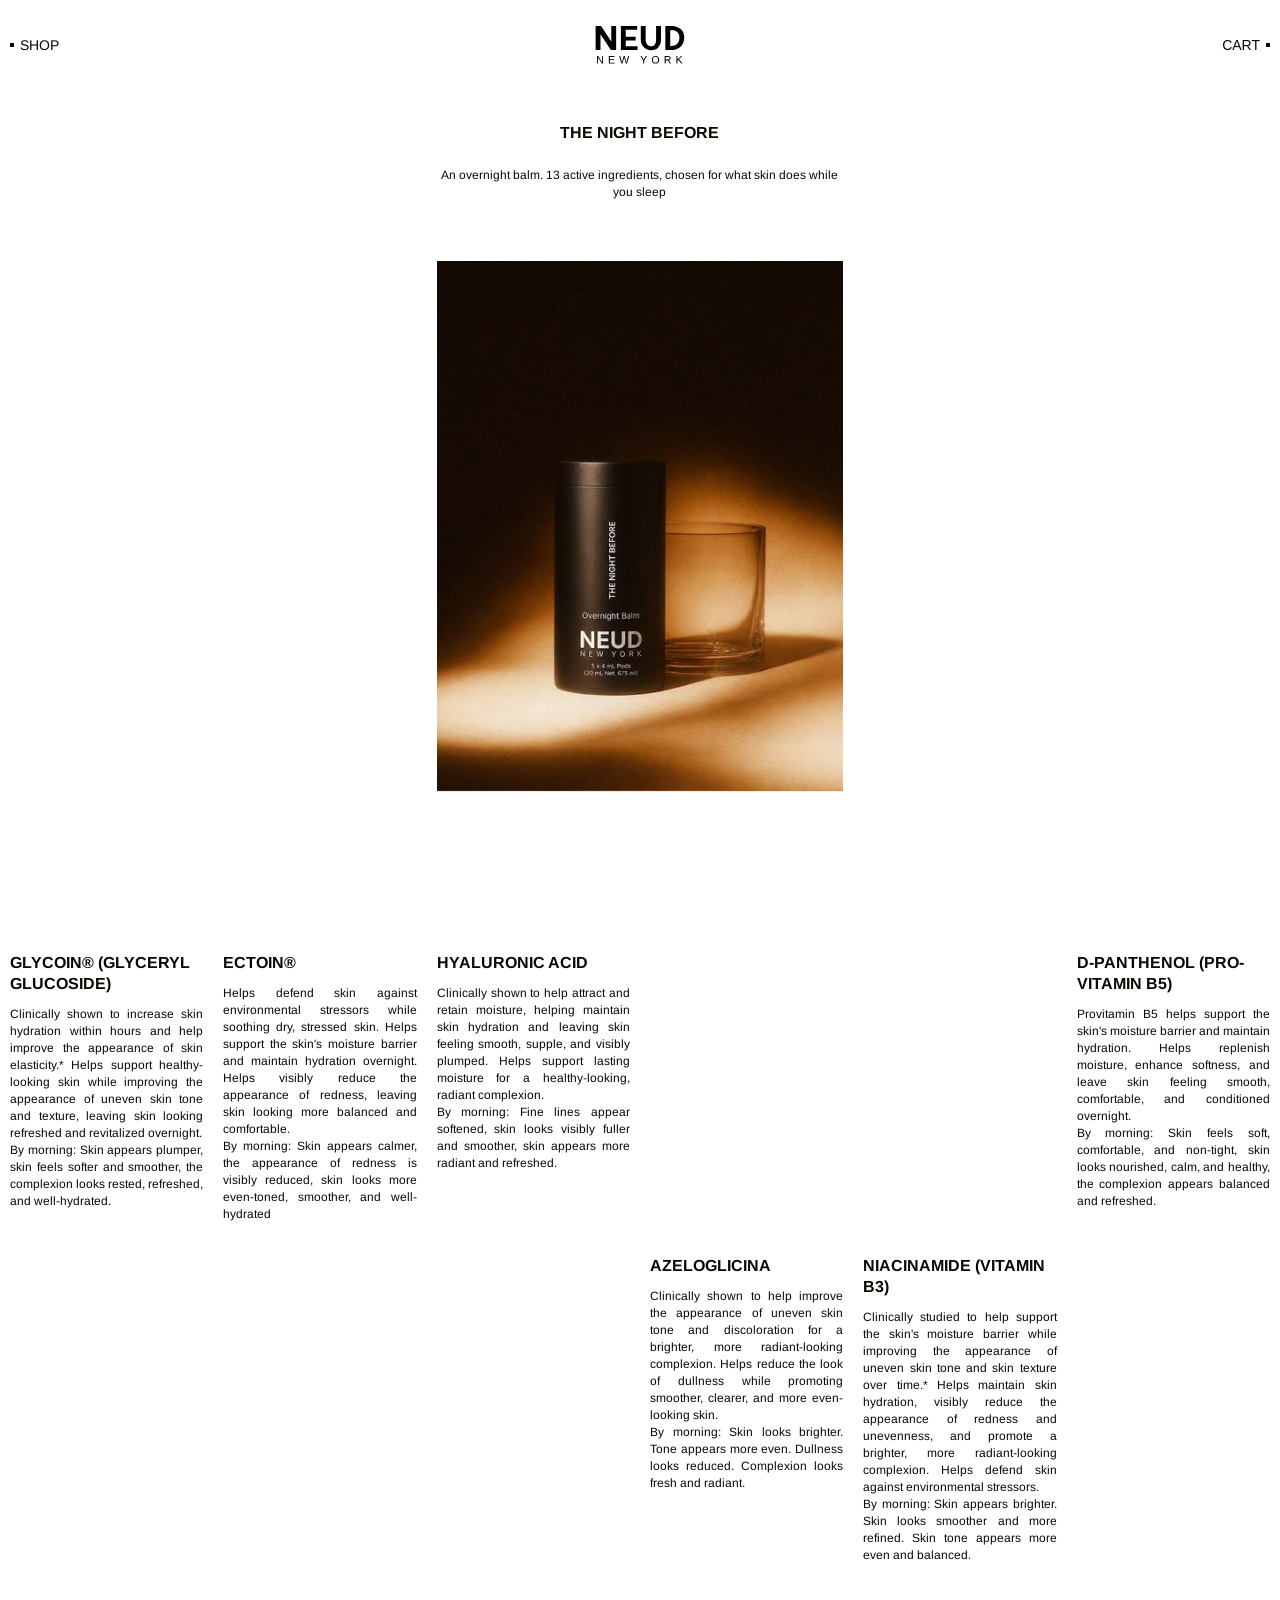
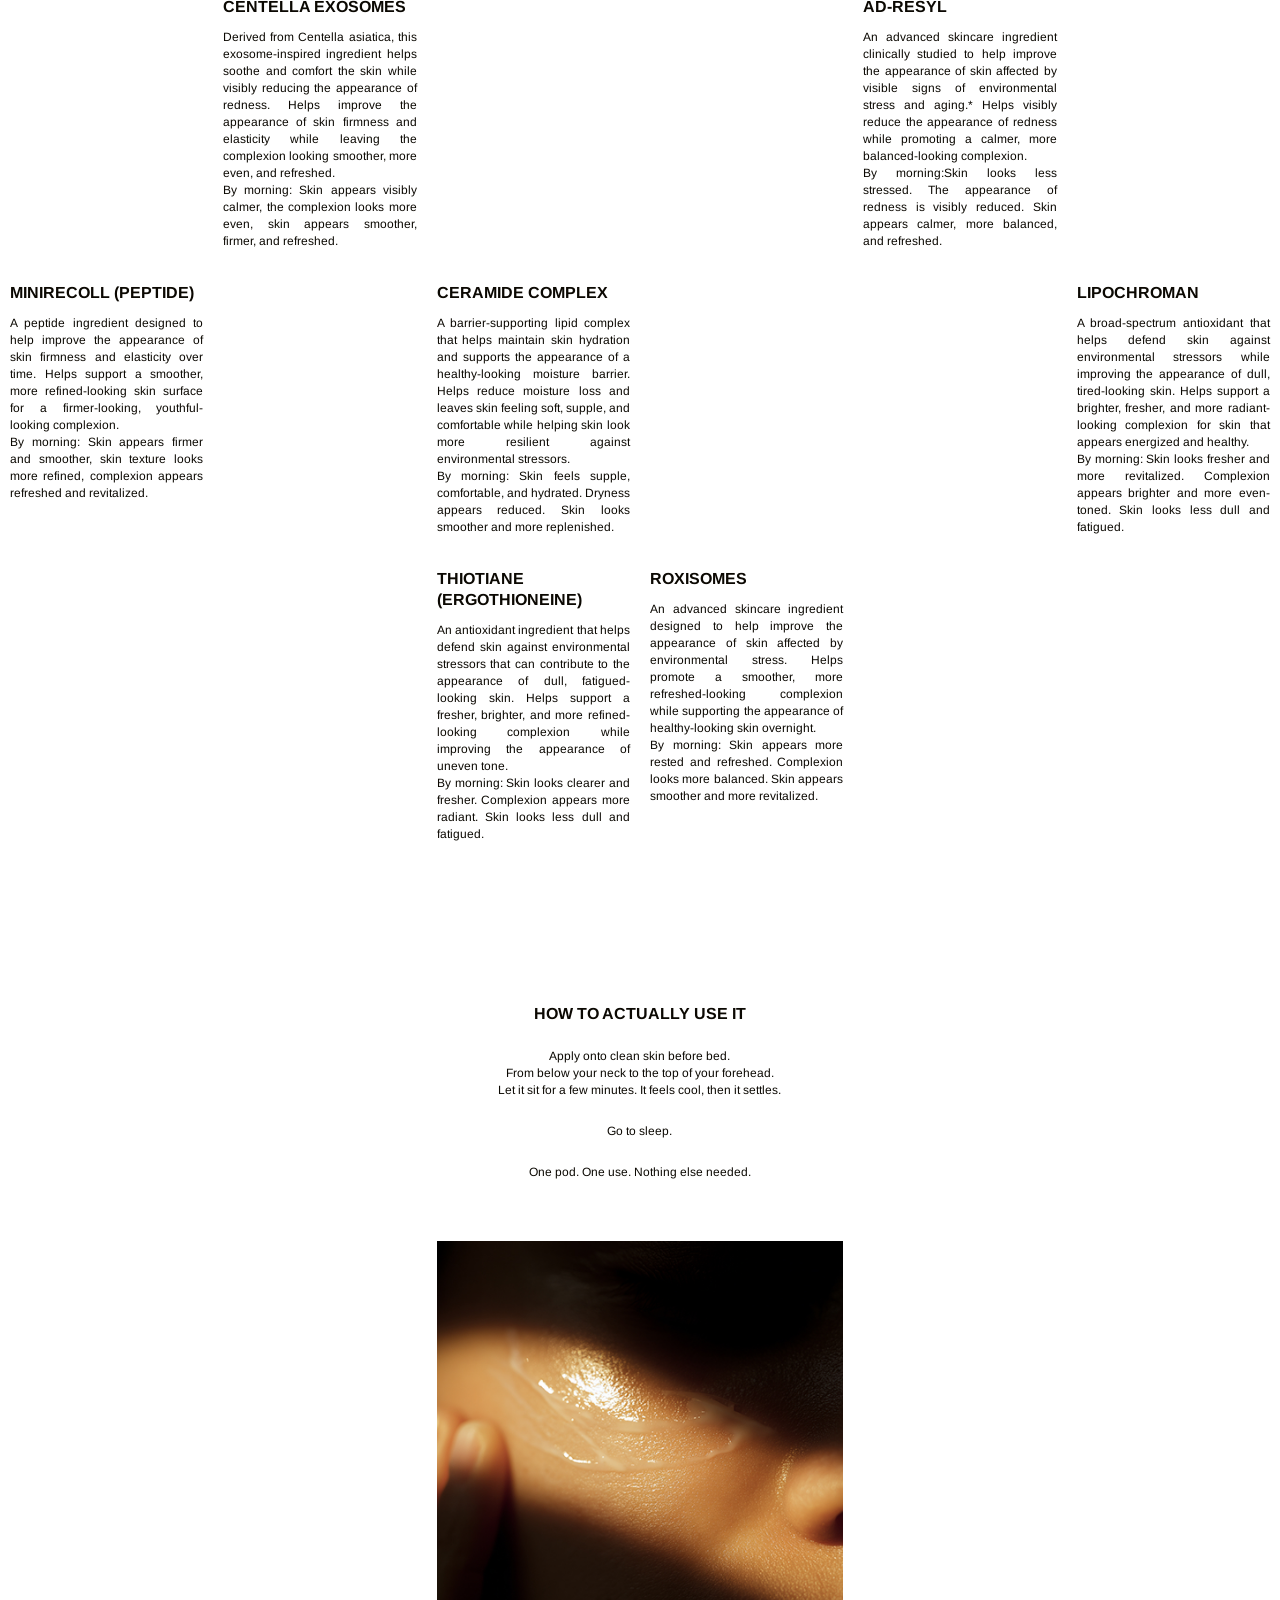
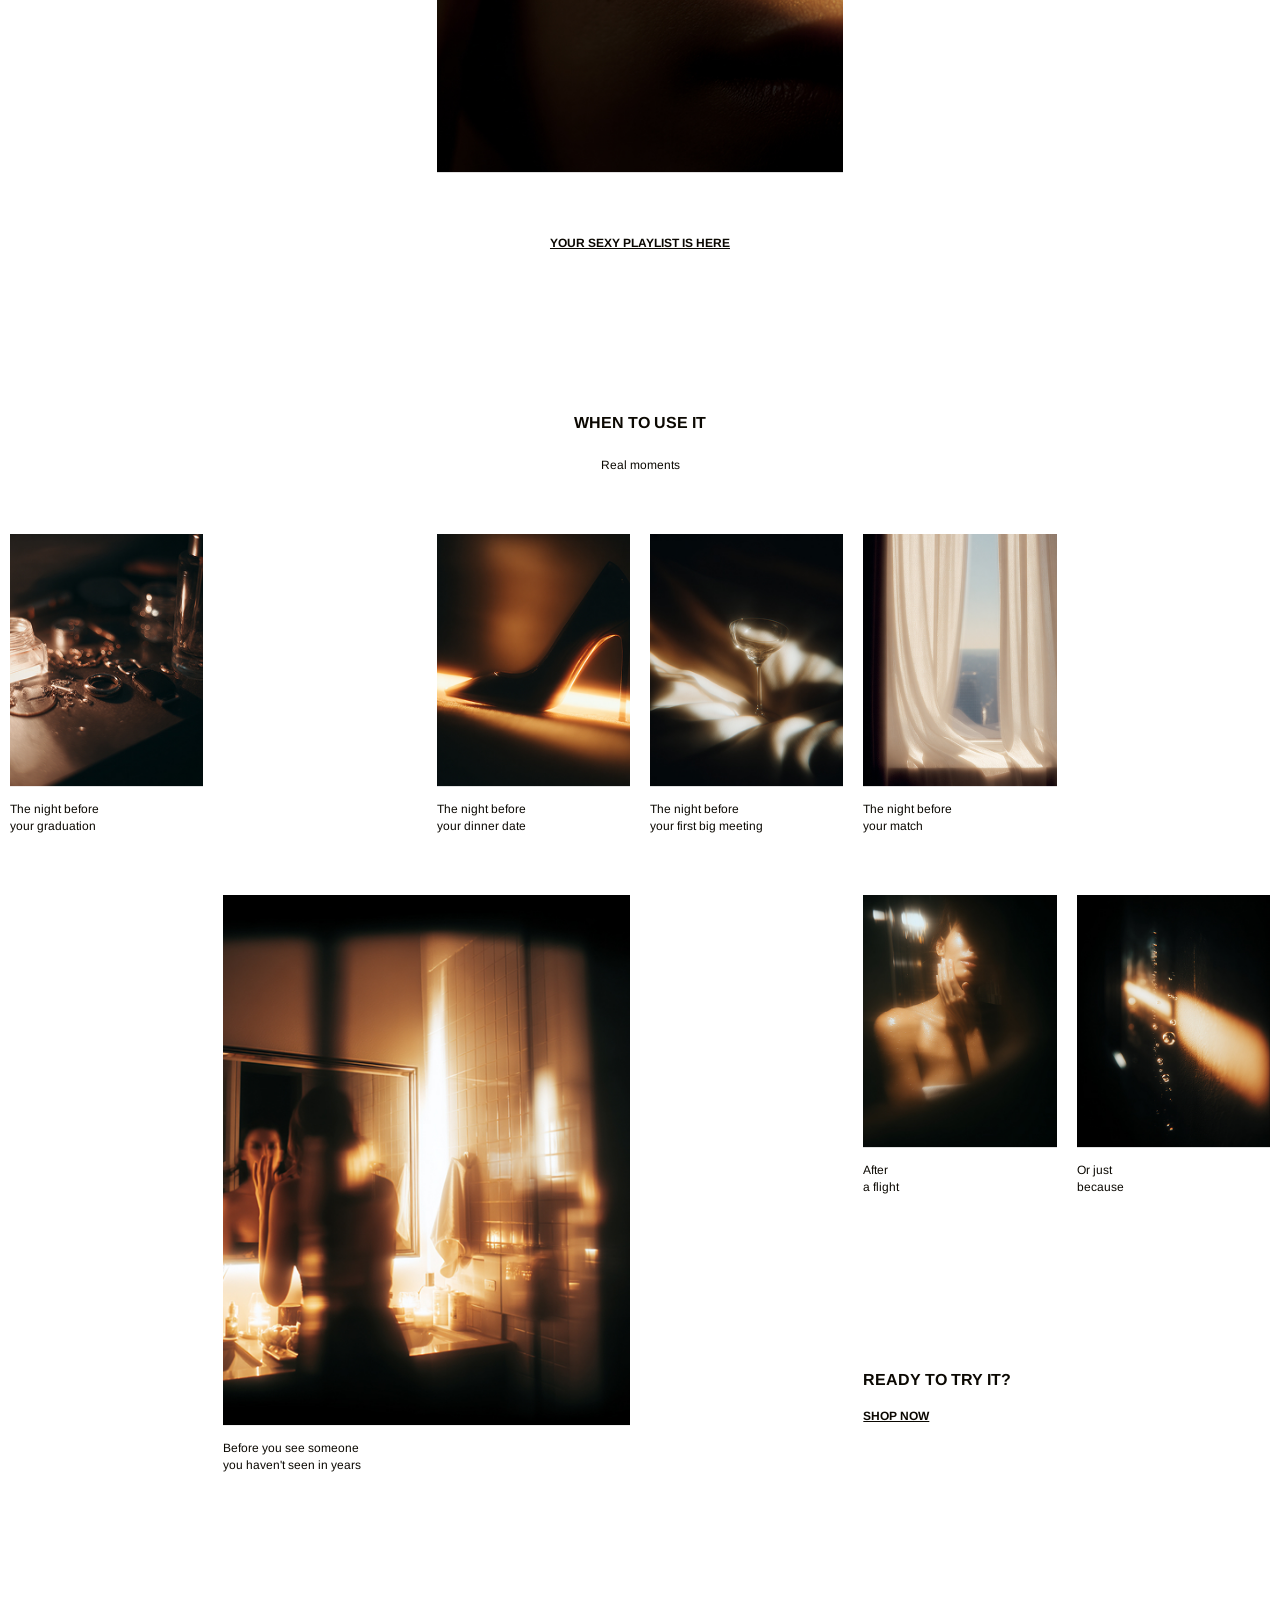
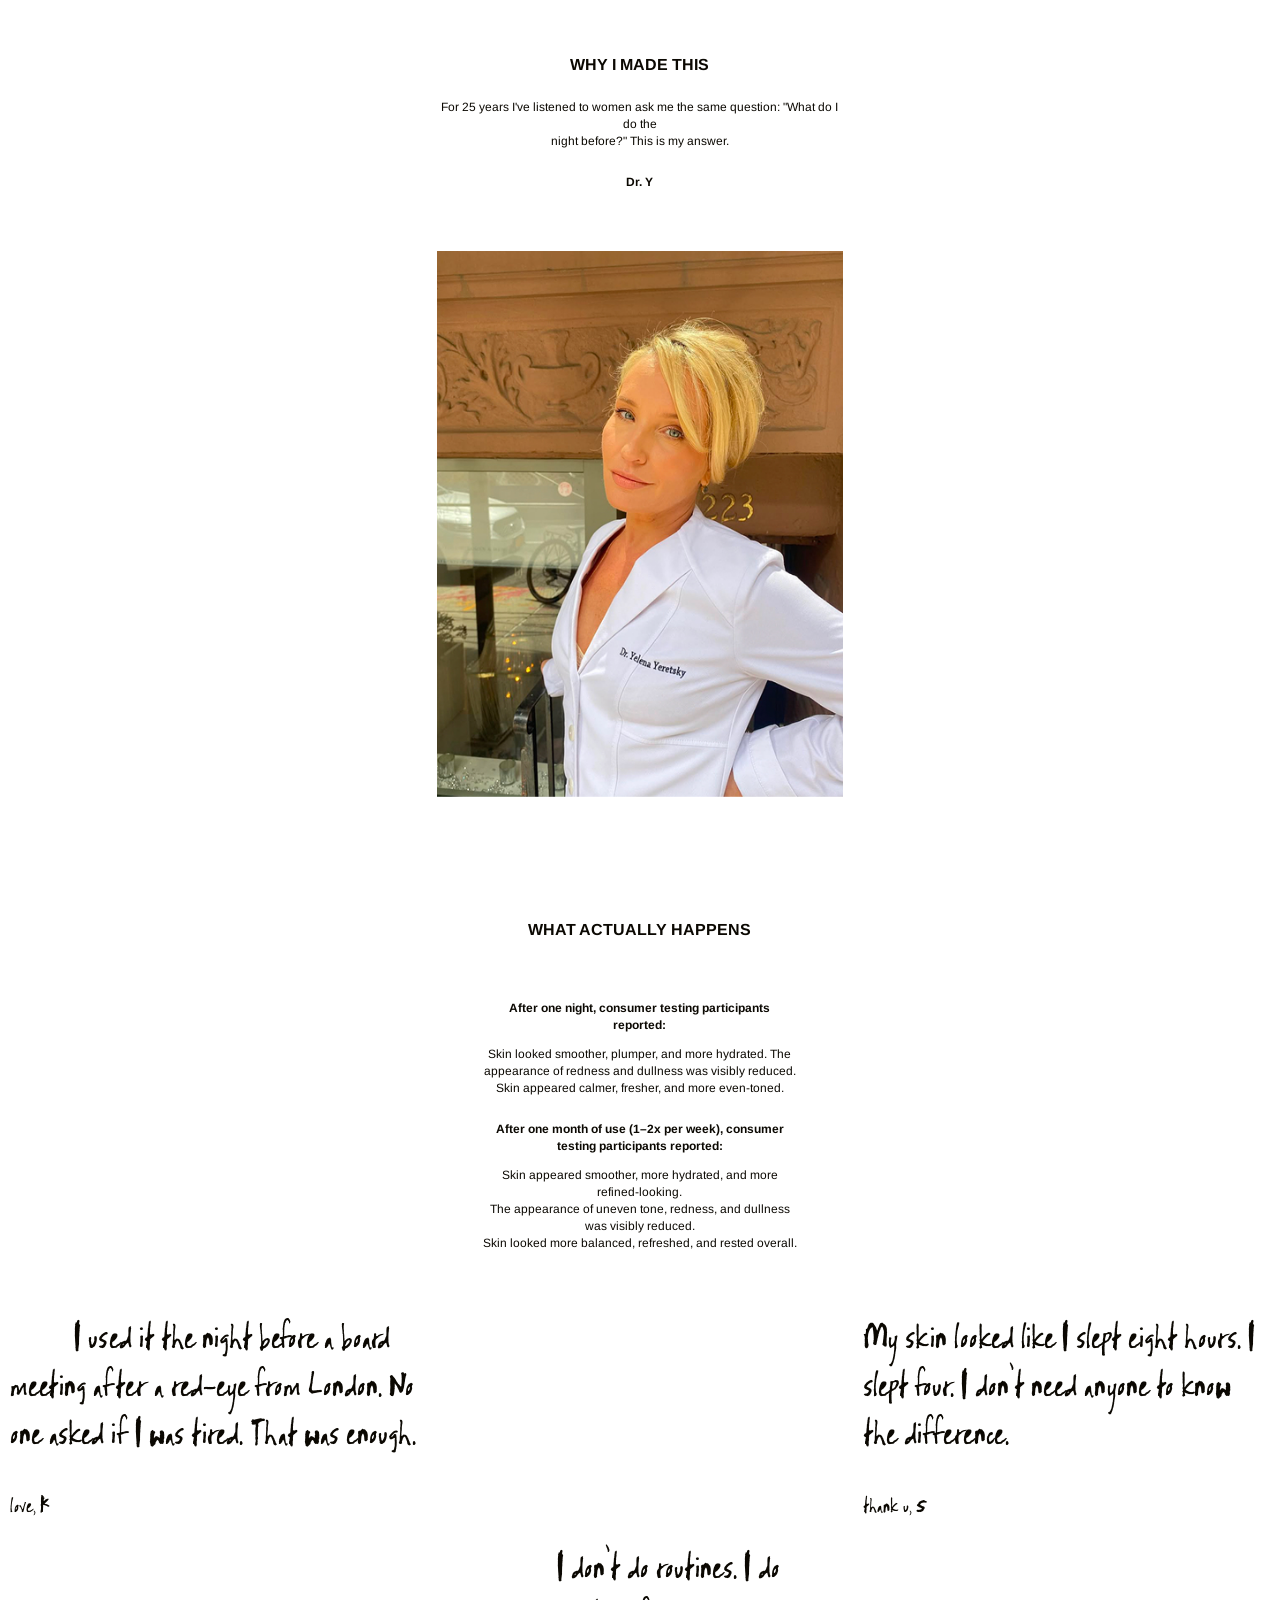
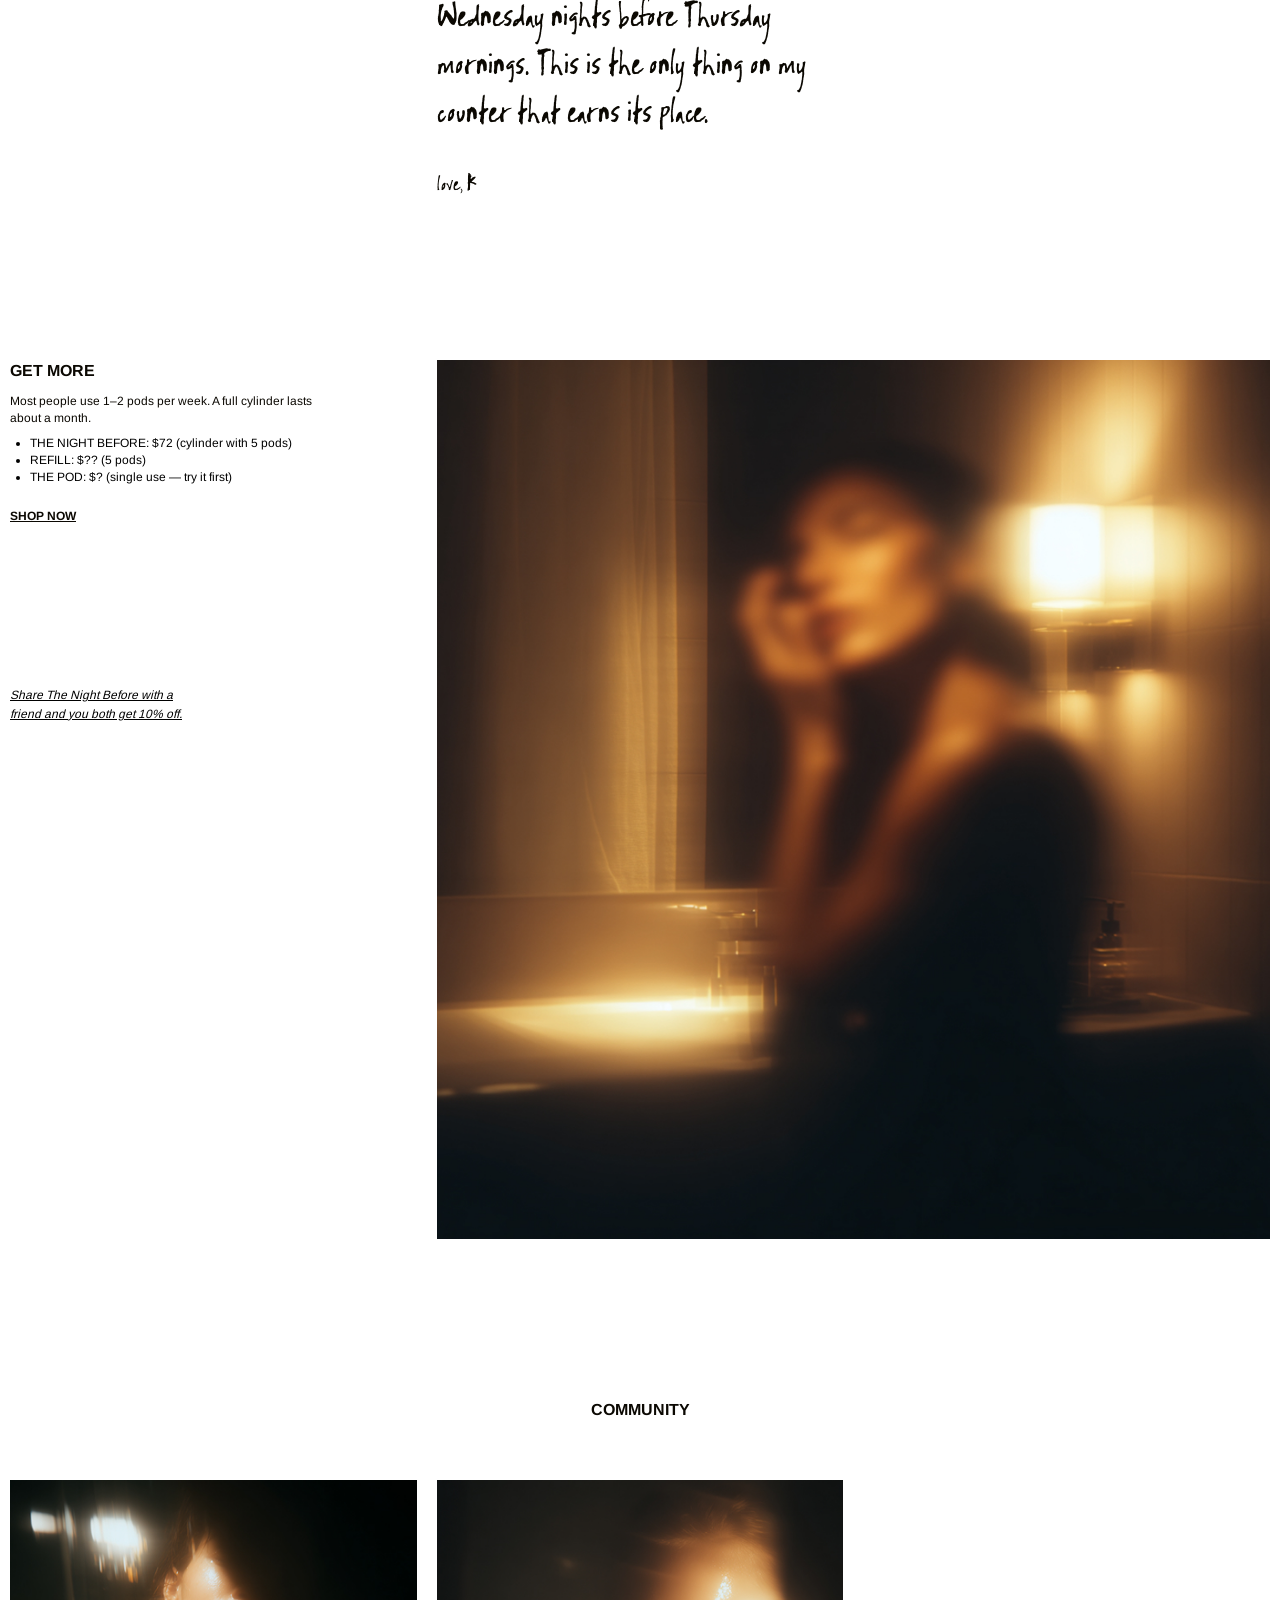
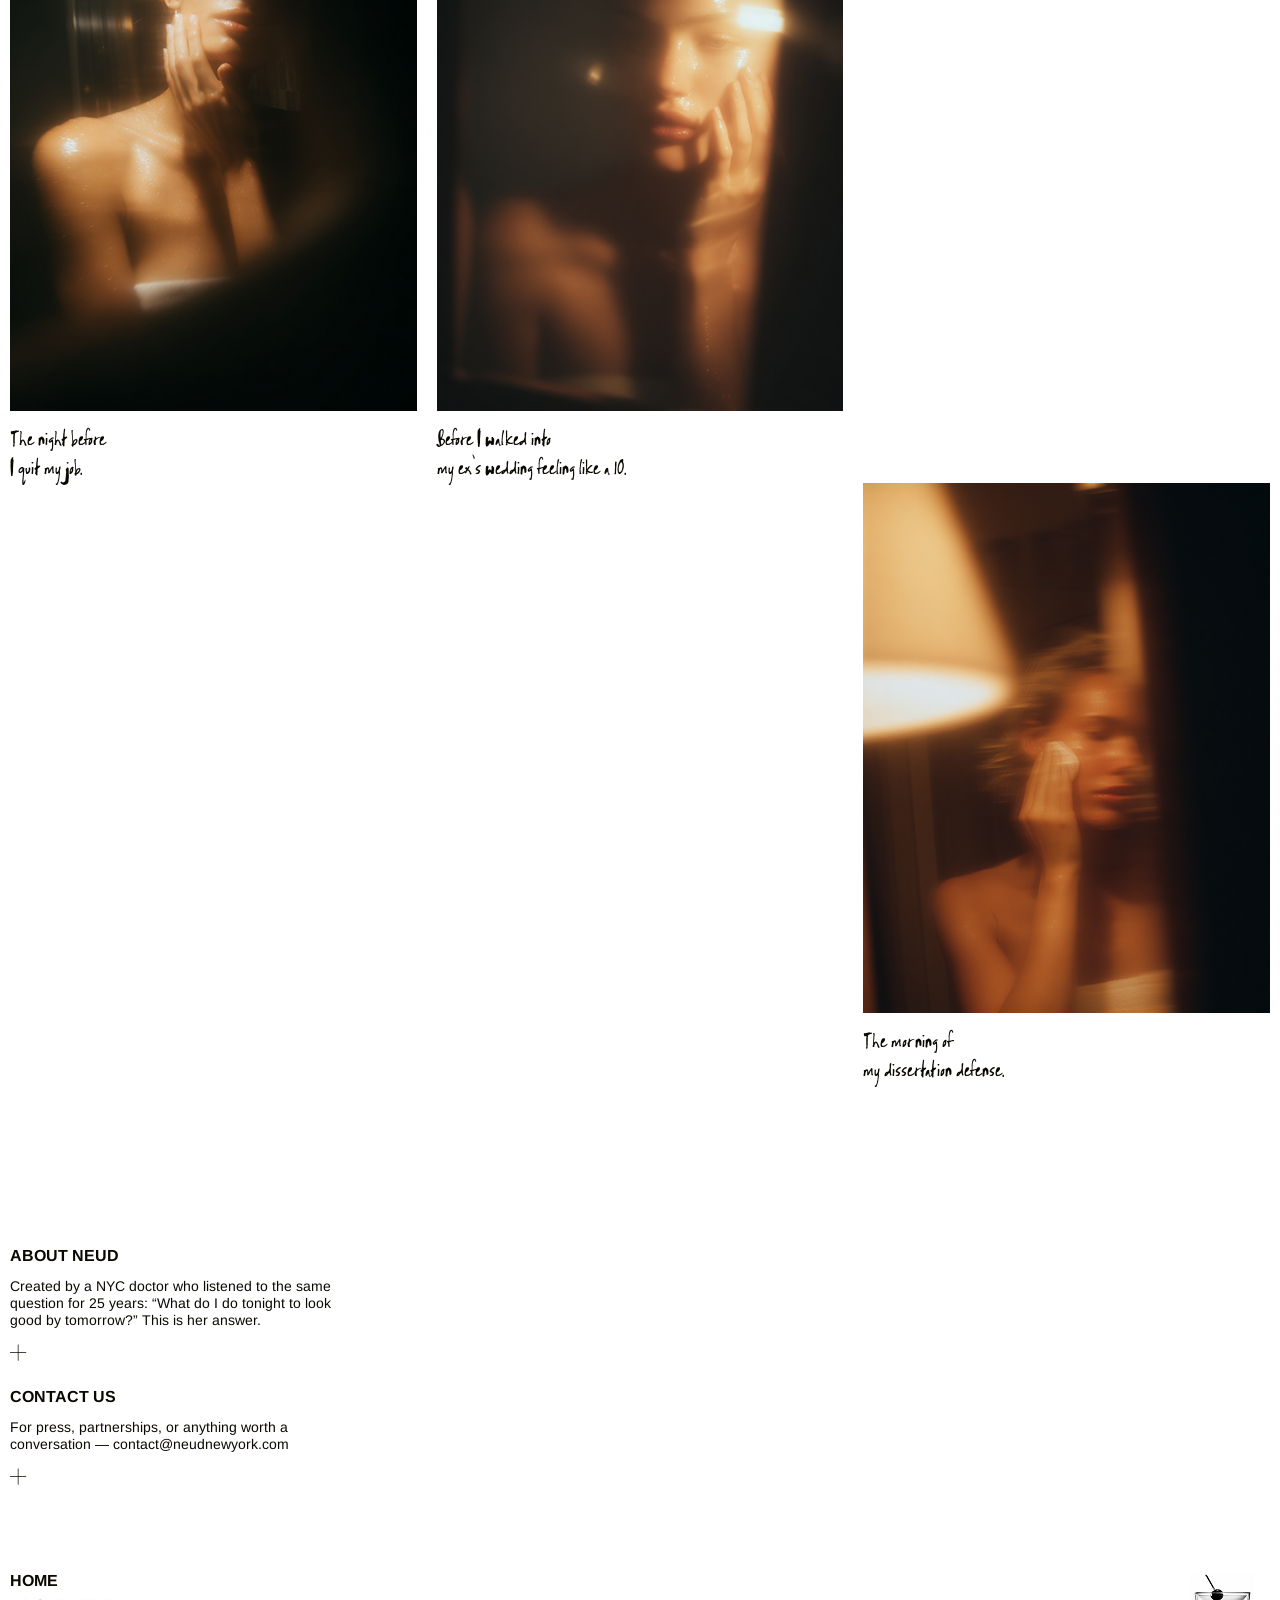
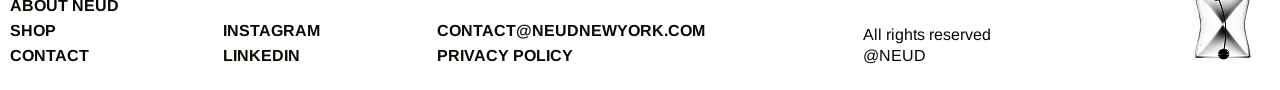
<file: qr.html>
<!DOCTYPE html>
<html lang="en">

<head>
	<meta charset="UTF-8">
	<meta name="viewport" content="width=device-width, initial-scale=1.0">
	<title>Neud | QR</title>
	<!-- css link start -->
	<link rel="icon" href="./assets/images/NEUD-Favicon.webp" type="image/x-icon">
	<link rel="stylesheet" href="./assets/css/footer.css">
	<link rel="stylesheet" href="./assets/css/community-section.css">
	<link rel="stylesheet" href="./assets/css/img-text-section3.css">
	<link rel="stylesheet" href="./assets/css/text-grid-section2.css">
	<link rel="stylesheet" href="./assets/css/img-card-section.css">
	<link rel="stylesheet" href="./assets/css/text-grid-section.css">
	<link rel="stylesheet" href="./assets/css/single-img-section.css">
	<link rel="stylesheet" href="./assets/css/card.css">
	<link rel="stylesheet" href="./assets/css/navbar.css">
	<link rel="stylesheet" href="./assets/css/main.css">
	<!-- css link end -->
</head>

<body>
	<!-- navbar section start -->
	<header>
		<nav class="navbar">
			<div class="navbar-left">
				<ul class="navbar-links">
					<li><a href="#!" class="navbar-link-item">shop</a></li>
				</ul>
			</div>
			<div class="navbar-logo">
				<a href="index.html" class="logo-white">
					<img src="./assets/images/NEUD-white.svg" alt="NEUD-white">
				</a>
				<a href="index.html" class="logo-black">
					<img src="./assets/images/NEUD-black.svg" alt="NEUD-black">
				</a>
			</div>
			<div class="navbar-right">
				<ul class="navbar-links">
					<li><button class="navbar-link-item cart-drawer-open">cart</button></li>
				</ul>
			</div>
		</nav>
	</header>
	<!-- navbar section start -->

	<main>
		<!-- single-img section start -->
		<section class="single-img-section">
			<div class="container">
				<div class="single-img-wrap">
					<div class="single-img-content-inner">
						<div class="single-img-content">
							<h1 class="title">The night before</h1>
							<p class="text">An overnight balm. 13 active ingredients, chosen for what skin does while you sleep</p>
						</div>
						<div class="single-img">
							<img src="./assets/images/single-img1.jpg" alt="single-img1">
						</div>
					</div>
				</div>
			</div>
		</section>
		<!-- single-img section end -->

		<!-- text-grid-section start -->
		<section class="text-grid-section">
			<div class="container">
				<div class="text-grid-wrap">
					<h2 class="text-grid-section-title">The science behind the experience</h2>
					<div class="text-grids">
						<div class="text-grid tg1">
							<div class="text-grid-img">
								<img src="./assets/images/text-grid-img1.jpg" alt="text-grid-img1">
							</div>
							<div class="text-grid-content">
								<h3>GLYCOIN® (Glyceryl Glucoside)</h3>
								<div class="content">
									<p>Clinically shown to increase skin hydration within hours and help improve
										the appearance of skin elasticity.* Helps support healthy-looking skin while improving the
										appearance of uneven skin tone and texture, leaving skin looking refreshed and revitalized
										overnight.</p>
									<p>By morning: Skin appears plumper, skin feels softer and smoother, the
										complexion looks rested, refreshed, and well-hydrated.</p>
								</div>
							</div>
						</div>
						<div class="text-grid tg2">
							<div class="text-grid-img">
								<img src="./assets/images/text-grid-img2.jpg" alt="text-grid-img2">
							</div>
							<div class="text-grid-content">
								<h3>ECTOIN®</h3>
								<div class="content">
									<p>Helps defend skin against environmental stressors while soothing dry, stressed skin. Helps support
										the skin's moisture barrier and maintain hydration overnight. Helps visibly reduce the appearance of
										redness, leaving skin looking more balanced and comfortable.</p>
									<p>By morning: Skin appears calmer, the appearance of redness is visibly reduced, skin looks more
										even-toned, smoother, and well-hydrated</p>
								</div>
							</div>
						</div>
						<div class="text-grid tg3">
							<div class="text-grid-img">
								<img src="./assets/images/text-grid-img3.jpg" alt="text-grid-img3">
							</div>
							<div class="text-grid-content">
								<h3>HYALURONIC ACID</h3>
								<div class="content">
									<p>Clinically shown to help attract and retain moisture, helping maintain skin hydration and leaving
										skin feeling smooth, supple, and visibly plumped. Helps support lasting moisture for a
										healthy-looking, radiant complexion.</p>
									<p>By morning: Fine lines appear softened, skin looks visibly fuller and smoother, skin appears more
										radiant and refreshed.</p>
								</div>
							</div>
						</div>
						<div class="text-grid tg4">
							<div class="text-grid-img">
								<img src="./assets/images/text-grid-img1.jpg" alt="text-grid-img1">
							</div>
							<div class="text-grid-content">
								<h3>D-PANTHENOL (Pro-Vitamin B5)</h3>
								<div class="content">
									<p>Provitamin B5 helps support the skin's moisture barrier and maintain hydration. Helps replenish
										moisture, enhance softness, and leave skin feeling smooth, comfortable, and conditioned overnight.
									</p>
									<p>By morning: Skin feels soft, comfortable, and non-tight, skin looks nourished, calm, and healthy,
										the complexion appears balanced and refreshed.</p>
								</div>
							</div>
						</div>
						<div class="text-grid tg5">
							<div class="text-grid-img">
								<img src="./assets/images/text-grid-img2.jpg" alt="text-grid-img2">
							</div>
							<div class="text-grid-content">
								<h3>AZELOGLICINA</h3>
								<div class="content">
									<p>Clinically shown to help improve the appearance of uneven skin tone and discoloration for a
										brighter, more radiant-looking complexion. Helps reduce the look of dullness while promoting
										smoother, clearer, and more even-looking skin.</p>
									<p>By morning: Skin looks brighter. Tone appears more even. Dullness looks reduced. Complexion looks
										fresh and radiant.</p>
								</div>
							</div>
						</div>
						<div class="text-grid tg6">
							<div class="text-grid-img">
								<img src="./assets/images/text-grid-img3.jpg" alt="text-grid-img3">
							</div>
							<div class="text-grid-content">
								<h3>NIACINAMIDE (Vitamin B3)</h3>
								<div class="content">
									<p>Clinically studied to help support the skin's moisture barrier while improving the appearance of
										uneven skin tone and skin texture over time.* Helps maintain skin hydration, visibly reduce the
										appearance of redness and unevenness, and promote a brighter, more radiant-looking complexion. Helps
										defend skin against environmental stressors.</p>
									<p>By morning: Skin appears brighter. Skin looks smoother and more refined. Skin tone appears more
										even and balanced.</p>
								</div>
							</div>
						</div>
						<div class="text-grid tg7">
							<div class="text-grid-img">
								<img src="./assets/images/text-grid-img2.jpg" alt="text-grid-img2">
							</div>
							<div class="text-grid-content">
								<h3>CENTELLA EXOSOMES</h3>
								<div class="content">
									<p>Derived from Centella asiatica, this exosome-inspired ingredient helps soothe and comfort the skin
										while visibly reducing the appearance of redness. Helps improve the appearance of skin firmness and
										elasticity while leaving the complexion looking smoother, more even, and refreshed.</p>
									<p>By morning: Skin appears visibly calmer, the complexion looks more even, skin appears smoother,
										firmer, and refreshed.</p>
								</div>
							</div>
						</div>
						<div class="text-grid tg8">
							<div class="text-grid-img">
								<img src="./assets/images/text-grid-img3.jpg" alt="text-grid-img3">
							</div>
							<div class="text-grid-content">
								<h3>AD-RESYL</h3>
								<div class="content">
									<p>An advanced skincare ingredient clinically studied to help improve the appearance of skin affected
										by visible signs of environmental stress and aging.* Helps visibly reduce the appearance of redness
										while promoting a calmer, more balanced-looking complexion.</p>
									<p>By morning:Skin looks less stressed. The appearance of redness is visibly reduced. Skin appears
										calmer, more balanced, and refreshed.</p>
								</div>
							</div>
						</div>
						<div class="text-grid tg9">
							<div class="text-grid-img">
								<img src="./assets/images/text-grid-img3.jpg" alt="text-grid-img3">
							</div>
							<div class="text-grid-content">
								<h3>MINIRECOLL (Peptide)</h3>
								<div class="content">
									<p>A peptide ingredient designed to help improve the appearance of skin firmness and elasticity over
										time. Helps support a smoother, more refined-looking skin surface for a firmer-looking,
										youthful-looking complexion.</p>
									<p>By morning: Skin appears firmer and smoother, skin texture looks more refined, complexion appears
										refreshed and revitalized.</p>
								</div>
							</div>
						</div>
						<div class="text-grid tg10">
							<div class="text-grid-img">
								<img src="./assets/images/text-grid-img2.jpg" alt="text-grid-img2">
							</div>
							<div class="text-grid-content">
								<h3>CERAMIDE COMPLEX</h3>
								<div class="content">
									<p>A barrier-supporting lipid complex that helps maintain skin hydration and supports the appearance
										of a healthy-looking moisture barrier. Helps reduce moisture loss and leaves skin feeling soft,
										supple, and comfortable while helping skin look more resilient against environmental stressors.</p>
									<p>By morning: Skin feels supple, comfortable, and hydrated. Dryness appears reduced. Skin looks
										smoother and more replenished.</p>
								</div>
							</div>
						</div>
						<div class="text-grid tg11">
							<div class="text-grid-img">
								<img src="./assets/images/text-grid-img3.jpg" alt="text-grid-img3">
							</div>
							<div class="text-grid-content">
								<h3>LIPOCHROMAN</h3>
								<div class="content">
									<p>A broad-spectrum antioxidant that helps defend skin against environmental stressors while improving
										the appearance of dull, tired-looking skin. Helps support a brighter, fresher, and more
										radiant-looking complexion for skin that appears energized and healthy.</p>
									<p>By morning: Skin looks fresher and more revitalized. Complexion appears brighter and more
										even-toned. Skin looks less dull and fatigued.</p>
								</div>
							</div>
						</div>
						<div class="text-grid tg12">
							<div class="text-grid-img">
								<img src="./assets/images/text-grid-img2.jpg" alt="text-grid-img2">
							</div>
							<div class="text-grid-content">
								<h3>THIOTIANE (Ergothioneine)</h3>
								<div class="content">
									<p>An antioxidant ingredient that helps defend skin against environmental stressors that can
										contribute to the appearance of dull, fatigued-looking skin. Helps support a fresher, brighter, and
										more refined-looking complexion while improving the appearance of uneven tone.</p>
									<p>By morning: Skin looks clearer and fresher. Complexion appears more radiant. Skin looks less dull
										and fatigued.</p>
								</div>
							</div>
						</div>
						<div class="text-grid tg13">
							<div class="text-grid-img">
								<img src="./assets/images/text-grid-img3.jpg" alt="text-grid-img3">
							</div>
							<div class="text-grid-content">
								<h3>ROXISOMES</h3>
								<div class="content">
									<p>An advanced skincare ingredient designed to help improve the appearance of skin affected by
										environmental stress. Helps promote a smoother, more refreshed-looking complexion while supporting
										the appearance of healthy-looking skin overnight.</p>
									<p>By morning: Skin appears more rested and refreshed. Complexion looks more balanced. Skin appears
										smoother and more revitalized.</p>
								</div>
							</div>
						</div>
					</div>
					<div class="text-grid-toggle-wrap">
						<button class="text-grid-toggle-btn" id="textGridToggleBtn">Load More</button>
					</div>
					<div class="text-grid-cta">
						<h3 class="title">Ready to try it?</h3>
						<a href="#!" class="cta-btn">Shop Now</a>
					</div>
				</div>
			</div>
		</section>
		<!-- text-grid-section end -->

		<!-- single-img section start -->
		<section class="single-img-section">
			<div class="container">
				<div class="single-img-wrap">
					<div class="single-img-content-inner">
						<div class="single-img-content">
							<h2 class="title">How to actually use it</h2>
							<p class="text">Apply onto clean skin before bed.<br>
								From below your neck to the top of your forehead.<br>
								Let it sit for a few minutes. It feels cool, then it settles.</p>
							<p class="text">Go to sleep.</p>
							<p class="text">One pod. One use. Nothing else needed.</p>
						</div>
						<div class="single-img">
							<img src="./assets/images/single-img2.jpg" alt="single-img2">
						</div>
						<div class="single-img-content">
							<a href="#!" class="link">your sexy playlist is here</a>
						</div>
					</div>
				</div>
			</div>
		</section>
		<!-- single-img section end -->

		<!-- img-card-section start -->
		<section class="img-card-section">
			<div class="container">
				<div class="img-card-section-heading">
					<h2 class="title">When to use it</h2>
					<p class="text">Real moments</p>
				</div>
				<div class="img-card-grids">
					<div class="img-card-grid icg1">
						<div class="img-card-grid-img">
							<img src="./assets/images/img-card-img1.jpg" alt="img-card-img1">
						</div>
						<div class="img-card-grid-content">
							<p class="text">The night before</p>
							<p class="text">your graduation</p>
						</div>
					</div>
					<div class="img-card-grid icg2">
						<div class="img-card-grid-img">
							<img src="./assets/images/img-card-img2.jpg" alt="img-card-img2">
						</div>
						<div class="img-card-grid-content">
							<p class="text">The night before</p>
							<p class="text">your dinner date</p>
						</div>
					</div>
					<div class="img-card-grid icg3">
						<div class="img-card-grid-img">
							<img src="./assets/images/img-card-img3.jpg" alt="img-card-img3">
						</div>
						<div class="img-card-grid-content">
							<p class="text">The night before</p>
							<p class="text">your first big meeting</p>
						</div>
					</div>
					<div class="img-card-grid icg4">
						<div class="img-card-grid-img">
							<img src="./assets/images/img-card-img4.jpg" alt="img-card-img4">
						</div>
						<div class="img-card-grid-content">
							<p class="text">The night before</p>
							<p class="text">your match</p>
						</div>
					</div>
					<div class="img-card-grid icg5">
						<div class="img-card-grid-img">
							<img src="./assets/images/img-card-img5.jpg" alt="img-card-img5">
						</div>
						<div class="img-card-grid-content">
							<p class="text">Before you see someone </p>
							<p class="text">you haven't seen in years</p>
						</div>
					</div>
					<div class="img-card-grid icg6">
						<div class="img-card-grid-img">
							<img src="./assets/images/img-card-img6.jpg" alt="img-card-img6">
						</div>
						<div class="img-card-grid-content">
							<p class="text">After</p>
							<p class="text">a flight</p>
						</div>
					</div>
					<div class="img-card-grid icg7">
						<div class="img-card-grid-img">
							<img src="./assets/images/img-card-img7.jpg" alt="img-card-img7">
						</div>
						<div class="img-card-grid-content">
							<p class="text">Or just</p>
							<p class="text">because</p>
						</div>
					</div>
					<div class="img-card-grid icg8">
						<div class="img-card-grid-cta">
							<h3 class="title">Ready to try it?</h3>
							<a href="#!" class="cta-btn">Shop Now</a>
						</div>
					</div>
				</div>
			</div>
		</section>
		<!-- img-card-section end -->

		<!-- single-img section start -->
		<section class="single-img-section">
			<div class="container">
				<div class="single-img-wrap">
					<div class="single-img-content-inner">
						<div class="single-img-content">
							<h1 class="title">Why I Made This</h1>
							<p class="text">For 25 years I've listened to women ask me the same question: "What do I do the <br> night
								before?" This is my answer.</p>
							<p class="text"><strong>Dr. Y</strong></p>
						</div>
						<div class="single-img">
							<img src="./assets/images/single-img3.jpg" alt="single-img3">
						</div>
					</div>
				</div>
			</div>
		</section>
		<!-- single-img section end -->

		<!-- text-grid-section2 start -->
		<section class="text-grid-section2">
			<div class="container">
				<div class="text-grids2">
					<div class="text-grid2 tg2-1">
						<div class="normal-content">
							<p class="title">What actually happens</p>
							<div class="content-wrap">
								<div class="content">
									<p><strong>After one night, consumer testing participants reported:</strong></p>
									<div>
										<p>Skin looked smoother, plumper, and more hydrated.
											The appearance of redness and dullness was visibly reduced. <br>
											Skin appeared calmer, fresher, and more even-toned.</p>
									</div>
								</div>
								<div class="content">
									<p><strong>After one month of use (1–2x per week), consumer testing participants reported:</strong>
									</p>
									<div>
										<p>Skin appeared smoother, more hydrated, and more refined-looking.</p>
										<p>The appearance of uneven tone, redness, and dullness was visibly reduced.</p>
										<p>Skin looked more balanced, refreshed, and rested overall.</p>
									</div>
								</div>
							</div>
						</div>
					</div>
					<div class="text-grid2 tg2-2">
						<div class="stylash-content">
							<p class="text">I used it the night before a board meeting after a red-eye from London. No one asked if I
								was tired. That was enough.</p>
							<p class="name">love, K</p>
						</div>
					</div>
					<div class="text-grid2 tg2-3">
						<div class="stylash-content">
							<p class="text">My skin looked like I slept eight hours. I slept four. I don't need anyone to know the
								difference.</p>
							<p class="name">thank u, S</p>
						</div>
					</div>
					<div class="text-grid2 tg2-4">
						<div class="stylash-content">
							<p class="text">I don't do routines. I do Wednesday nights before Thursday mornings. This is the only
								thing on my counter that earns its place.</p>
							<p class="name">love, K</p>
						</div>
					</div>
				</div>
			</div>
		</section>
		<!-- text-grid-section2 end -->

		<!-- img-text-section3 start -->
		<section class="img-text-section3 img-text-section3-qr">
			<div class="container">
				<div class="img-text-wrap3">
					<div class="img-text-content3">
						<h2 class="img-text-content3-title">Get more</h2>
						<div class="img-text-content3-wrap">
							<p>Most people use 1–2 pods per week. A full cylinder lasts about a month.</p>
							<ul>
								<li>THE NIGHT BEFORE: $72 (cylinder with 5 pods)</li>
								<li>REFILL: $?? (5 pods)</li>
								<li>THE POD: $? (single use — try it first)</li>
							</ul>
							<div class="img-text-content3-btn">
								<a href="#!" class="link">shop now</a>
							</div>
						</div>
						<div class="img-text-content3-btm">
							<a href="#!">Share The Night Before with a friend and you both get 10% off.</a>
						</div>
					</div>
					<div class="img-text-img3">
						<img src="./assets/images/img-text-img3.jpg" alt="img-text-img3">
					</div>
				</div>
			</div>
		</section>
		<!-- img-text-section3 end -->

		<!-- community-section start -->
		<section class="community-section">
			<div class="container">
				<div class="community-section-heading">
					<h2 class="title">Community</h2>
				</div>
				<div class="community-grids">
					<div class="community-grid cg1">
						<div class="community-grid-img">
							<img src="./assets/images/community-img1.jpg" alt="community-img1">
						</div>
						<div class="community-grid-content">
							<p class="text">The night before</p>
							<p class="text">I quit my job.</p>
						</div>
					</div>
					<div class="community-grid cg2">
						<div class="community-grid-img">
							<img src="./assets/images/community-img2.jpg" alt="community-img2">
						</div>
						<div class="community-grid-content">
							<p class="text">Before I walked into</p>
							<p class="text">my ex's wedding feeling like a 10.</p>
						</div>
					</div>
					<div class="community-grid cg3">
						<div class="community-grid-img">
							<img src="./assets/images/community-img3.jpg" alt="community-img3">
						</div>
						<div class="community-grid-content">
							<p class="text">The morning of</p>
							<p class="text">my dissertation defense.</p>
						</div>
					</div>
				</div>
			</div>
		</section>
		<!-- community-section end -->

		<!-- cart-drawer start -->
		<div class="cart-drawer blank">
			<span class="cart-drawer-close-window-btn"></span>
			<div class="cart-drawer-inner">
				<div class="cart-drawer-top">
					<p class="cart-drawer-title">cart <span>(1 item)</span></p>
					<button class="cart-drawer-close-btn" type="button" aria-label="size chart drawer close"
						title="cart-drawer-close-btn">
						<svg width="10" height="10" viewBox="0 0 10 10" fill="none" xmlns="http://www.w3.org/2000/svg">
							<path
								d="M9.85403 9.14653C9.90048 9.19298 9.93733 9.24813 9.96247 9.30883C9.98762 9.36953 10.0006 9.43458 10.0006 9.50028C10.0006 9.56598 9.98762 9.63103 9.96247 9.69173C9.93733 9.75242 9.90048 9.80757 9.85403 9.85403C9.80757 9.90048 9.75242 9.93733 9.69173 9.96247C9.63103 9.98762 9.56598 10.0006 9.50028 10.0006C9.43458 10.0006 9.36953 9.98762 9.30883 9.96247C9.24813 9.93733 9.19298 9.90048 9.14653 9.85403L5.00028 5.70715L0.854028 9.85403C0.760208 9.94785 0.63296 10.0006 0.500278 10.0006C0.367596 10.0006 0.240348 9.94785 0.146528 9.85403C0.0527077 9.76021 2.61548e-09 9.63296 0 9.50028C-2.61548e-09 9.3676 0.0527077 9.24035 0.146528 9.14653L4.2934 5.00028L0.146528 0.854028C0.0527077 0.760208 0 0.63296 0 0.500278C0 0.367596 0.0527077 0.240348 0.146528 0.146528C0.240348 0.0527077 0.367596 0 0.500278 0C0.63296 0 0.760208 0.0527077 0.854028 0.146528L5.00028 4.2934L9.14653 0.146528C9.24035 0.0527077 9.3676 -2.61548e-09 9.50028 0C9.63296 2.61548e-09 9.76021 0.0527077 9.85403 0.146528C9.94785 0.240348 10.0006 0.367596 10.0006 0.500278C10.0006 0.63296 9.94785 0.760208 9.85403 0.854028L5.70715 5.00028L9.85403 9.14653Z"
								fill="#0B0802" />
						</svg>
					</button>
				</div>
				<div class="cart-drawer-content">
					<div class="cart-drawer-items">
						<div class="cart-drawer-item">
							<div class="cart-drawer-item-img">
								<img src="./assets/images/card-drawer-img1.jpg" alt="card-drawer-img1">
							</div>
							<div class="cart-drawer-item-content-wrap">
								<div class="cart-drawer-item-content-inner">
									<div class="cart-drawer-item-content">
										<p class="cart-drawer-item-title">The night before</p>
										<p class="cart-drawer-item-price">$72.00 USD</p>
										<p class="cart-drawer-item-qty">Qty: 1</p>
									</div>
									<div class="cart-drawer-item-qty-btn-wrap">
										<button class="cart-drawer-item-qty-btn">-</button>
										<input type="text" class="cart-drawer-item-qty-input" value="1" readonly>
										<button class="cart-drawer-item-qty-btn">+</button>
									</div>
								</div>
								<div class="cart-drawer-item-remove-btn-wrap">
									<button class="cart-drawer-item-remove-btn">
										<svg width="12" height="13" viewBox="0 0 12 13" fill="none" xmlns="http://www.w3.org/2000/svg">
											<path
												d="M11.375 2H0.375C0.275544 2 0.180161 2.03951 0.109835 2.10983C0.0395088 2.18016 0 2.27554 0 2.375C0 2.47446 0.0395088 2.56984 0.109835 2.64017C0.180161 2.71049 0.275544 2.75 0.375 2.75H1V11.875C1 12.1071 1.09219 12.3296 1.25628 12.4937C1.42038 12.6578 1.64294 12.75 1.875 12.75H9.875C10.1071 12.75 10.3296 12.6578 10.4937 12.4937C10.6578 12.3296 10.75 12.1071 10.75 11.875V2.75H11.375C11.4745 2.75 11.5698 2.71049 11.6402 2.64017C11.7105 2.56984 11.75 2.47446 11.75 2.375C11.75 2.27554 11.7105 2.18016 11.6402 2.10983C11.5698 2.03951 11.4745 2 11.375 2ZM10 11.875C10 11.9082 9.98683 11.9399 9.96339 11.9634C9.93995 11.9868 9.90815 12 9.875 12H1.875C1.84185 12 1.81005 11.9868 1.78661 11.9634C1.76317 11.9399 1.75 11.9082 1.75 11.875V2.75H10V11.875ZM3 0.375C3 0.275544 3.03951 0.180161 3.10984 0.109835C3.18016 0.0395088 3.27554 0 3.375 0H8.375C8.47446 0 8.56984 0.0395088 8.64017 0.109835C8.71049 0.180161 8.75 0.275544 8.75 0.375C8.75 0.474456 8.71049 0.569839 8.64017 0.640165C8.56984 0.710491 8.47446 0.75 8.375 0.75H3.375C3.27554 0.75 3.18016 0.710491 3.10984 0.640165C3.03951 0.569839 3 0.474456 3 0.375Z"
												fill="black" />
										</svg>
									</button>
								</div>
							</div>
						</div>
					</div>
				</div>
				<div class="cart-drawer-empty">
					<div class="cart-drawer-empty-text">
						<p>Your Cart Is Empty</p>
						<a href="#!" class="btn">shop now</a>
					</div>
				</div>
				<div class="cart-drawer-footer">
					<div class="cart-drawer-total-wrap">
						<p class="cart-drawer-total-title">total</p>
						<p class="cart-drawer-total-price">$72.00 USD</p>
					</div>
					<div class="cart-drawer-checkout-btn-wrap">
						<button class="btn">secure checkout</button>
					</div>
				</div>
			</div>
		</div>
		<!-- cart-drawer end -->
	</main>

	<!-- footer start -->
	<footer class="footer">
		<div class="footer-wrap">
			<div class="footer-top">
				<div class="footer-top-item">
					<p class="title">about neud</p>
					<p class="text">Created by a NYC doctor who listened to the same question for 25 years: “What do I
						do tonight
						to look good by tomorrow?” This is her answer.</p>
					<a href="#!" class="link">
						<svg width="18" height="18" viewBox="0 0 18 18" fill="none" xmlns="http://www.w3.org/2000/svg">
							<path
								d="M17.25 8.625C17.25 8.72446 17.2105 8.81984 17.1402 8.89017C17.0698 8.96049 16.9745 9 16.875 9H9V16.875C9 16.9745 8.96049 17.0698 8.89017 17.1402C8.81984 17.2105 8.72446 17.25 8.625 17.25C8.52554 17.25 8.43016 17.2105 8.35983 17.1402C8.28951 17.0698 8.25 16.9745 8.25 16.875V9H0.375C0.275544 9 0.180161 8.96049 0.109835 8.89017C0.0395089 8.81984 0 8.72446 0 8.625C0 8.52554 0.0395089 8.43016 0.109835 8.35983C0.180161 8.28951 0.275544 8.25 0.375 8.25H8.25V0.375C8.25 0.275544 8.28951 0.180161 8.35983 0.109835C8.43016 0.0395089 8.52554 0 8.625 0C8.72446 0 8.81984 0.0395089 8.89017 0.109835C8.96049 0.180161 9 0.275544 9 0.375V8.25H16.875C16.9745 8.25 17.0698 8.28951 17.1402 8.35983C17.2105 8.43016 17.25 8.52554 17.25 8.625Z"
								fill="#0B0802" />
						</svg>
					</a>
				</div>
				<div class="footer-top-item">
					<p class="title">contact us</p>
					<p class="text">For press, partnerships, or anything worth a conversation — <a
							href="#!">contact@neudnewyork.com</a></p>
					<a href="#!" class="link">
						<svg width="18" height="18" viewBox="0 0 18 18" fill="none" xmlns="http://www.w3.org/2000/svg">
							<path
								d="M17.25 8.625C17.25 8.72446 17.2105 8.81984 17.1402 8.89017C17.0698 8.96049 16.9745 9 16.875 9H9V16.875C9 16.9745 8.96049 17.0698 8.89017 17.1402C8.81984 17.2105 8.72446 17.25 8.625 17.25C8.52554 17.25 8.43016 17.2105 8.35983 17.1402C8.28951 17.0698 8.25 16.9745 8.25 16.875V9H0.375C0.275544 9 0.180161 8.96049 0.109835 8.89017C0.0395089 8.81984 0 8.72446 0 8.625C0 8.52554 0.0395089 8.43016 0.109835 8.35983C0.180161 8.28951 0.275544 8.25 0.375 8.25H8.25V0.375C8.25 0.275544 8.28951 0.180161 8.35983 0.109835C8.43016 0.0395089 8.52554 0 8.625 0C8.72446 0 8.81984 0.0395089 8.89017 0.109835C8.96049 0.180161 9 0.275544 9 0.375V8.25H16.875C16.9745 8.25 17.0698 8.28951 17.1402 8.35983C17.2105 8.43016 17.25 8.52554 17.25 8.625Z"
								fill="#0B0802" />
						</svg>
					</a>
				</div>
			</div>
			<div class="footer-bottom">
				<div class="footer-nav-item">
					<ul>
						<li><a href="#!">home</a></li>
						<li><a href="#!">about neud</a></li>
						<li><a href="#!">shop</a></li>
						<li><a href="#!">contact</a></li>
					</ul>
				</div>
				<div class="footer-nav-item text-center">
					<ul>
						<li><a href="#!">instagram</a></li>
						<li><a href="#!">linkedin</a></li>
					</ul>
				</div>
				<div class="footer-nav-item big">
					<ul>
						<li><a href="#!">contact@neudnewyork.com</a></li>
						<li><a href="#!">Privacy policy</a></li>
					</ul>
				</div>
				<div class="footer-coypyright-wrap">
					<p class="coypyright-text">All rights reserved @NEUD</p>
				</div>
				<div class="footer-btm-img-wrap">
					<img src="./assets/images/footer-btm-img.png" alt="footer-btm-img" class="footer-btm-img">
				</div>
			</div>
		</div>
	</footer>
	<!-- footer end -->

	<!-- js link start -->
	<script src="./assets/js/script.js"></script>
	<!-- js link end -->
</body>

</html>
</file>
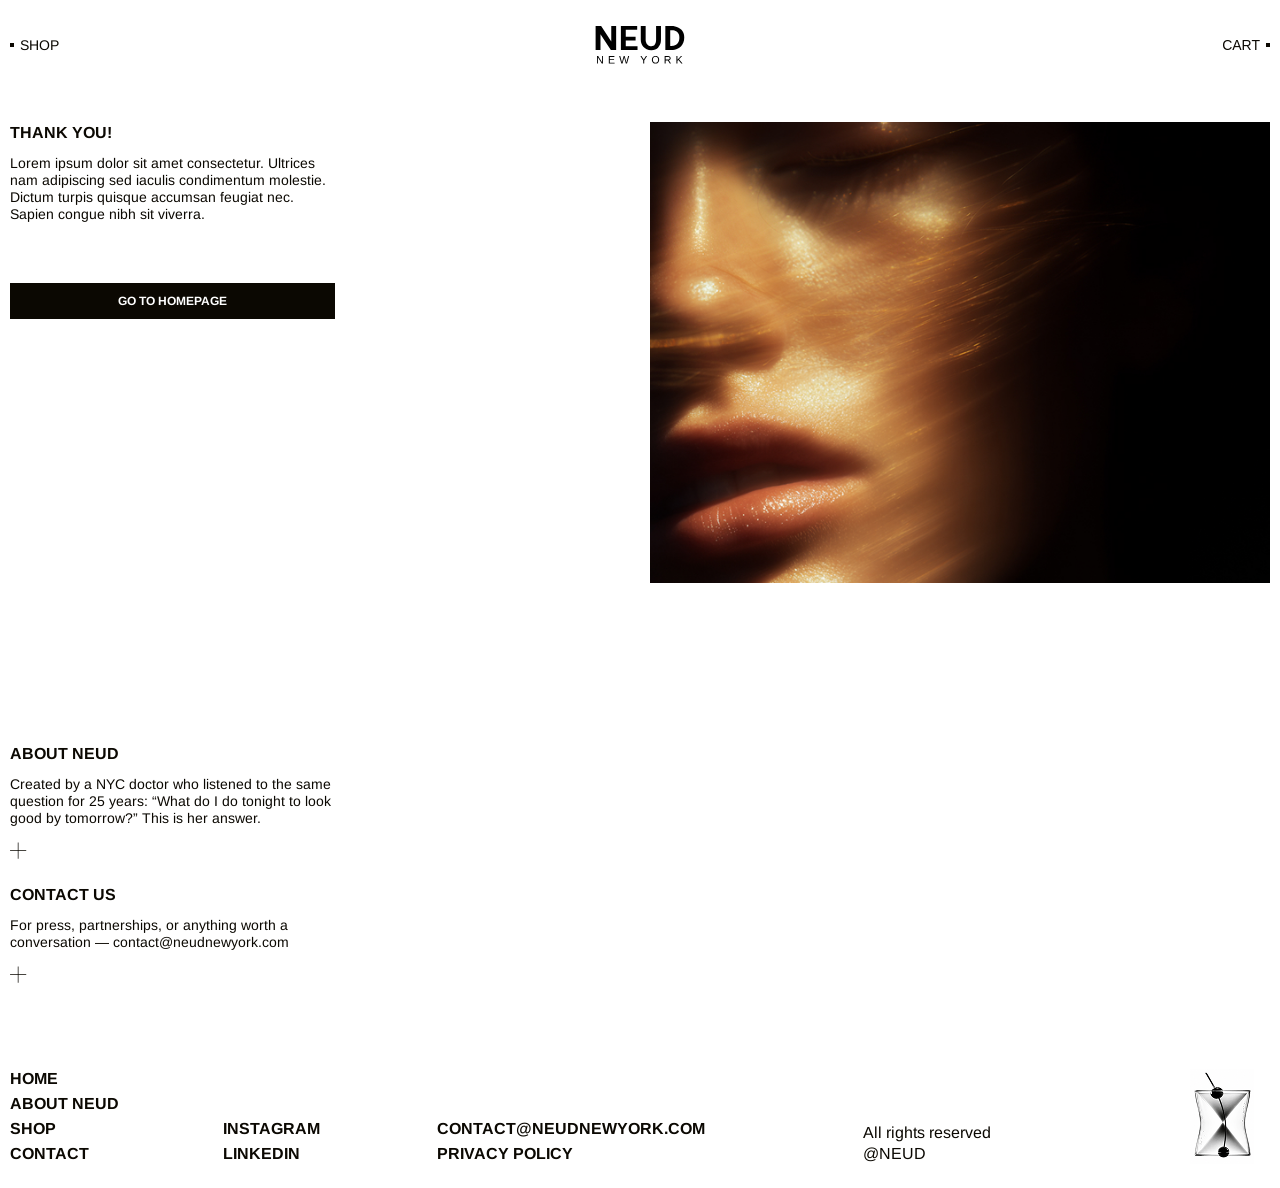
<file: thank-you.html>
<!DOCTYPE html>
<html lang="en">

<head>
	<meta charset="UTF-8">
	<meta name="viewport" content="width=device-width, initial-scale=1.0">
	<title>Neud | Thank You</title>
	<!-- css link start -->
	<link rel="icon" href="./assets/images/NEUD-Favicon.webp" type="image/x-icon">
	<link rel="stylesheet" href="./assets/css/footer.css">
	<link rel="stylesheet" href="./assets/css/img-text-section4.css">
	<link rel="stylesheet" href="./assets/css/card.css">
	<link rel="stylesheet" href="./assets/css/navbar.css">
	<link rel="stylesheet" href="./assets/css/main.css">
	<!-- css link end -->
</head>

<body>
	<!-- navbar section start -->
	<header>
		<nav class="navbar">
			<div class="navbar-left">
				<ul class="navbar-links">
					<li><a href="#!" class="navbar-link-item">shop</a></li>
				</ul>
			</div>
			<div class="navbar-logo">
				<a href="index.html" class="logo-white">
					<img src="./assets/images/NEUD-white.svg" alt="NEUD-white">
				</a>
				<a href="index.html" class="logo-black">
					<img src="./assets/images/NEUD-black.svg" alt="NEUD-black">
				</a>
			</div>
			<div class="navbar-right">
				<ul class="navbar-links">
					<li><button class="navbar-link-item cart-drawer-open">cart</button></li>
				</ul>
			</div>
		</nav>
	</header>
	<!-- navbar section start -->

	<main>
		<!-- img-text-section4 start -->
		<section class="img-text-section4">
			<div class="container">
				<div class="img-text-wrap4">
					<div class="img-text-content4">
						<h1 class="img-text-content4-title">thank you!</h1>
						<p class="img-text-content4-text">Lorem ipsum dolor sit amet consectetur. Ultrices nam
							adipiscing sed
							iaculis condimentum molestie. Dictum turpis quisque accumsan feugiat nec. Sapien congue nibh
							sit viverra.
						</p>
						<div class="img-text-content4-btn">
							<a href="#!" class="btn">go to homepage</a>
						</div>
					</div>
					<div class="blank"></div>
					<div class="img-text4-img">
						<img src="./assets/images/contact-img1.jpg" alt="contact-img1">
					</div>
				</div>
			</div>
		</section>
		<!-- img-text-section4 end -->

		<!-- cart-drawer start -->
		<div class="cart-drawer blank">
			<span class="cart-drawer-close-window-btn"></span>
			<div class="cart-drawer-inner">
				<div class="cart-drawer-top">
					<p class="cart-drawer-title">cart <span>(1 item)</span></p>
					<button class="cart-drawer-close-btn" type="button" aria-label="size chart drawer close"
						title="cart-drawer-close-btn">
						<svg width="10" height="10" viewBox="0 0 10 10" fill="none" xmlns="http://www.w3.org/2000/svg">
							<path
								d="M9.85403 9.14653C9.90048 9.19298 9.93733 9.24813 9.96247 9.30883C9.98762 9.36953 10.0006 9.43458 10.0006 9.50028C10.0006 9.56598 9.98762 9.63103 9.96247 9.69173C9.93733 9.75242 9.90048 9.80757 9.85403 9.85403C9.80757 9.90048 9.75242 9.93733 9.69173 9.96247C9.63103 9.98762 9.56598 10.0006 9.50028 10.0006C9.43458 10.0006 9.36953 9.98762 9.30883 9.96247C9.24813 9.93733 9.19298 9.90048 9.14653 9.85403L5.00028 5.70715L0.854028 9.85403C0.760208 9.94785 0.63296 10.0006 0.500278 10.0006C0.367596 10.0006 0.240348 9.94785 0.146528 9.85403C0.0527077 9.76021 2.61548e-09 9.63296 0 9.50028C-2.61548e-09 9.3676 0.0527077 9.24035 0.146528 9.14653L4.2934 5.00028L0.146528 0.854028C0.0527077 0.760208 0 0.63296 0 0.500278C0 0.367596 0.0527077 0.240348 0.146528 0.146528C0.240348 0.0527077 0.367596 0 0.500278 0C0.63296 0 0.760208 0.0527077 0.854028 0.146528L5.00028 4.2934L9.14653 0.146528C9.24035 0.0527077 9.3676 -2.61548e-09 9.50028 0C9.63296 2.61548e-09 9.76021 0.0527077 9.85403 0.146528C9.94785 0.240348 10.0006 0.367596 10.0006 0.500278C10.0006 0.63296 9.94785 0.760208 9.85403 0.854028L5.70715 5.00028L9.85403 9.14653Z"
								fill="#0B0802" />
						</svg>
					</button>
				</div>
				<div class="cart-drawer-content">
					<div class="cart-drawer-items">
						<div class="cart-drawer-item">
							<div class="cart-drawer-item-img">
								<img src="./assets/images/card-drawer-img1.jpg" alt="card-drawer-img1">
							</div>
							<div class="cart-drawer-item-content-wrap">
								<div class="cart-drawer-item-content-inner">
									<div class="cart-drawer-item-content">
										<p class="cart-drawer-item-title">The night before</p>
										<p class="cart-drawer-item-price">$72.00 USD</p>
										<p class="cart-drawer-item-qty">Qty: 1</p>
									</div>
									<div class="cart-drawer-item-qty-btn-wrap">
										<button class="cart-drawer-item-qty-btn">-</button>
										<input type="text" class="cart-drawer-item-qty-input" value="1" readonly>
										<button class="cart-drawer-item-qty-btn">+</button>
									</div>
								</div>
								<div class="cart-drawer-item-remove-btn-wrap">
									<button class="cart-drawer-item-remove-btn">
										<svg width="12" height="13" viewBox="0 0 12 13" fill="none"
											xmlns="http://www.w3.org/2000/svg">
											<path
												d="M11.375 2H0.375C0.275544 2 0.180161 2.03951 0.109835 2.10983C0.0395088 2.18016 0 2.27554 0 2.375C0 2.47446 0.0395088 2.56984 0.109835 2.64017C0.180161 2.71049 0.275544 2.75 0.375 2.75H1V11.875C1 12.1071 1.09219 12.3296 1.25628 12.4937C1.42038 12.6578 1.64294 12.75 1.875 12.75H9.875C10.1071 12.75 10.3296 12.6578 10.4937 12.4937C10.6578 12.3296 10.75 12.1071 10.75 11.875V2.75H11.375C11.4745 2.75 11.5698 2.71049 11.6402 2.64017C11.7105 2.56984 11.75 2.47446 11.75 2.375C11.75 2.27554 11.7105 2.18016 11.6402 2.10983C11.5698 2.03951 11.4745 2 11.375 2ZM10 11.875C10 11.9082 9.98683 11.9399 9.96339 11.9634C9.93995 11.9868 9.90815 12 9.875 12H1.875C1.84185 12 1.81005 11.9868 1.78661 11.9634C1.76317 11.9399 1.75 11.9082 1.75 11.875V2.75H10V11.875ZM3 0.375C3 0.275544 3.03951 0.180161 3.10984 0.109835C3.18016 0.0395088 3.27554 0 3.375 0H8.375C8.47446 0 8.56984 0.0395088 8.64017 0.109835C8.71049 0.180161 8.75 0.275544 8.75 0.375C8.75 0.474456 8.71049 0.569839 8.64017 0.640165C8.56984 0.710491 8.47446 0.75 8.375 0.75H3.375C3.27554 0.75 3.18016 0.710491 3.10984 0.640165C3.03951 0.569839 3 0.474456 3 0.375Z"
												fill="black" />
										</svg>
									</button>
								</div>
							</div>
						</div>
					</div>
				</div>
				<div class="cart-drawer-empty">
					<div class="cart-drawer-empty-text">
						<p>Your Cart Is Empty</p>
						<a href="#!" class="btn">shop now</a>
					</div>
				</div>
				<div class="cart-drawer-footer">
					<div class="cart-drawer-total-wrap">
						<p class="cart-drawer-total-title">total</p>
						<p class="cart-drawer-total-price">$72.00 USD</p>
					</div>
					<div class="cart-drawer-checkout-btn-wrap">
						<button class="btn">secure checkout</button>
					</div>
				</div>
			</div>
		</div>
		<!-- cart-drawer end -->
	</main>

	<!-- footer start -->
	<footer class="footer">
		<div class="footer-wrap">
			<div class="footer-top">
				<div class="footer-top-item">
					<p class="title">about neud</p>
					<p class="text">Created by a NYC doctor who listened to the same question for 25 years: “What do I
						do tonight
						to look good by tomorrow?” This is her answer.</p>
					<a href="#!" class="link">
						<svg width="18" height="18" viewBox="0 0 18 18" fill="none" xmlns="http://www.w3.org/2000/svg">
							<path
								d="M17.25 8.625C17.25 8.72446 17.2105 8.81984 17.1402 8.89017C17.0698 8.96049 16.9745 9 16.875 9H9V16.875C9 16.9745 8.96049 17.0698 8.89017 17.1402C8.81984 17.2105 8.72446 17.25 8.625 17.25C8.52554 17.25 8.43016 17.2105 8.35983 17.1402C8.28951 17.0698 8.25 16.9745 8.25 16.875V9H0.375C0.275544 9 0.180161 8.96049 0.109835 8.89017C0.0395089 8.81984 0 8.72446 0 8.625C0 8.52554 0.0395089 8.43016 0.109835 8.35983C0.180161 8.28951 0.275544 8.25 0.375 8.25H8.25V0.375C8.25 0.275544 8.28951 0.180161 8.35983 0.109835C8.43016 0.0395089 8.52554 0 8.625 0C8.72446 0 8.81984 0.0395089 8.89017 0.109835C8.96049 0.180161 9 0.275544 9 0.375V8.25H16.875C16.9745 8.25 17.0698 8.28951 17.1402 8.35983C17.2105 8.43016 17.25 8.52554 17.25 8.625Z"
								fill="#0B0802" />
						</svg>
					</a>
				</div>
				<div class="footer-top-item">
					<p class="title">contact us</p>
					<p class="text">For press, partnerships, or anything worth a conversation — <a
							href="#!">contact@neudnewyork.com</a></p>
					<a href="#!" class="link">
						<svg width="18" height="18" viewBox="0 0 18 18" fill="none" xmlns="http://www.w3.org/2000/svg">
							<path
								d="M17.25 8.625C17.25 8.72446 17.2105 8.81984 17.1402 8.89017C17.0698 8.96049 16.9745 9 16.875 9H9V16.875C9 16.9745 8.96049 17.0698 8.89017 17.1402C8.81984 17.2105 8.72446 17.25 8.625 17.25C8.52554 17.25 8.43016 17.2105 8.35983 17.1402C8.28951 17.0698 8.25 16.9745 8.25 16.875V9H0.375C0.275544 9 0.180161 8.96049 0.109835 8.89017C0.0395089 8.81984 0 8.72446 0 8.625C0 8.52554 0.0395089 8.43016 0.109835 8.35983C0.180161 8.28951 0.275544 8.25 0.375 8.25H8.25V0.375C8.25 0.275544 8.28951 0.180161 8.35983 0.109835C8.43016 0.0395089 8.52554 0 8.625 0C8.72446 0 8.81984 0.0395089 8.89017 0.109835C8.96049 0.180161 9 0.275544 9 0.375V8.25H16.875C16.9745 8.25 17.0698 8.28951 17.1402 8.35983C17.2105 8.43016 17.25 8.52554 17.25 8.625Z"
								fill="#0B0802" />
						</svg>
					</a>
				</div>
			</div>
			<div class="footer-bottom">
				<div class="footer-nav-item">
					<ul>
						<li><a href="#!">home</a></li>
						<li><a href="#!">about neud</a></li>
						<li><a href="#!">shop</a></li>
						<li><a href="#!">contact</a></li>
					</ul>
				</div>
				<div class="footer-nav-item text-center">
					<ul>
						<li><a href="#!">instagram</a></li>
						<li><a href="#!">linkedin</a></li>
					</ul>
				</div>
				<div class="footer-nav-item big">
					<ul>
						<li><a href="#!">contact@neudnewyork.com</a></li>
						<li><a href="#!">Privacy policy</a></li>
					</ul>
				</div>
				<div class="footer-coypyright-wrap">
					<p class="coypyright-text">All rights reserved @NEUD</p>
				</div>
				<div class="footer-btm-img-wrap">
					<img src="./assets/images/footer-btm-img.png" alt="footer-btm-img" class="footer-btm-img">
				</div>
			</div>
		</div>
	</footer>
	<!-- footer end -->

	<!-- js link start -->
	<script src="./assets/js/script.js"></script>
	<!-- js link end -->
</body>

</html>
</file>
<file: assets/css/footer.css>
/* footer css start */
.footer {
    padding: 160px 10px 24px;
}

.footer-top {
    display: flex;
    flex-direction: column;
    gap: 20px;
}

.footer-top-item {
    max-width: 325px;
}

.footer-top-item .title {
    font-size: 16px;
    font-weight: 700;
    line-height: 21px;
    text-transform: uppercase;
    margin-bottom: 12px;
}

.footer-top-item .text {
    font-size: 14px;
    font-weight: 400;
    line-height: 17px;
}

.footer-top-item .text a {
    color: var(--paragraph-text-color);
}

.footer-top-item .text a:hover {
    text-decoration: underline;
}

.footer-top-item .link {
    display: inline-flex;
    margin-top: 15px;
    width: 17px;
    height: 17px;
    position: relative;
}

.footer-top-item .link::before {
    position: absolute;
    content: "";
    width: 0;
    right: 0;
    bottom: 0;
    height: 1px;
    background: var(--paragraph-text-color);
}

.footer-top-item .link:hover::before {
    left: 0;
    width: 100%;
}

.footer-bottom {
    gap: 20px;
    margin-top: 80px;
    display: grid;
    grid-template-columns: repeat(6, 1fr);
    align-items: flex-end;
}

.footer-nav-item.big {
    grid-column: span 2;
}

.footer-nav-item ul {
    display: flex;
    flex-direction: column;
    gap: 4px;
}

.footer-nav-item ul li a {
    font-size: 16px;
    font-weight: 700;
    line-height: 21px;
    text-transform: uppercase;
    color: var(--paragraph-text-color);
    transition: all ease .3s;
}

.footer-nav-item ul li a:hover {
    text-decoration: underline;
}

.coypyright-text {
    font-size: 16px;
    font-weight: 400;
    line-height: 21px;
}

.footer-btm-img-wrap {
    display: flex;
    justify-content: flex-end;
}

.footer-btm-img {
    width: 95px;
    height: 95px;
}

/* footer css end */

@media only screen and (max-width:992px) {

    /* footer css start */
    .footer {
        padding: 80px 10px 24px;
    }

    .footer-bottom {
        margin-top: 60px;
        grid-template-columns: repeat(2, 1fr);
    }

    /* footer css end */
}


@media only screen and (max-width: 575px) {

    /* footer css start */
    .footer-top-item {
        max-width: 100%;
    }

    .footer-top-item .link {
        margin-top: 12px;
    }

    .footer-bottom {
        gap: 24px;
    }

    .footer-nav-item.text-center {
        display: flex;
        justify-content: center;
    }

    .coypyright-text {
        font-size: 14px;
        line-height: 20px;
    }

    .footer-btm-img {
        width: 60px;
        height: 60px;
    }

    /* footer css end */
}
</file>
<file: assets/css/img-grid-section.css>
/* img-grid-section css start */
.img-grid-section {
    padding: 160px 0;
}

.img-grid-wrap {
    display: grid;
    grid-template-columns: repeat(6, 1fr);
    gap: 14px;
    /* max-width: 940px; */
    width: 100%;
    /* margin: 0 auto; */
}

.img-grid-item {
    grid-column: span 2;
    width: 100%;
}

/* img-grid-section css end */

@media only screen and (max-width:992px) {

    /* img-grid-section css start */
    .img-grid-section {
        padding: 80px 0;
    }

    .img-grid-wrap .blank {
        display: none;
    }

    .img-grid-item {
        grid-column: span 3;
    }

    /* img-grid-section css end */
}
</file>
<file: assets/css/product-text-section.css>
/* img-text-section css start */
.product-text-section {
    padding: 80px 0 160px;
}

.product-text-wrapper {
    width: 100%;
    display: grid;
    grid-template-columns: repeat(6, 1fr);
    gap: 20px;
}

.product-text-card {
    grid-column: span 3;
    width: 100%;
}

.product-text-card-mobile {
    display: none;
    margin-top: 20px;
}

.product-text-card-mobile p {
    font-size: 14px;
    font-weight: 400;
    line-height: 21px;
    text-transform: uppercase;
}

.product-text-content {
    margin-top: 60px;
    margin-left: auto;
}

.product-text-mobile-content {
    display: none;
    max-width: 216px;
}

.product-text-content p {
    font-size: 14px;
    font-weight: 400;
    line-height: 20px;
}

/* img-text-section css end */

@media only screen and (max-width:992px) {

    /* img-text-section css start */
    .product-text-section {
        padding: 40px 0 63px;
    }

    .product-text-wrapper .blank {
        display: none;
    }

    .product-text-content {
        grid-column: span 3;
    }

    /* img-text-section css end */
}

@media only screen and (max-width: 575px) {

    /* img-text-section css start */
    .product-text-wrapper {
        grid-template-columns: repeat(1, 1fr);
        gap: 32px;
    }

    .product-text-card {
        grid-column: span 1;
        order: 2;
    }

    .product-text-card-mobile {
        display: block;
    }

    .product-text-content {
        margin-top: 0;
        order: 1;
        margin-left: 0;
        grid-column: span 1;
    }

    .product-text-desktop-content {
        display: none;
    }

    .product-text-mobile-content {
        display: block;
    }

    /* img-text-section css end */
}
</file>
<file: assets/css/card.css>
/* product-card css start */
.product-card {
    overflow: hidden;
}

.product-card .card-image-wrap {
    margin: 0;
    min-width: 0px;
    border: 0px;
    box-sizing: border-box;
    display: flex;
    height: auto;
    max-width: 100%;
    overflow: hidden;
    padding: 0;
    position: relative;
    width: 100%;
    background-color: var(--card-bg);
}

.product-card .card-image-wrap:before {
    padding-bottom: 133%;
    content: "";
    width: 0;
    height: 0;
}

.product-card .card-image-wrap .card-img {
    overflow: hidden;
    position: absolute;
    width: 100%;
    height: 100%;
    top: 0;
    bottom: 0;
}

.product-card .card-img .main-img {
    transition: all ease-in-out 1s;
}

.product-card .card-img .main-img img {
    object-fit: cover;
}

.card_hover:hover .card-img .main-img {
    opacity: 0;
    visibility: hidden;
}

.product-card .card-img .hover-img {
    position: absolute;
    left: 0;
    top: 0;
    right: 0;
    bottom: 0;
    width: 100%;
    height: 100%;
    opacity: 0;
    visibility: hidden;
    transition: all ease-in-out 1s;
}

.card_hover:hover .card-img .hover-img {
    opacity: 1;
    visibility: visible;
}

.product-card .card_hover_img {
    object-fit: cover;
}

.product-card .card-content {
    padding: 20px 0 0 0;
}

.product-card .card-content .card-title {
    color: var(--black);
    font-family: var(--heading-font);
    font-size: 16px;
    font-weight: 400;
    line-height: 21px;
    text-transform: uppercase;
    transition: ease .2s;
    display: block;
}

.product-card .card-content .card-title:hover {
    text-decoration: underline;
}

.product-card .card-content .card-price-wrap {
    display: flex;
    gap: 10px;
    align-items: center;
    margin: 5px 0 0 0;
}

.product-card .card-content .card-price-wrap .latest-price {
    color: var(--black);
    font-family: var(--paragraph-font);
    font-size: 14px;
    font-weight: 400;
    line-height: 21px;
    text-transform: uppercase;
    display: flex;
    align-items: flex-start;
}

.product-card .card-content .card-price-wrap .previous-price {
    text-transform: uppercase;
    font-family: var(--paragraph-font);
    font-size: 14px;
    font-weight: 400;
    color: var(--black);
    text-decoration: line-through;
    line-height: 21px;
    display: flex;
    align-items: flex-start;
    opacity: 0.6;
}

.card-btn {
    position: absolute;
    z-index: 1;
    bottom: 17px;
    right: 14px;
    width: 40px;
    height: 40px;
    display: flex;
    align-items: center;
    justify-content: center;
    background: var(--white);
    border-radius: 50%;
    overflow: hidden;
    transition: all ease-in-out 1s;
    opacity: 0;
    visibility: hidden;
}

.product-card:hover .card-image-wrap .card-btn{
    opacity: 1;
    visibility: visible;
}

/* product-card css end */
</file>
<file: assets/css/img-text-section2.css>
/* img-text-section css start */
.img-text-section2 {
    padding: 160px 0 80px;
}

.img-text-wrapper2 {
    width: 100%;
    display: grid;
    grid-template-columns: repeat(6, 1fr);
    gap: 20px;
}

.img-text-content2 {
    margin-top: 60px;
}

.img-text-content2 p {
    font-size: 14px;
    font-weight: 400;
    line-height: 20px;
}

.img-text-img2 {
    grid-column: span 3;
    width: 100%;
}

/* img-text-section css end */

@media only screen and (max-width:992px) {

    /* img-text-section css start */
    .img-text-section2 {
        padding: 80px 0 40px;
    }

    .img-text-wrapper2 .blank {
        display: none;
    }

    .img-text-content2 {
        grid-column: span 3;
    }
}

/* img-text-section css end */

@media only screen and (max-width: 575px) {

    /* img-text-section css start */
    .img-text-wrapper2 {
        grid-template-columns: repeat(1, 1fr);
        gap: 32px;
    }

    .img-text-content2 {
        margin-top: 0;
        grid-column: span 1;
    }

    .img-text-img2 {
        grid-column: span 1;
    }

    /* img-text-section css end */
}
</file>
<file: assets/css/banner-section.css>
/* banner-section css start */
.banner-section {
    margin: 0 10px;
}

.collection-banner {
    padding-top: 60px;
    padding-bottom: 60px;
}

.banner-section .desktop-banner-img,
.banner-section .mobile-banner-img {
    min-height: 400px;
}

.banner-section .mobile-banner-img {
    display: none;
}

.banner-title {
    margin-top: 40px;
    text-align: center;
    font-size: 20px;
    font-weight: 700;
    line-height: 26px;
}

/* banner-section css end */


@media only screen and (max-width:575px) {

    /* hero-section css start */
    .banner-section .desktop-banner-img {
        display: none;
    }

    .banner-section .mobile-banner-img {
        display: block;
    }

    .banner-title {
        margin-top: 24px;
    }

    /* hero-section css end */
}
</file>
<file: assets/css/img-text-section.css>
/* img-text-section css start */
.img-text-section {
    padding: 160px 0;
}

.img-text-wrapper {
    width: 100%;
    display: grid;
    grid-template-columns: repeat(6, 1fr);
    gap: 20px;
}

.img-text-content {
    margin-top: 60px;
}

.img-text-content p {
    font-size: 14px;
    font-weight: 400;
    line-height: 20px;
}

.img-text-img {
    grid-column: span 2;
}

/* img-text-section css end */

@media only screen and (max-width:992px) {

    /* img-text-section css start */
    .img-text-section {
        padding: 80px 0;
    }

    .img-text-wrapper .blank {
        display: none;
    }

    .img-text-content {
        grid-column: span 3;
    }

    .img-text-img {
        grid-column: span 3;
    }

    /* img-text-section css end */
}

@media only screen and (max-width: 575px) {

    /* img-text-section css start */
    .img-text-wrapper {
        grid-template-columns: repeat(1, 1fr);
        gap: 32px;
    }

    .img-text-content {
        margin-top: 0;
        grid-column: span 1;
    }

    .img-text-img {
        grid-column: span 1;
    }

    /* img-text-section css end */
}
</file>
<file: assets/css/hero-section.css>
/* hero-section css start */
.hero-section {
    position: relative;
    width: 100%;
    height: 100%;
}

.hero-section .desktop-img {
    min-height: 700px;
}

.hero-section .mobile-img {
    min-height: 700px;
    display: none;
}

.hero-section .link {
    position: absolute;
    z-index: 1;
    top: 0;
    left: 0;
    right: 0;
    bottom: 0;
    width: 100%;
    height: 100%;
}

/* hero-section css end */

@media only screen and (max-width:575px) {

    /* hero-section css start */
    .hero-section .desktop-img {
        display: none;
    }

    .hero-section .mobile-img {
        display: block;
    }

    /* hero-section css end */
}
</file>
<file: assets/css/navbar.css>
/* navbar css start */
.navbar {
    height: 90px;
    display: flex;
    align-items: center;
    justify-content: space-between;
    gap: 20px;
    padding: 0 10px;
    width: 100%;
    background-color: var(--white);
    position: relative;
}

.navbar.home-nav-active {
    position: fixed;
    top: 0;
    left: 0;
    right: 0;
    transition: ease .3s;
    width: 100%;
    z-index: 999;
    opacity: 0;
    visibility: hidden;
    background: transparent;
}

.navbar.home-nav {
    opacity: 1;
    visibility: visible;
}

.navbar-links {
    display: flex;
    align-items: center;
    gap: 32px;
}

.navbar-link-item {
    font-size: 14px;
    font-weight: 400;
    color: var(--paragraph-text-color);
    text-transform: uppercase;
    position: relative;
    line-height: 20px;
}

.navbar.home-nav .navbar-link-item {
    color: var(--white);
}

.navbar-left .navbar-link-item {
    padding-left: 10px;
}

.navbar-right .navbar-link-item {
    padding-right: 10px;
}

.navbar-link-item::before {
    position: absolute;
    content: "";
    top: 50%;
    transform: translateY(-50%);
    width: 4px;
    height: 4px;
    background: var(--paragraph-text-color);
}

.navbar.home-nav .navbar-link-item::before {
    background: var(--white);
}

.navbar-left .navbar-link-item::before {
    left: 0;
}

.navbar-right .navbar-link-item::before {
    right: 0;
}

.navbar-link-item::after {
    position: absolute;
    content: "";
    bottom: 0;
    transform: translateY(-50%);
    right: 0;
    width: 0;
    height: 1px;
    background: var(--paragraph-text-color);
    transition: all ease .3s;
}

.navbar.home-nav .navbar-link-item::after {
    background: var(--white);
}


.navbar-link-item:hover::after {
    left: 0;
    width: 100%;
}

.navbar-logo {
    width: 95px;
}

.navbar .logo-white {
    display: none;
}

.navbar.home-nav .logo-black {
    display: none;
}

.navbar.home-nav .logo-white {
    display: block;
}

/* navbar css end */

@media only screen and (max-width:575px) {

    /* navbar css start */
    .navbar {
        height: 75px;
    }

    .navbar-logo {
        width: 80px;
    }

    /* navbar css end */
}
</file>
<file: assets/css/main.css>
/* common css start */
/* import fonts-- */
@font-face {
    font-family: 'Arimo';
    src: url('../fonts/Arimo-Regular.woff') format('woff');
    font-weight: 400;
}

@font-face {
    font-family: 'Arimo';
    src: url('../fonts/Arimo-Medium.woff') format('woff');
    font-weight: 500;
}

@font-face {
    font-family: 'Arimo';
    src: url('../fonts/Arimo-SemiBold.woff') format('woff');
    font-weight: 600;
}

@font-face {
    font-family: 'Arimo';
    src: url('../fonts/Arimo-Bold.woff') format('woff');
    font-weight: 700;
}

@font-face {
    font-family: 'Skribblugh';
    src: url('../fonts/SkribblughRegular.woff') format('woff');
    font-weight: 400;
}

/* colors */
:root {
    /* color */
    --black: #0B0802;
    --white: #ffffff;
    --heading-text-color: #0B0802;
    --paragraph-text-color: #0B0802;
    --body-color: #fff;
    --card-bg: #dcdcdc;
    --btn-bg: #0B0802;
    --btn-color: #fff;
    --border-color: #EAEAEA;
    
    /* font family */
    --heading-font: "Arimo", serif;
    --paragraph-font: "Arimo", serif;
    --stylash-font: "Skribblugh", serif;
}

* {
    margin: 0;
    padding: 0;
    box-sizing: border-box;
}

html {
    scroll-behavior: smooth;
}

body {
    overflow-x: hidden;
    scroll-behavior: smooth;
    font-family: var(--paragraph-font);
    background-color: var(--body-color);
    transition: all ease 2s;
    -webkit-transition: all ease 2s;
    -moz-transition: all ease 2s;
    -ms-transition: all ease 2s;
    -o-transition: all ease 2s;
}

ul,
ol {
    list-style: none;
}

a {
    text-decoration: none;
    font-family: var(--paragraph-font);
    transition: ease .3s;
    cursor: pointer;
}

h1,
h2,
h3,
h4,
h5,
h6 {
    margin: 0;
    line-height: 1.2;
    font-family: var(--heading-font);
    color: var(--heading-text-color);
}

h1 {
    font-size: 48px;
    font-weight: 700;
}

h2 {
    font-size: 38px;
    font-weight: 700;
}

h3 {
    font-size: 30px;
    font-weight: 600;
}

h4 {
    font-size: 26px;
    font-weight: 600;
}

h5 {
    font-size: 22px;
    font-weight: 600;
}

h6 {
    font-size: 18px;
    font-weight: 500;
}

p {
    font-size: 16px;
    font-weight: 400;
    color: var(--paragraph-text-color);
    font-family: var(--paragraph-font);
    margin: 0;
    line-height: 22px;
}

.container {
    max-width: 100%;
    padding: 0 10px;
    margin: 0 auto;
}

.section {
    padding: 80px 0;
}

img {
    width: 100%;
    height: 100%;
    display: block;
    object-fit: cover;
}

/* input css start */
input,
textarea,
select {
    color: var(--paragraph-text-color);
    font-size: 12px;
    font-weight: 400;
    font-family: var(--paragraph-font);
    outline: none;
    border: none;
    background-color: transparent;
    cursor: pointer;
    appearance: none;
    -moz-appearance: textfield;
    -webkit-appearance: none;
    line-height: 15px;
    width: 100%;
}

input::placeholder,
textarea::placeholder,
select::placeholder {
    color: var(--paragraph-text-color);
}

input::-webkit-outer-spin-button,
input::-webkit-inner-spin-button {
    /* display: none; <- Crashes Chrome on hover */
    -webkit-appearance: none;
    margin: 0;
    /* <-- Apparently some margin are still there even though it's hidden */
}

button {
    background-color: transparent;
    outline: none;
    cursor: pointer;
    border: none;
    transition: ease .3s;
}

.btn {
    padding: 11px 30px;
    color: var(--btn-color);
    background: var(--btn-bg);
    font-size: 12px;
    font-weight: 700;
    line-height: 1;
    text-transform: uppercase;
    display: inline-block;
    text-align: center;
    width: 100%;
    transition: all ease .3s;
    border: 1px solid var(--btn-bg);
}

.btn:hover {
    color: var(--btn-bg);
    background: var(--btn-color);
}

/* input css end */

/* cart-drawer css start */
.size-sidebar-btn {
    text-transform: capitalize;
    font-size: 16px;
    font-weight: 600;
    color: var(--paragraph-text-color);
    display: flex;
    align-items: center;
    gap: 5px;
    text-wrap-mode: nowrap;
    border-bottom: 1px solid var(--black);
}

.size-sidebar-btn svg {
    width: 20px;
}

.size-sidebar-btn svg path {
    fill: var(--black);
}

.cart-drawer {
    position: fixed;
    top: 0;
    left: 0;
    right: 0;
    bottom: 0;
    width: 100%;
    background: rgba(0, 0, 0, 0.502);
    height: 100vh;
    z-index: 9999;
    transition: 300ms;
    opacity: 0;
    visibility: hidden;
}

.cart-drawer.active {
    opacity: 1;
    visibility: visible;
}

.cart-drawer-close-window-btn {
    position: absolute;
    left: 0px;
    top: 0px;
    right: 0px;
    bottom: 0px;
    z-index: 1;
    width: 100vw;
    height: 100vh;
    user-select: none;
    cursor: pointer;
}

.cart-drawer-inner {
    position: absolute;
    top: 0;
    right: 0;
    max-width: 487px;
    width: 100%;
    z-index: 2;
    transition: 300ms;
    transform: translateX(100%);
    opacity: 1;
    visibility: visible;
    height: 100%;
    max-height: 100%;
    background: var(--white);
    padding: 24px 40px 24px;
}

.cart-drawer-inner.active {
    transform: translateX(0);
}

.cart-drawer-top {
    display: flex;
    align-items: center;
    justify-content: space-between;
    gap: 20px;
    padding: 20px 0;
}

.cart-drawer-title {
    font-size: 16px;
    font-weight: 700;
    line-height: 1;
    text-transform: uppercase;
    display: flex;
    align-items: center;
    gap: 15px;
}

.cart-drawer-title span {
    text-transform: lowercase;
    font-size: 12px;
    font-weight: 400;
    color: var(--paragraph-text-color);
}

.cart-drawer-close-btn {
    display: flex;
    width: 16px;
    height: 16px;
    cursor: pointer;
    display: flex;
    align-items: center;
    justify-content: center;
    transition: all ease .3s;
}

.cart-drawer-close-btn:hover {
    background: var(--border-color);
}

.cart-drawer-content {
    width: 100%;
    height: calc(100dvh - 200px);
    overflow-y: auto;
    scrollbar-width: thin;
    padding: 20px 0;
}

.cart-drawer-items {
    display: flex;
    flex-direction: column;
    gap: 24px;
}

.cart-drawer-item {
    display: flex;
    gap: 24px;
}

.cart-drawer-item-img {
    width: 122px;
    min-width: 122px;
}

.cart-drawer-item-img img {
    aspect-ratio: 61 / 80;
}

.cart-drawer-item-content-wrap {
    width: 100%;
    display: flex;
    gap: 19px;
}

.cart-drawer-item-content-inner {
    display: flex;
    flex-direction: column;
    justify-content: space-between;
    gap: 16px;
    width: 100%;
    min-width: 160px;
}

.cart-drawer-item-title {
    font-size: 12px;
    font-weight: 700;
    margin: 0 0 8px 0;
    text-transform: uppercase;
    line-height: 14px;
}

.cart-drawer-item-price {
    font-size: 12px;
    font-weight: 400;
    text-transform: uppercase;
    line-height: 16px;
}

.cart-drawer-item-qty {
    font-size: 12px;
    font-weight: 400;
    text-transform: uppercase;
    line-height: 16px;
    margin: 8px 0 0 0;
}

.cart-drawer-item-qty-btn-wrap {
    width: 100%;
    border: 1px solid var(--black);
    display: flex;
    align-items: center;
    justify-content: center;
    height: 33px;
    overflow: hidden;
}

.cart-drawer-item-qty-input {
    width: 40px;
    height: 100%;
    text-align: center;
}

.cart-drawer-item-qty-btn {
    height: 100%;
    display: flex;
    align-items: center;
    justify-content: center;
    width: 33px;
    transition: all ease .3s;
    font-size: 14px;
    line-height: 15px;
    font-weight: 400;
}

.cart-drawer-item-qty-btn:hover {
    background: var(--border-color);
}

.cart-drawer-item-remove-btn-wrap {
    width: 100%;
    display: flex;
    justify-content: flex-end;
}

.cart-drawer-item-remove-btn {
    width: 16px;
    min-width: 16px;
    height: 16px;
    display: flex;
    align-items: center;
    justify-content: center;
    transition: all ease .3s;
}

.cart-drawer-item-remove-btn:hover {
    background: var(--border-color);
}

.cart-drawer-footer {
    padding: 20px 0;
    display: flex;
    flex-direction: column;
    gap: 23px;
}

.cart-drawer-total-wrap {
    display: flex;
    align-items: center;
    justify-content: space-between;
    gap: 20px;
}

.cart-drawer-total-title {
    font-size: 16px;
    font-weight: 700;
    line-height: 1;
    text-transform: uppercase;
}

.cart-drawer-total-price {
    font-size: 12px;
    font-weight: 400;
    line-height: 1;
    text-transform: uppercase;
}

.cart-drawer-empty {
    display: none;
    align-items: center;
    justify-content: center;
    height: 100%;
    width: 100%;
}

.cart-drawer-empty-text p {
    font-size: 16px;
    font-weight: 400;
    line-height: 1;
    text-transform: uppercase;
    color: var(--paragraph-text-color);
    margin: 0 0 20px 0;
}

.cart-drawer.blank .cart-drawer-content {
    display: none;
}

.cart-drawer.blank .cart-drawer-footer {
    display: none;
}

.cart-drawer.blank .cart-drawer-empty {
    display: flex;
}

/* cart-drawer css end */

/* modal css start */
.modal {
    position: fixed;
    inset: 0;
    display: flex;
    justify-content: center;
    align-items: center;
    padding: 20px;
    opacity: 0;
    visibility: hidden;
    transition: .35s;
    z-index: 99999;
}

.modal.active {
    opacity: 1;
    visibility: visible
}

.overlay {
    position: absolute;
    inset: 0;
}

.modal-card {
    position: relative;
    background: var(--white);
    width: min(460px, 100%);
    padding: 88px 60px 60px;
    z-index: 2;
    animation: pop .35s ease;
}

@keyframes pop {
    from {
        transform: translateY(15px) scale(.97);
        opacity: 0
    }

    to {
        transform: none;
        opacity: 1
    }
}

.modal-close {
    position: absolute;
    right: 60px;
    top: 40px;
    width: 24px;
    height: 24px;
    display: flex;
    align-items: center;
    justify-content: center;
    cursor: pointer;
    transition: all ease .3s;
}

.modal-close:hover {
    background: var(--border-color);
}

.modal-title {
    margin: 0 0 10px 0;
    font-size: 16px;
    font-weight: 700;
    line-height: 130%;
    text-transform: uppercase;
}

.modal-text {
    font-size: 14px;
    font-weight: 400;
    line-height: 120%;
}

.modal-form {
    margin: 24px 0 0 0;
}

.contact-field-col {
    width: 100%;
    padding-bottom: 10px;
    border-bottom: 1px solid var(--black);
}

.modal-btn {
    margin: 24px 0 0 0;
}

.modal-btn .btn {
    width: 100%;
}

/* modal css end */

@media only screen and (max-width:575px) {

    /* cart-drawer css start */
    .cart-drawer-inner {
        padding: 24px 10px 24px;
    }

    /* cart-drawer css end */

    /* modal css start */
    .modal-card {
        padding: 64px 20px 20px;
    }

    .modal-close {
        right: 20px;
        top: 20px;
    }

    .modal-form {
        margin: 20px 0 0 0;
    }

    .modal-btn {
        margin: 20px 0 0 0;
    }

    /* modal css end */
}


@media only screen and (max-width:374px) {

    /* cart-drawer css start */
    .cart-drawer-item-content-inner {
        width: 100%;
        min-width: auto;
        max-width: 100%;
    }

    /* cart-drawer css end */
}
</file>
<file: assets/css/img-text-section3.css>
/* img-text-section3 css start */
.img-text-section3 {
    padding: 80px 0 0;
}

.img-text-wrap3 {
    gap: 20px;
    display: grid;
    grid-template-columns: repeat(6, 1fr);
}

.img-text-content3 {
    max-width: 304px;
    width: 100%;
    grid-column: span 2;
}

.img-text-content3-title {
    text-transform: uppercase;
    font-size: 16px;
    font-weight: 700;
    line-height: 21px;
    margin-bottom: 12px;
}

.img-text-content3-wrap {
    display: flex;
    flex-direction: column;
    gap: 24px;
}

.img-text-section3-qr .img-text-content3-wrap {
    gap: 0;
}

.img-text-content3-wrap p {
    font-size: 12px;
    font-weight: 400;
    line-height: 17px;
}

.img-text-content3-wrap ul {
    display: flex;
    flex-direction: column;
    padding-left: 20px;
    list-style-type: disc;
    margin-top: 8px;
}

.img-text-content3-wrap ul li {
    font-size: 12px;
    font-weight: 400;
    line-height: 17px;
    color: var(--paragrapht-text-color);
}

.img-text-content3-btn {
    margin-top: 20px;
}

.img-text-content3-btn .link {
    font-size: 12px;
    text-transform: uppercase;
    font-weight: 700;
    line-height: 17px;
    text-decoration: underline;
    color: var(--black);
}

.img-text-content3-btm {
    margin-top: 160px;
    max-width: 192px;
}

.img-text-content3-btm a {
    color: var(--paragrapht-text-color);
    text-decoration: underline;
    font-style: italic;
    font-size: 12px;
    font-weight: 400;
    line-height: 140%;
}

.img-text-img3 {
    width: 100%;
    grid-column: span 4;
}

/* img-text-section3 css end */

@media only screen and (max-width: 992px) {

    /* img-text-section3 css start */
    .img-text-section3 {
        padding: 40px 0 0;
    }

    /* img-text-section3 css end */
}

@media only screen and (max-width: 575px) {

    /* img-text-section3 css start */
    .img-text-wrap3 {
        gap: 40px;
        grid-template-columns: repeat(1, 1fr);
    }

    .img-text-content3 {
        text-align: center;
        grid-column: span 1;
        max-width: 100%;
    }

    .img-text-section3-qr .img-text-content3 {
        text-align: left;
    }

    .img-text-content3-wrap {
        gap: 20px;
    }

    .img-text-content3-wrap p:nth-child(3) {
        margin: 0 auto;
        letter-spacing: 0.3px;
    }

    .img-text-content3-wrap p:last-child {
        max-width: 285px;
        margin: 0 auto;
    }

    .img-text-content3-btm {
        margin-top: 32px;
    }

    .img-text-img3 {
        grid-column: span 1;
    }

    /* img-text-section3 css end */
}
</file>
<file: assets/css/about-section.css>
/* about-section css start */
.about-section {
    padding: 32px 0 80px;
}

.about-wrap {
    max-width: 750px;
    width: 100%;
    margin: 0 auto;
    display: flex;
    flex-direction: column;
    gap: 60px;
}

.about-section-heading {
    text-transform: uppercase;
    text-align: center;
    font-size: 16px;
    font-weight: 700;
    line-height: 21px;
}

.about-content-top p {
    text-align: justify;
    font-size: 12px;
    font-weight: 400;
    line-height: 17px;
}

.about-content-grid-wrap {
    display: grid;
    grid-template-columns: repeat(3, 1fr);
    gap: 24px;
}

.about-content-grid p {
    text-align: justify;
    font-size: 12px;
    font-weight: 400;
    line-height: 17px;
}

/* about-section css end */

@media only screen and (max-width: 992px) {

    /* about-section css start */
    .about-section {
        padding: 32px 0 40px;
    }
    /* about-section css end */
}

@media only screen and (max-width: 575px) {

    /* about-section css start */
    .about-section {
        padding: 32px 0 40px;
    }

    .about-wrap {
        gap: 40px;
    }

    .about-content-grid-wrap {
        grid-template-columns: repeat(1, 1fr);
        gap: 24px;
    }

    .about-img-grid {
        order: 1;
    }

    .about-img-grid img {
        max-width: 154px;
        width: 100%;
        margin: 0 auto;
        aspect-ratio: 1/1.3444;
    }

    .about-content-grid {
        order: 2;
    }

    .about-content-grid.pt-8 {
        padding-top: 8px;
    }

    /* about-section css end */
}
</file>
<file: assets/css/collections-section.css>
/* collections-section css start */
.collections-section-title {
    margin-bottom: 40px;
    font-size: 16px;
    font-weight: 700;
    line-height: 21px;
    text-transform: uppercase;
}

.collections-items {
    display: grid;
    grid-template-columns: repeat(2, 1fr);
    column-gap: 20px;
}

.collection-item-img img {
    aspect-ratio: 1/1.33;
}

.collection-item-content {
    margin-top: 203px;
}

.collection-item-content p {
    font-size: 14px;
    font-weight: 400;
    line-height: 17px;
}

/* collections-section css end */

@media only screen and (max-width:575px) {

    /* collections-section css start */
    .collections-section-title {
        margin-bottom: 32px;
        margin-top: 32px;
    }

    .collections-items {
        grid-template-columns: repeat(1, 1fr);
        column-gap: 0;
        row-gap: 32px;
    }

    .collection-item-content {
        margin-top: 48px;
    }

    .collection-banner {
        padding-top: 80px;
        padding-bottom: 80px;
    }

    /* collections-section css end */
}
</file>
<file: assets/css/contact-section.css>
/* contact-section css start */
.contact-section {
    padding: 32px 0 0 0;
}

.contact-section .container {
    max-width: 100%;
}

.contact-wrap {
    gap: 20px;
    display: grid;
    grid-template-columns: repeat(6, 1fr);
}

.contact-img {
    grid-column: span 3;
    width: 100%;
}

.contact-content-wrap {
    width: 100%;
    display: flex;
    flex-direction: column;
    justify-content: space-between;
    gap: 80px;
    grid-column: span 2;
}

.contact-title {
    text-transform: uppercase;
    font-size: 16px;
    font-weight: 700;
    line-height: 21px;
    margin-bottom: 12px;
}

.contact-text {
    font-size: 14px;
    font-weight: 400;
    line-height: 17px;
    max-width: 325px;
}

.contact-mail {
    margin-top: 60px;
    font-size: 16px;
    font-weight: 700;
    color: var(--paragraph-text-color);
    display: inline-block;
}

.contact-mail:hover {
    text-decoration: underline;
}

.contact-form {
    display: flex;
    flex-direction: column;
    gap: 16px;
}

.contact-field-col {
    width: 100%;
    padding-bottom: 10px;
    border-bottom: 1px solid var(--black);
}

.contact-field-col input {
    width: 100%;
}

/* contact-section css end */

@media only screen and (max-width: 992px) {
    .contact-wrap .blank {
        display: none;
    }

    .contact-content-wrap {
        grid-column: span 3;
    }
}

@media only screen and (max-width: 575px) {

    /* contact-section css start */

    .contact-wrap {
        gap: 32px;
        grid-template-columns: repeat(1, 1fr);
    }

    .contact-content-wrap {
        gap: 100px;
        grid-column: span 1;
    }

    .contact-text {
        max-width: 100%;
    }

    .contact-img {
        max-width: 100%;
        grid-column: span 1;
    }

    .contact-img img {
        aspect-ratio: 1/0.8299;
    }

    /* contact-section css end */
}
</file>
<file: assets/css/policy-section.css>
/* policy-section css start */
.policy-section {
    padding: 32px 0 0 0;
}

.policy-wrap {
    max-width: 675px;
    margin: 0 auto;
    display: flex;
    flex-direction: column;
    gap: 40px;
}

.policy-top,
.policy-btm {
    display: flex;
    flex-direction: column;
    gap: 32px;
}

.policy-top .policy-item,
.policy-btm .policy-item {
    display: flex;
    flex-direction: column;
}

.policy-top .policy-item {
    gap: 12px;
}

.policy-btm .policy-item {
    gap: 16px;
}

.policy-item h1,
.policy-item h2 {
    font-size: 16px;
    font-weight: 700;
    line-height: 21px;
    text-transform: uppercase;
}

.policy-item p {
    font-size: 12px;
    font-weight: 400;
    line-height: 17px;
}

.policy-item ul {
    padding-left: 20px;
    list-style-type: disc;
}

.policy-btm .policy-item ul li {
    font-size: 12px;
    font-weight: 400;
    line-height: 17px;
    color: var(--paragraph-text-color);
    font-family: var(--paragraph-font);
}

/* policy-section css end */

@media only screen and (max-width: 575px) {

    /* policy-section css start */
    .policy-wrap {
        max-width: 100%;
    }

    .policy-wrap {
        gap: 32px;
    }

    /* policy-section css end */
}
</file>
<file: assets/css/accordion.css>
/* accordion css start */
.accordion-items {
    display: flex;
    flex-direction: column;
    ;
    gap: 14px;
}

.accordion-item {
    overflow: hidden;
    transition: all ease .3s;
    border-bottom: 1px solid var(--border-color);
}

.accordion-item-title-wrap {
    display: flex;
    justify-content: space-between;
    align-items: center;
    cursor: pointer;
    padding-bottom: 10.5px;
    gap: 20px;
    transition: all ease .3s;
}

.accordion-item-title {
    text-transform: uppercase;
    font-size: 12px;
    font-weight: 700;
    line-height: 11px;
    user-select: none;
}

.accordion-item-icon {
    display: flex;
    transition: ease .3s;
}

.accordion-item-icon svg {
    transition: all ease .3s;
    transform: rotate(180deg);
}

.accordion-item.active .accordion-item-title-wrap .accordion-item-icon svg {
    transform: rotate(0deg);
}

.accordion-item-content {
    max-height: 0;
    overflow: hidden;
    transition: max-height 0.4s ease;
    box-sizing: border-box;
}

.accordion-item-content-inner {
    padding-bottom: 8px;
}

.accordion-content-items,
.accordion-content-item {
    display: flex;
    flex-direction: column;
    gap: 20px;
}

.accordion-content-item-text {
    font-size: 12px;
    font-weight: 400;
    line-height: 16.8px;
}

.accordion-content-item-list {
    margin-left: 16px;
    display: flex;
    flex-direction: column;
    gap: 5px;
}

.accordion-content-item-list-item {
    list-style-type: disc;
    font-size: 12px;
    font-weight: 400;
    line-height: 16.8px;
}
/* accordion css end */
</file>
<file: assets/css/product-single-section.css>
/* product-single-section css start */
.product-single-section .container {
    padding: 0 10px 0 0;
}

.product-single-wrap {
    display: flex;
    justify-content: space-between;
    gap: 20px;
}

.product-single-img-area {
    width: 58.042%;
}

.product-single-mobile-content {
    display: none;
    margin-bottom: 24px;
}

.product-single-content-area {
    margin-top: 50px;
    position: sticky;
    top: 40px;
    height: fit-content;
    width: 32.17%;
}

.product-single-title {
    text-transform: uppercase;
    font-size: 16px;
    font-weight: 700;
    line-height: 21px;
}

.product-single-price {
    text-transform: uppercase;
    font-size: 14px;
    font-weight: 700;
    line-height: 21px;
    margin-top: 10px;
}

.product-single-btn {
    margin-top: 24px;
}

.product-single-btn .btn {
    width: 100%;
}

.product-single-accordion {
    margin-top: 40px;
}

.product-single-related-product {
    margin-top: 40px;
}

.product-single-related-produc-title {
    text-transform: uppercase;
    margin-bottom: 10px;
    font-size: 12px;
    font-weight: 700;
    line-height: 11px;
    user-select: none;
}

.related-product-card {
    display: grid;
    grid-template-columns: 1fr 1fr auto;
    gap: 16px;
}

.related-product-card-img {
    display: block;
    overflow: hidden;
}

.related-product-card-img img {
    aspect-ratio: 1/1.238;
    transition: all ease .3s;
}

.related-product-card-img img:hover {
    transform: scale(1.1);
}

.related-product-card-content-title {
    color: var(--paragraph-text-color);
    text-transform: uppercase;
    font-size: 14px;
    font-weight: 400;
    line-height: 18.2px;
}

.related-product-card-content-title:hover {
    text-decoration: underline;
}

.related-product-card-content-text {
    font-size: 12px;
    font-weight: 400;
    line-height: 15.6px;
    margin-top: 4px;
}

.related-product-card-price {
    text-transform: uppercase;
    font-size: 12px;
    font-weight: 400;
    line-height: 15.6px;
    margin-top: 24px;
}

.related-product-card-btn {
    display: flex;
    align-items: flex-end;
}

.related-product-card-btn a {
    width: 16px;
    height: 16px;
    display: flex;
    align-items: center;
    justify-content: center;
    transition: all ease .3s;
}

.related-product-card-btn a:hover {
    background: var(--border-color);
}

/* product-single-section css end */

/* product-single-section css start */
@media only screen and (max-width: 992px) {

    .product-single-img-area {
        width: 50%;
    }

    .product-single-content-area {
        margin-top: 0;
        top: 20px;
        width: 50%;
    }
}

/* product-single-section css end */

@media only screen and (max-width:575px) {

    /* product-single-section css end */
    .product-single-section {
        padding-top: 32px;
    }

    .product-single-section .container {
        padding: 0 10px;
    }

    .product-single-wrap {
        flex-direction: column;
    }

    .product-single-img-area {
        width: 100%;
    }

    .product-single-desktop-content {
        display: none;
    }

    .product-single-mobile-content {
        display: block;
    }

    .product-single-imgs {
        display: flex;
        overflow-x: scroll;
        overflow-y: hidden;
        scrollbar-width: thin;
    }

    .product-single-img {
        min-width: calc(100dvw - 20px);
    }

    .product-single-content-area {
        position: unset;
        width: 100%;
    }

    .product-single-wrap {
        gap: 24px;
    }

    .product-single-btn {
        margin-top: 0;
    }

    .related-product-card-img img {
        aspect-ratio: 1/1.584;
    }

    /* product-single-section css end */
}
</file>
<file: assets/css/community-section.css>
/* community-section css start */
.community-section {
    padding: 160px 0 0;
}

.community-section-heading {
    text-align: center;
    margin-bottom: 60px;
    max-width: 500px;
    margin-left: auto;
    margin-right: auto;
}

.community-section-heading .title {
    font-size: 16px;
    font-weight: 700;
    line-height: 21px;
    text-transform: uppercase;
}

.community-grids {
    display: grid;
    grid-template-columns: repeat(6, 1fr);
    gap: 20px;
    row-gap: 0;
}

.cg1 {
    grid-column: span 2;
}

.cg2 {
    grid-column: span 2;
}

.cg3 {
    grid-column: 5 / span 2;
    grid-row: 2;
}

.community-grid-img {
    width: 100%;
}

.community-grid-content {
    margin-top: 14px;
}

.community-grid-content p {
    font-size: 24px;
    font-weight: 400;
    line-height: 120%;
    font-family: var(--stylash-font);
}

/* community-section css end */

@media only screen and (max-width:992px) {

    /* community-section css start */
    .community-section-heading {
        margin-bottom: 40px;
    }

    /* community-section css end */
}

@media only screen and (max-width:575px) {

    /* community-section css start */
    .community-section {
        padding: 80px 0 0;
    }

    .community-grids {
        grid-template-columns: repeat(1, 1fr);
        row-gap: 40px;
    }

    .community-grid {
        grid-column: auto / span 1 !important;
    }

    /* community-section css end */
}
</file>
<file: assets/css/text-grid-section2.css>
/* text-grid-section2 css start */
.text-grid-section2 {
    padding: 42px 0 80px;
}

.text-grids2 {
    display: grid;
    grid-template-columns: repeat(6, 1fr);
    gap: 20px;
}

.text-grid2 .normal-content {
    text-align: center;
    margin-bottom: 40px;
}

.text-grid2 .normal-content .title {
    text-transform: uppercase;
    font-size: 16px;
    font-weight: 700;
    line-height: 21px;
    margin-bottom: 60px;
}

.text-grid2 .normal-content .content-wrap {
    display: flex;
    flex-direction: column;
    gap: 24px;
    max-width: 316px;
    width: 100%;
    margin: 0 auto;
}

.text-grid2 .normal-content .content-wrap .content {
    display: flex;
    flex-direction: column;
    gap: 12px;
}

.text-grid2 .normal-content .content-wrap .content p {
    font-size: 12px;
    line-height: 17px;
}

.text-grid2 .stylash-content .text {
    font-family: var(--stylash-font);
    font-size: 40px;
    font-weight: 400;
    line-height: 120%;
}

.text-grid2.tg2-2 .stylash-content .text {
    text-indent: 64px;
}

.text-grid2.tg2-4 .stylash-content .text {
    text-indent: 120px;
}

.text-grid2 .stylash-content .name {
    font-family: var(--stylash-font);
    font-size: 24px;
    font-weight: 400;
    line-height: 130%;
    margin-top: 35px;
}

.tg2-1 {
    grid-column: 3 / span 2;
}

.tg2-2 {
    grid-column: 1 / span 2;
}

.tg2-3 {
    grid-column: 5 / span 2;
}

.tg2-4 {
    grid-column: 3 / span 2;
}

/* text-grid-section2 css end */

@media only screen and (max-width:992px) {

    /* text-grid-section2 css start */
    .tg2-1 {
        grid-column: 1 / span 6;
    }

    .tg2-2 {
        grid-column: 1 / span 3;
    }

    .tg2-3 {
        grid-column: 4 / span 3;
    }

    .tg2-4 {
        grid-column: 1 / span 6;
    }

    /* text-grid-section2 css end */
}

@media only screen and (max-width:575px) {

    /* text-grid-section2 css start */
    .text-grid-section2 {
        padding: 28px 0 40px;
    }

    .text-grids2 {
        grid-template-columns: repeat(1, 1fr);
        gap: 40px;
    }

    .text-grid2 {
        grid-column: auto / span 1 !important;
    }

    .text-grid2 .normal-content {
        margin-bottom: 20px;
    }

    .text-grid2 .normal-content .title {
        margin-bottom: 40px;
    }

    .text-grid2 .normal-content .content-wrap {
        max-width: 100%;
    }

    .text-grid2 .stylash-content .text {
        font-size: 32px;
    }

    .text-grid2.tg2-1 {
        order: 1;
    }

    .text-grid2.tg2-2 {
        order: 2;
    }

    .text-grid2.tg2-4 {
        order: 3;
    }

    .text-grid2.tg2-3 {
        order: 4;
    }

    /* text-grid-section2 css end */
}
</file>
<file: assets/css/img-card-section.css>
/* img-card-section css start */
.img-card-section {
    padding: 80px 0 148px;
}

.img-card-section-heading {
    text-align: center;
    margin-bottom: 60px;
    max-width: 500px;
    margin-left: auto;
    margin-right: auto;
}

.img-card-section-heading .title {
    font-size: 16px;
    font-weight: 700;
    line-height: 21px;
    text-transform: uppercase;
}

.img-card-section-heading .text {
    font-size: 12px;
    line-height: 17px;
    margin-top: 24px;
}

.img-card-grids {
    display: grid;
    grid-template-columns: repeat(6, 1fr);
    gap: 20px;
    row-gap: 60px;
}

.icg2 {
    grid-column: 3;
}

.icg3 {
    grid-column: 4;
}

.icg4 {
    grid-column: 5;
}

.icg5 {
    grid-column: 2 / span 2;
    grid-row: span 2;
}

.icg6 {
    grid-column: 5;
}

.icg7 {
    grid-column: 6;
}

.icg8 {
    grid-column: 5 / span 2;
    display: flex;
    align-items: flex-end;
    margin-bottom: 49px;
}

.img-card-grid-img {
    width: 100%;
}

.img-card-grid-content {
    margin-top: 14px;
}

.img-card-grid-content p {
    font-size: 12px;
    line-height: 17px;
}

.img-card-grid-cta .title {
    font-size: 16px;
    font-weight: 700;
    text-transform: uppercase;
    line-height: 21px;
    margin-bottom: 16px;
}

.img-card-grid-cta .cta-btn {
    font-size: 12px;
    text-transform: uppercase;
    font-weight: 700;
    line-height: 17px;
    text-decoration: underline;
    color: var(--black);
}

/* img-card-section css end */

@media only screen and (max-width:992px) {

    /* img-card-section css start */
    .img-card-section-heading {
        margin-bottom: 40px;
    }

    .img-card-grids {
        grid-template-columns: repeat(2, 1fr);
        row-gap: 40px;
    }

    .img-card-grid {
        grid-column: auto / span 1 !important;
    }

    .img-card-grid.icg5 {
        grid-column: auto / span 2 !important;
    }

    .img-card-grid.icg8 {
        grid-column: auto / span 2 !important;
        margin-bottom: 0;
        justify-content: center;
        align-items: center;
        text-align: center;
    }

    /* img-card-section css end */
}

@media only screen and (max-width:575px) {

    /* img-card-section css start */
    .img-card-section {
        padding: 48px 0;
    }
    /* img-card-section css end */
}
</file>
<file: assets/css/text-grid-section.css>
/* text-grid-section css start */
.text-grid-section {
    padding: 80px 0 128px;
}

.text-grid-section-title {
    font-size: 16px;
    font-weight: 700;
    line-height: 21px;
    text-transform: uppercase;
    text-align: center;
    margin-bottom: 40px;
    display: none;
}

.text-grids {
    display: grid;
    grid-template-columns: repeat(6, 1fr);
    gap: 20px;
    row-gap: 32px;
}

.text-grid-content,
.text-grid {
    display: flex;
    flex-direction: column;
    gap: 12px;
}

.text-grid-content h3 {
    font-size: 16px;
    font-weight: 700;
    line-height: 21px;
    text-transform: uppercase;
}

.text-grid-content .content p {
    font-size: 12px;
    line-height: 17px;
    text-align: justify;
}

.text-grid-img {
    width: 100%;
    height: 100%;
    display: none;
}

.tg4 {
    grid-column: 6;
}

.tg5 {
    grid-column: 4;
}

.tg6 {
    grid-column: 5;
}

.tg7 {
    grid-column: 2;
}

.tg8 {
    grid-column: 5;
}

.tg9 {
    grid-column: 1;
}

.tg10 {
    grid-column: 3;
}

.tg11 {
    grid-column: 6;
}

.tg12 {
    grid-column: 3;
}

.tg13 {
    grid-column: 4;
}

.text-grid-toggle-wrap {
    display: none;
    justify-content: center;
    margin-top: 40px;
}

.text-grid-toggle-btn {
    font-size: 12px;
    text-transform: uppercase;
    font-weight: 700;
    line-height: 17px;
    text-decoration: underline;
}

.text-grid-cta {
    display: none;
    text-align: center;
    margin-top: 40px;
}

.text-grid-cta .title {
    font-size: 16px;
    font-weight: 700;
    text-transform: uppercase;
    line-height: 21px;
    margin-bottom: 16px;
}

.text-grid-cta .cta-btn {
    font-size: 12px;
    text-transform: uppercase;
    font-weight: 700;
    line-height: 17px;
    text-decoration: underline;
    color: var(--black);
}

/* text-grid-section css end */

@media only screen and (max-width: 992px) {

    /* text-grid-section css start */
    .text-grids {
        grid-template-columns: repeat(3, 1fr);
    }

    .text-grid {
        grid-column: auto !important;
    }

    /* text-grid-section css end */
}

@media only screen and (max-width: 575px) {

    /* text-grid-section css start */
    .text-grid-section {
        padding: 40px 0 48px;
    }

    .text-grids {
        grid-template-columns: repeat(1, 1fr);
    }

    .text-grid-section-title {
        display: block;
    }

    .text-grid-img {
        display: block;
    }

    .text-grid-toggle-wrap {
        display: flex
    }

    .text-grid-cta {
        display: block;
    }

    /* text-grid-section css end */
}
</file>
<file: assets/css/single-img-section.css>
/* single-img-section css start */
.single-img-section {
    padding: 32px 0 80px;
}

.single-img-wrap {
    display: grid;
    grid-template-columns: repeat(6, 1fr);
    gap: 20px;
}

.single-img-content-inner {
    grid-column: 3 / span 2;
    display: flex;
    flex-direction: column;
    align-items: center;
    gap: 60px;
    width: 100%;
}

.single-img-content {
    text-align: center;
    width: 100%;
}

.single-img-content .title {
    font-size: 16px;
    font-weight: 700;
    line-height: 21px;
    text-transform: uppercase;
}

.single-img-content .text {
    font-size: 12px;
    line-height: 17px;
    margin-top: 24px;
}

.single-img-content .link {
    font-size: 12px;
    line-height: 17px;
    font-weight: 700;
    text-decoration: underline;
    text-transform: uppercase;
    color: var(--black);
}

.single-img {
    width: 100%;
}

/* single-img-section css end */

@media only screen and (max-width: 992px) {

    /* single-img-section css start */
    .single-img-content-inner {
        grid-column: 2 / span 4;
    }

    /* single-img-section css end */
}

@media only screen and (max-width: 575px) {

    /* single-img-section css start */
    .single-img-section {
        padding: 32px 0 32px;
    }

    .single-img-content-inner {
        grid-column: 1 / span 6;
        gap: 40px;
    }

    /* single-img-section css end */
}
</file>
<file: assets/css/img-text-section4.css>
/* img-text-section4 css start */
.img-text-section4 {
    padding: 32px 0 0 0;
}

.img-text-wrap4 {
    gap: 20px;
    display: grid;
    grid-template-columns: repeat(6, 1fr);
}

.img-text4-img {
    grid-column: span 3;
    width: 100%;
}

.img-text-content4 {
    width: 100%;
    grid-column: span 2;
    max-width: 325px;
}

.img-text-content4-title {
    text-transform: uppercase;
    font-size: 16px;
    font-weight: 700;
    line-height: 21px;
    margin-bottom: 12px;
}

.img-text-content4-text {
    font-size: 14px;
    font-weight: 400;
    line-height: 17px;
    max-width: 325px;
}

.img-text-content4-btn {
    margin-top: 60px;
}

.img-text-content4-btn .btn{
    width: 100%;
}
/* img-text-section4 css end */

@media only screen and (max-width: 992px) {
    .img-text-wrap4 .blank {
        display: none;
    }

    .img-text-content4 {
        grid-column: span 3;
    }
}

@media only screen and (max-width: 575px) {

    /* img-text-section4 css start */

    .img-text-wrap4 {
        gap: 32px;
        grid-template-columns: repeat(1, 1fr);
    }

    .img-text-content4 {
        gap: 100px;
        grid-column: span 1;
    }

    .img-text-content4-text {
        max-width: 100%;
    }

    .img-text4-img {
        grid-column: span 1;
    }

    .img-text4-img img {
        aspect-ratio: 1/0.8299;
    }

    /* img-text-section4 css end */
}
</file>
